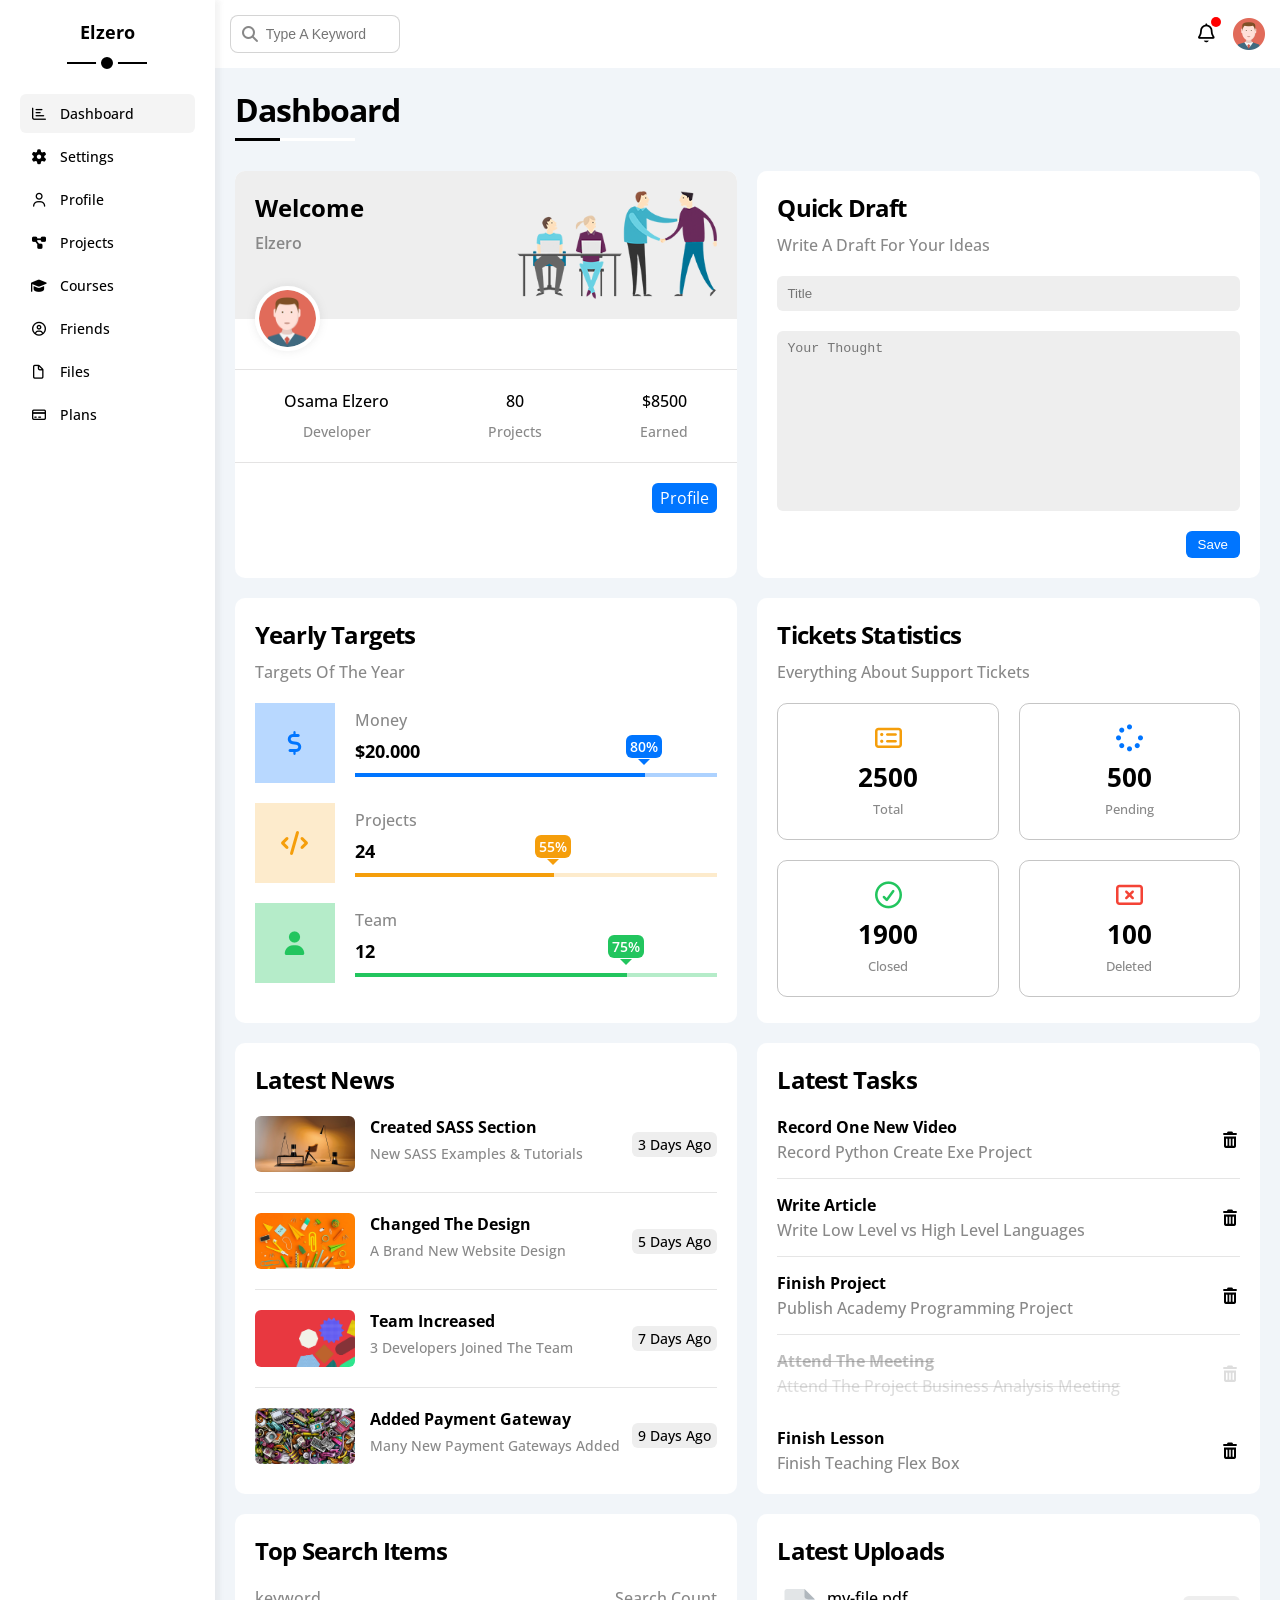
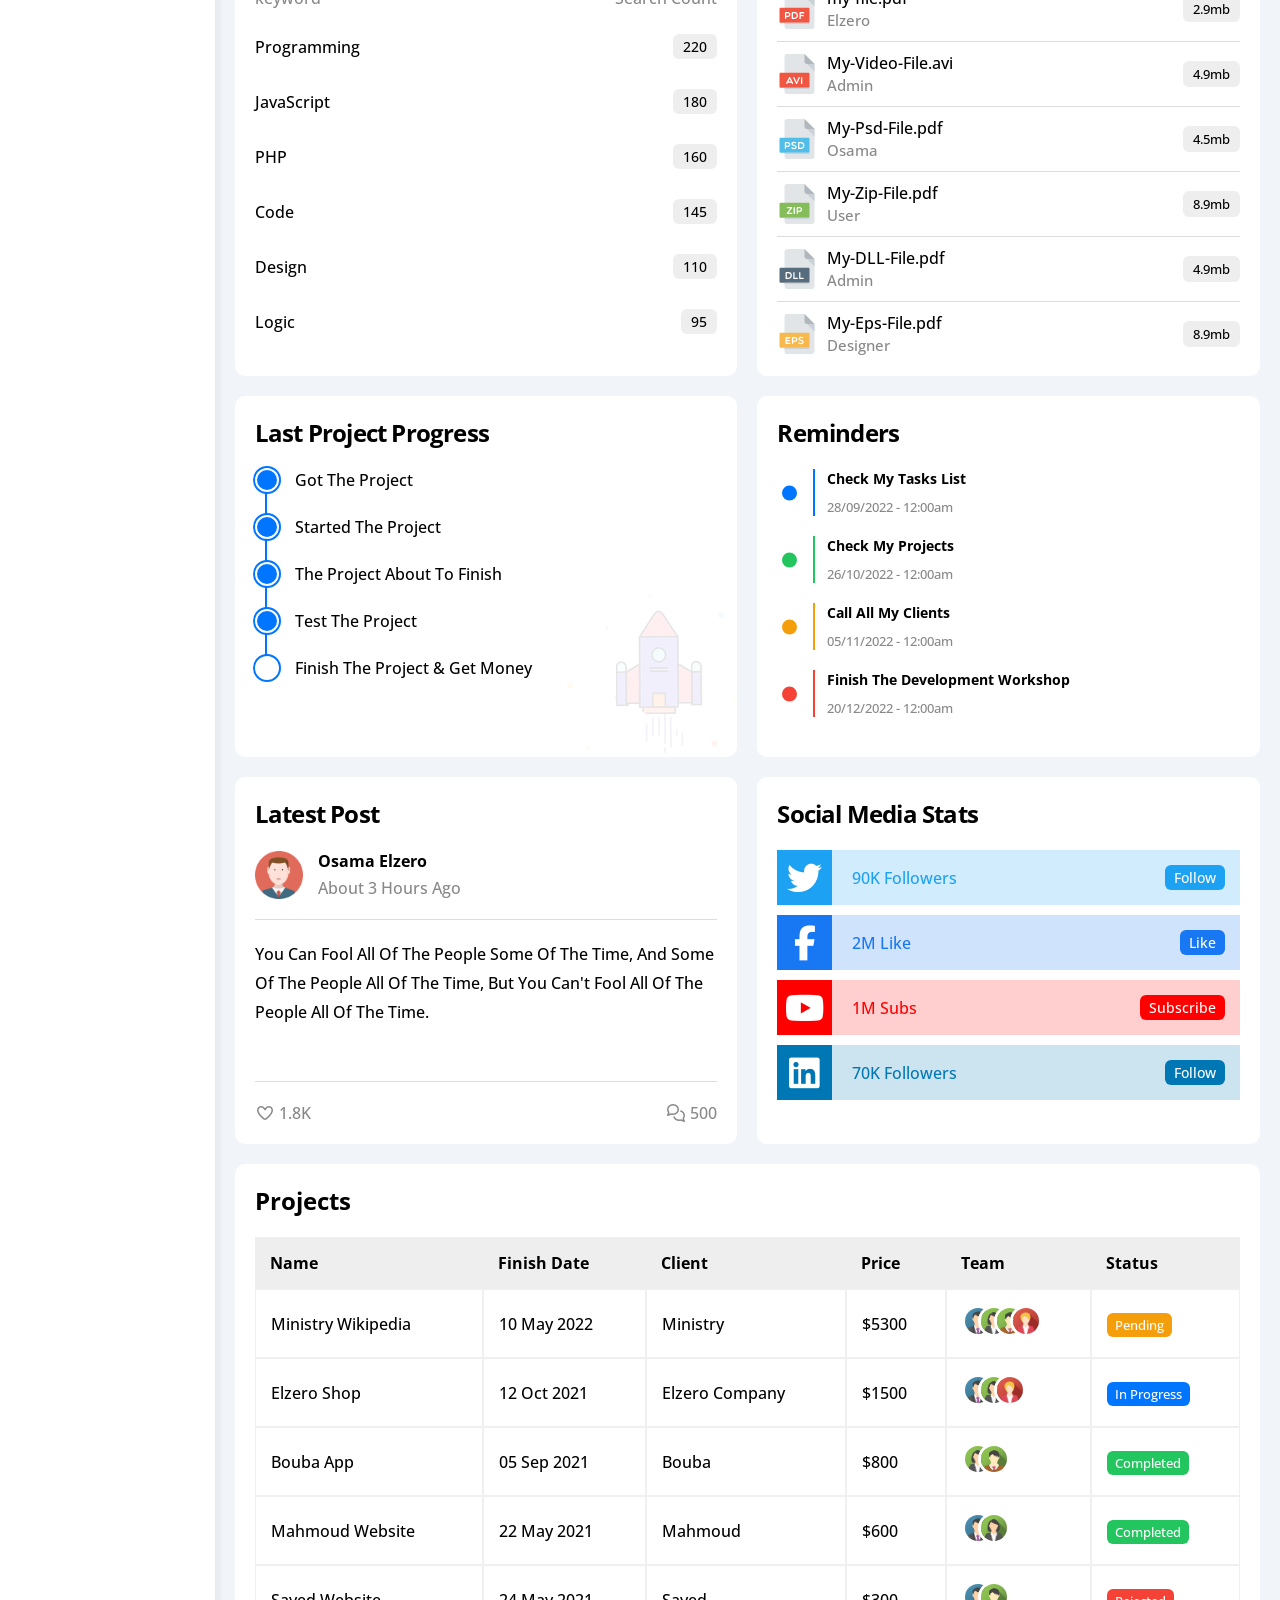
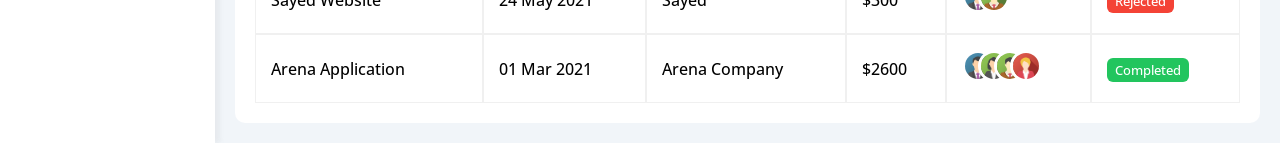
<file: index.html>
<!doctype html>
<html lang="en">
  <head>
    <meta charset="UTF-8" />
    <meta name="viewport" content="width=device-width, initial-scale=1.0" />
    <title>Dashboard</title>
    <!-- Framework -->
    <link rel="stylesheet" href="css/framework.css" />
    <!-- Main Style-->
    <link rel="stylesheet" href="css/style.css" />
    <!-- Component -->
     <link rel="stylesheet" href="css/components.css">
    <!-- Font Awesome -->
    <link rel="stylesheet" href="css/all.min.css" />
    <!-- Google Fonts -->
    <link rel="preconnect" href="https://fonts.googleapis.com" />
    <link rel="preconnect" href="https://fonts.gstatic.com" crossorigin />
    <link
      href="https://fonts.googleapis.com/css2?family=Cairo:wght@200..1000&family=Inter:ital,opsz,wght@0,14..32,100..900;1,14..32,100..900&family=Open+Sans:ital,wght@0,300..800;1,300..800&family=Plus+Jakarta+Sans:ital,wght@0,200..800;1,200..800&display=swap"
      rel="stylesheet"
    />
  </head>
  <body class="bg-body">
    <div class="main d-flex">
      <div class="sidebar bg-white p-20 p-relative">
        <div class="logo p-relative text-center">Elzero</div>
        <ul class="side-list">
          <li>
            <a href="index.html" class="active">
              <i class="fa-regular fa-chart-bar"></i> <span>Dashboard</span>
            </a>
          </li>
          <li>
            <a href="settings.html">
              <i class="fa-solid fa-gear"></i> <span>Settings</span>
            </a>
          </li>
          <li>
            <a href="profile.html">
              <i class="fa-regular fa-user"></i> <span>Profile</span>
            </a>
          </li>
          <li>
            <a href="projects.html">
              <i class="fa-solid fa-diagram-project"></i> <span>Projects</span>
            </a>
          </li>
          <li>
            <a href="courses.html">
              <i class="fa-solid fa-graduation-cap"></i> <span>Courses</span>
            </a>
          </li>
          <li>
            <a href="friends.html">
              <i class="fa-regular fa-circle-user"></i> <span>Friends</span>
            </a>
          </li>
          <li>
            <a href="files.html">
              <i class="fa-regular fa-file"></i> <span>Files</span>
            </a>
          </li>
          <li>
            <a href="plans.html">
              <i class="fa-regular fa-credit-card"></i> <span>Plans</span>
            </a>
          </li>
        </ul>
      </div>
      <div class="content w-100">
        <div class="nav bg-white p-15 d-flex j-between align-center">
          <div class="search p-relative">
            <input type="text" placeholder="Type A Keyword" />
          </div>
          <div class="profile d-flex align-center gap-15">
            <div class="notifications p-relative">
              <i class="fa-regular fa-bell"></i>
            </div>
            <img src="imgs/avatar.png" alt="profile" />
          </div>
        </div>
        <div class="page">
          <h1 class="p-relative mt-20 ml-20">Dashboard</h1>
          <div class="widgets m-20 d-grid gap-20">
            <!-- Start Welcome -->
            <div class="welcome bg-white rad-10 hidden">
              <div class="head d-flex j-between bg-alt p-relative p-20">
                <div class="info">
                  <h2>Welcome</h2>
                  <span>Elzero</span>
                </div>
                <img src="imgs/welcome.png" alt="" />
                <img src="imgs/avatar.png" alt="" class="avatar" />
              </div>
              <div class="space pt-20 pb-20">
                <div class="details">
                  <div class="boxs d-flex j-center j-arround text-center">
                    <div class="info">
                      <h3>Osama Elzero</h3>
                      <span>Developer</span>
                    </div>
                    <div class="info">
                      <h3>80</h3>
                      <span>Projects</span>
                    </div>
                    <div class="info">
                      <h3>$8500</h3>
                      <span>Earned</span>
                    </div>
                  </div>
                  <a href="#">Profile</a>
                </div>
              </div>
            </div>
            <!-- End Welcome -->
            <!-- Start Draft -->
            <div class="draft bg-white p-20 rad-10">
              <h2>Quick Draft</h2>
              <p>Write A Draft For Your Ideas</p>
              <form action="">
                <input type="text" placeholder="Title" />
                <textarea placeholder="Your Thought"></textarea>
                <input type="submit" value="Save" />
              </form>
            </div>
            <!-- End Draft -->
            <!-- Start Targets -->
            <div class="targets bg-white p-20 rad-10">
              <h2>Yearly Targets</h2>
              <p>Targets Of The Year</p>
              <div class="catigories">
                <div class="box d-flex align-center gap-20 mb-20">
                  <div class="iconty d-flex align-center j-center">
                    <i class="fa-solid fa-dollar-sign"></i>
                  </div>
                  <div class="details flex-1">
                    <span class="type">Money</span>
                    <div class="number">$20.000</div>
                    <div class="line">
                      <span
                        class="p-relative"
                        style="width: 80%"
                        data-number="80%"
                      ></span>
                    </div>
                  </div>
                </div>
                <div class="box d-flex align-center gap-20 mb-20">
                  <div class="iconty d-flex align-center j-center">
                    <i class="fa-solid fa-code"></i>
                  </div>
                  <div class="details flex-1">
                    <span class="type">Projects</span>
                    <div class="number">24</div>
                    <div class="line">
                      <span
                        class="p-relative"
                        style="width: 55%"
                        data-number="55%"
                      ></span>
                    </div>
                  </div>
                </div>
                <div class="box d-flex align-center gap-20 mb-20">
                  <div class="iconty d-flex align-center j-center">
                    <i class="fa-solid fa-user"></i>
                  </div>
                  <div class="details flex-1">
                    <span class="type">Team</span>
                    <div class="number">12</div>
                    <div class="line">
                      <span
                        class="p-relative"
                        style="width: 75%"
                        data-number="75%"
                      ></span>
                    </div>
                  </div>
                </div>
              </div>
            </div>
            <!-- End Targets -->
            <!-- Start tickets -->
            <div class="tickets bg-white rad-10 p-20">
              <h2>Tickets Statistics</h2>
              <p>Everything About Support Tickets</p>
              <div class="statistics d-grid gap-20">
                <div class="box rad-10 pt-20 pb-20 text-center">
                  <i
                    class="fa-regular fa-rectangle-list fa-2x mb-10 c-orange"
                  ></i>
                  <div class="number">2500</div>
                  <span>Total</span>
                </div>
                <div class="box rad-10 pt-20 pb-20 text-center">
                  <i class="fa-solid fa-spinner fa-2x mb-10 c-blue"></i>
                  <div class="number">500</div>
                  <span>Pending</span>
                </div>
                <div class="box rad-10 pt-20 pb-20 text-center">
                  <i class="fa-regular fa-circle-check fa-2x mb-10 c-green"></i>
                  <div class="number">1900</div>
                  <span>Closed</span>
                </div>
                <div class="box rad-10 pt-20 pb-20 text-center">
                  <i
                    class="fa-regular fa-rectangle-xmark fa-2x mb-10 c-red"
                  ></i>
                  <div class="number">100</div>
                  <span>Deleted</span>
                </div>
              </div>
            </div>
            <!-- End tickets -->
            <!-- Start News -->
            <div class="latest p-20 bg-white rad-10">
              <h2>Latest News</h2>
              <div class="news">
                <div
                  class="rectangle d-flex align-center j-between pb-20 pt-20"
                >
                  <div class="info d-flex gap-15">
                    <img src="imgs/news-01.png" alt="" class="rad-6" />
                    <div class="text">
                      <h3>Created SASS Section</h3>
                      <p>New SASS Examples & Tutorials</p>
                    </div>
                  </div>
                  <div class="days">3 Days Ago</div>
                </div>
                <div
                  class="rectangle d-flex align-center j-between pb-20 pt-20"
                >
                  <div class="info d-flex gap-15">
                    <img src="imgs/news-02.png" alt="" class="rad-6" />
                    <div class="text">
                      <h3>Changed The Design</h3>
                      <p>A Brand New Website Design</p>
                    </div>
                  </div>
                  <div class="days">5 Days Ago</div>
                </div>
                <div
                  class="rectangle d-flex align-center j-between pb-20 pt-20"
                >
                  <div class="info d-flex gap-15">
                    <img src="imgs/news-03.png" alt="" class="rad-6" />
                    <div class="text">
                      <h3>Team Increased</h3>
                      <p>3 Developers Joined The Team</p>
                    </div>
                  </div>
                  <div class="days">7 Days Ago</div>
                </div>
                <div
                  class="rectangle d-flex align-center j-between pb-20 pt-20"
                >
                  <div class="info d-flex gap-15">
                    <img src="imgs/news-04.png" alt="" class="rad-6" />
                    <div class="text">
                      <h3>Added Payment Gateway</h3>
                      <p>Many New Payment Gateways Added</p>
                    </div>
                  </div>
                  <div class="days">9 Days Ago</div>
                </div>
              </div>
            </div>
            <!-- End News -->
            <!-- Start Tasks -->
            <div class="latest p-20 bg-white rad-10">
              <h2 class="mb-20">Latest Tasks</h2>
              <div class="tasks">
                <div class="task d-flex align-center j-between">
                  <div class="info">
                    <h4>Record One New Video</h4>
                    <p>Record Python Create Exe Project</p>
                  </div>
                  <i class="fa-solid fa-trash-can"></i>
                </div>
                <div class="task d-flex align-center j-between">
                  <div class="info">
                    <h4>Write Article</h4>
                    <p>Write Low Level vs High Level Languages</p>
                  </div>
                  <i class="fa-solid fa-trash-can"></i>
                </div>
                <div class="task d-flex align-center j-between">
                  <div class="info">
                    <h4>Finish Project</h4>
                    <p>Publish Academy Programming Project</p>
                  </div>
                  <i class="fa-solid fa-trash-can"></i>
                </div>
                <div class="task d-flex align-center j-between">
                  <div class="info">
                    <h4>Attend The Meeting</h4>
                    <p>Attend The Project Business Analysis Meeting</p>
                  </div>
                  <i class="fa-solid fa-trash-can"></i>
                </div>
                <div class="task d-flex align-center j-between">
                  <div class="info">
                    <h4>Finish Lesson</h4>
                    <p>Finish Teaching Flex Box</p>
                  </div>
                  <i class="fa-solid fa-trash-can"></i>
                </div>
              </div>
            </div>
            <!-- End Tasks -->
            <!-- Start Search -->
            <div class="top-search p-20 bg-white rad-10">
              <h2 class="mb-20">Top Search Items</h2>
              <div class="description d-flex j-between align-center mb-10">
                <span class="keyword">keyword</span>
                <span class="Count">Search Count</span>
              </div>
              <ul class="search-list">
                <li class="pt-15 pb-15 d-flex align-center j-between">
                  Programming <span class="number">220</span>
                </li>
                <li class="pt-15 pb-15 d-flex align-center j-between">
                  JavaScript <span class="number">180</span>
                </li>
                <li class="pt-15 pb-15 d-flex align-center j-between">
                  PHP <span class="number">160</span>
                </li>
                <li class="pt-15 pb-15 d-flex align-center j-between">
                  Code <span class="number">145</span>
                </li>
                <li class="pt-15 pb-15 d-flex align-center j-between">
                  Design <span class="number">110</span>
                </li>
                <li class="pt-15 pb-15 d-flex align-center j-between">
                  Logic <span class="number">95</span>
                </li>
              </ul>
            </div>
            <!-- End Search -->
            <!-- Start Uploads -->
            <div class="uploads p-20 bg-white rad-10">
              <h2 class="mb-20">Latest Uploads</h2>
              <div class="body">
                <div class="box d-flex align-center j-between">
                  <div class="head">
                    <img src="imgs/pdf.svg" alt="" />
                    <div class="info">
                      <h4>my-file.pdf</h4>
                      <span class="uploader">Elzero</span>
                    </div>
                  </div>
                  <div class="space">2.9mb</div>
                </div>
                <div class="box d-flex align-center j-between">
                  <div class="head">
                    <img src="imgs/avi.svg" alt="" />
                    <div class="info">
                      <h4>My-Video-File.avi</h4>
                      <span class="uploader">Admin</span>
                    </div>
                  </div>
                  <div class="space">4.9mb</div>
                </div>
                <div class="box d-flex align-center j-between">
                  <div class="head">
                    <img src="imgs/psd.svg" alt="" />
                    <div class="info">
                      <h4>My-Psd-File.pdf</h4>
                      <span class="uploader">Osama</span>
                    </div>
                  </div>
                  <div class="space">4.5mb</div>
                </div>
                <div class="box d-flex align-center j-between">
                  <div class="head">
                    <img src="imgs/zip.svg" alt="" />
                    <div class="info">
                      <h4>My-Zip-File.pdf</h4>
                      <span class="uploader">User</span>
                    </div>
                  </div>
                  <div class="space">8.9mb</div>
                </div>
                <div class="box d-flex align-center j-between">
                  <div class="head">
                    <img src="imgs/dll.svg" alt="" />
                    <div class="info">
                      <h4>My-DLL-File.pdf</h4>
                      <span class="uploader">Admin</span>
                    </div>
                  </div>
                  <div class="space">4.9mb</div>
                </div>
                <div class="box d-flex align-center j-between">
                  <div class="head">
                    <img src="imgs/eps.svg" alt="" />
                    <div class="info">
                      <h4>My-Eps-File.pdf</h4>
                      <span class="uploader">Designer</span>
                    </div>
                  </div>
                  <div class="space">8.9mb</div>
                </div>
              </div>
            </div>
            <!-- End Uploads -->
            <!-- Start Progress -->
            <div class="progress p-20 bg-white rad-10 p-relative">
              <h2 class="mb-20">Last Project Progress</h2>
              <ul class="progress-list pl-20 p-relative">
                <li class="p-relative pl-20">Got The Project</li>
                <li class="p-relative pl-20">Started The Project</li>
                <li class="p-relative pl-20">The Project About To Finish</li>
                <li class="p-relative pl-20">Test The Project</li>
                <li class="p-relative pl-20">Finish The Project & Get Money</li>
              </ul>
              <img class="hide-mobile" src="imgs/project.png" alt="" />
            </div>
            <!-- End Progress -->
            <!-- Start Reminders -->
            <div class="reminders p-20 bg-white rad-10">
              <h2 class="mb-20">Reminders</h2>
              <ul>
                <li class="p-relative mb-20">
                  Check My Tasks List
                  <p class="time">28/09/2022 - 12:00am</p>
                </li>
                <li class="p-relative mb-20">
                  Check My Projects
                  <p class="time">26/10/2022 - 12:00am</p>
                </li>
                <li class="p-relative mb-20">
                  Call All My Clients
                  <p class="time">05/11/2022 - 12:00am</p>
                </li>
                <li class="p-relative mb-20">
                  Finish The Development Workshop
                  <p class="time">20/12/2022 - 12:00am</p>
                </li>
              </ul>
            </div>
            <!-- End Reminders -->
            <!-- Start Post -->
            <div class="latest bg-white p-20 rad-10">
              <h2 class="mb-20">Latest Post</h2>
              <div class="post">
                <div class="head d-flex align-center gap-15 pb-20 mb-20">
                  <img src="imgs/avatar.png" alt="" />
                  <div class="info">
                    <h3>Osama Elzero</h3>
                    <p>About 3 Hours Ago</p>
                  </div>
                </div>
                <p class="describe mb-20">
                  You can fool all of the people some of the time, and some of
                  the people all of the time, but you can't fool all of the
                  people all of the time.
                </p>
                <div class="foot d-flex align-center j-between">
                  <div class="left">
                    <i class="fa-regular fa-heart"></i>
                    <span>1.8K</span>
                  </div>
                  <div class="right">
                    <i class="fa-regular fa-comments"></i>
                    <span>500</span>
                  </div>
                </div>
              </div>
            </div>
            <!-- End Post -->
            <!-- Start Social -->
            <div class="social p-20 bg-white rad-10">
              <h2 class="mb-20">Social Media Stats</h2>
              <div class="media">
                <div class="box mb-10 pr-15 d-flex align-center">
                  <div class="icon">
                    <i class="fa-brands fa-twitter"></i>
                  </div>
                  <div class="text">90K Followers</div>
                  <a href="#">Follow</a>
                </div>
                <div class="box mb-10 pr-15 d-flex align-center">
                  <div class="icon">
                    <i class="fa-brands fa-facebook-f"></i>
                  </div>
                  <div class="text">2M Like</div>
                  <a href="#">Like</a>
                </div>
                <div class="box mb-10 pr-15 d-flex align-center">
                  <div class="icon">
                    <i class="fa-brands fa-youtube"></i>
                  </div>
                  <div class="text">1M Subs</div>
                  <a href="#">Subscribe</a>
                </div>
                <div class="box mb-10 pr-15 d-flex align-center">
                  <div class="icon">
                    <i class="fa-brands fa-linkedin"></i>
                  </div>
                  <div class="text">70K Followers</div>
                  <a href="#">Follow</a>
                </div>
              </div>
            </div>
            <!-- End Social -->
          </div>
          <div class="projects m-20 p-20 bg-white rad-10 mt-20">
            <h2 class="mb-20">Projects</h2>
            <div class="holder overflow-x-auto">
              <table class=" text-justify">
                <thead>
                  <tr>
                    <th>Name</th>
                    <th>Finish Date</th>
                    <th>Client</th>
                    <th>Price</th>
                    <th>Team</th>
                    <th>Status</th>
                  </tr>
                </thead>
                <tbody>
                  <tr>
                    <td>Ministry Wikipedia</td>
                    <td>10 May 2022</td>
                    <td>Ministry</td>
                    <td>$5300</td>
                    <td>
                      <div class="imgs">
                        <img src="imgs/team-01.png" alt="" />
                        <img src="imgs/team-02.png" alt="" />
                        <img src="imgs/team-03.png" alt="" />
                        <img src="imgs/team-05.png" alt="" />
                      </div>
                    </td>
                    <td>
                      <span class="state">Pending</span>
                    </td>
                  </tr>
                  <tr>
                    <td>Elzero Shop</td>
                    <td>12 Oct 2021</td>
                    <td>Elzero Company</td>
                    <td>$1500</td>
                    <td>
                      <div class="imgs">
                        <img src="imgs/team-01.png" alt="" />
                        <img src="imgs/team-02.png" alt="" />
                        <img src="imgs/team-05.png" alt="" />
                      </div>
                    </td>
                    <td>
                      <span class="state">In Progress</span>
                    </td>
                  </tr>
                  <tr>
                    <td>Bouba App</td>
                    <td>05 Sep 2021</td>
                    <td>Bouba</td>
                    <td>$800</td>
                    <td>
                      <div class="imgs">
                        <img src="imgs/team-02.png" alt="" />
                        <img src="imgs/team-03.png" alt="" />
                      </div>
                    </td>
                    <td>
                      <span class="state">Completed</span>
                    </td>
                  </tr>
                  <tr>
                    <td>Mahmoud Website</td>
                    <td>22 May 2021</td>
                    <td>Mahmoud</td>
                    <td>$600</td>
                    <td>
                      <div class="imgs">
                        <img src="imgs/team-01.png" alt="" />
                        <img src="imgs/team-02.png" alt="" />
                      </div>
                    </td>
                    <td>
                      <span class="state">Completed</span>
                    </td>
                  </tr>
                  <tr>
                    <td>Sayed Website</td>
                    <td>24 May 2021</td>
                    <td>Sayed</td>
                    <td>$300</td>
                    <td>
                      <div class="imgs">
                        <img src="imgs/team-01.png" alt="" />
                        <img src="imgs/team-03.png" alt="" />
                      </div>
                    </td>
                    <td>
                      <span class="state">Rejected</span>
                    </td>
                  </tr>
                  <tr>
                    <td>Arena Application</td>
                    <td>01 Mar 2021</td>
                    <td>Arena Company</td>
                    <td>$2600</td>
                    <td>
                      <div class="imgs">
                        <img src="imgs/team-01.png" alt="" />
                        <img src="imgs/team-02.png" alt="" />
                        <img src="imgs/team-03.png" alt="" />
                        <img src="imgs/team-05.png" alt="" />
                      </div>
                    </td>
                    <td>
                      <span class="state">Completed</span>
                    </td>
                  </tr>
                </tbody>
              </table>
            </div>
          </div>
        </div>
      </div>
    </div>
  </body>
</html>
</file>
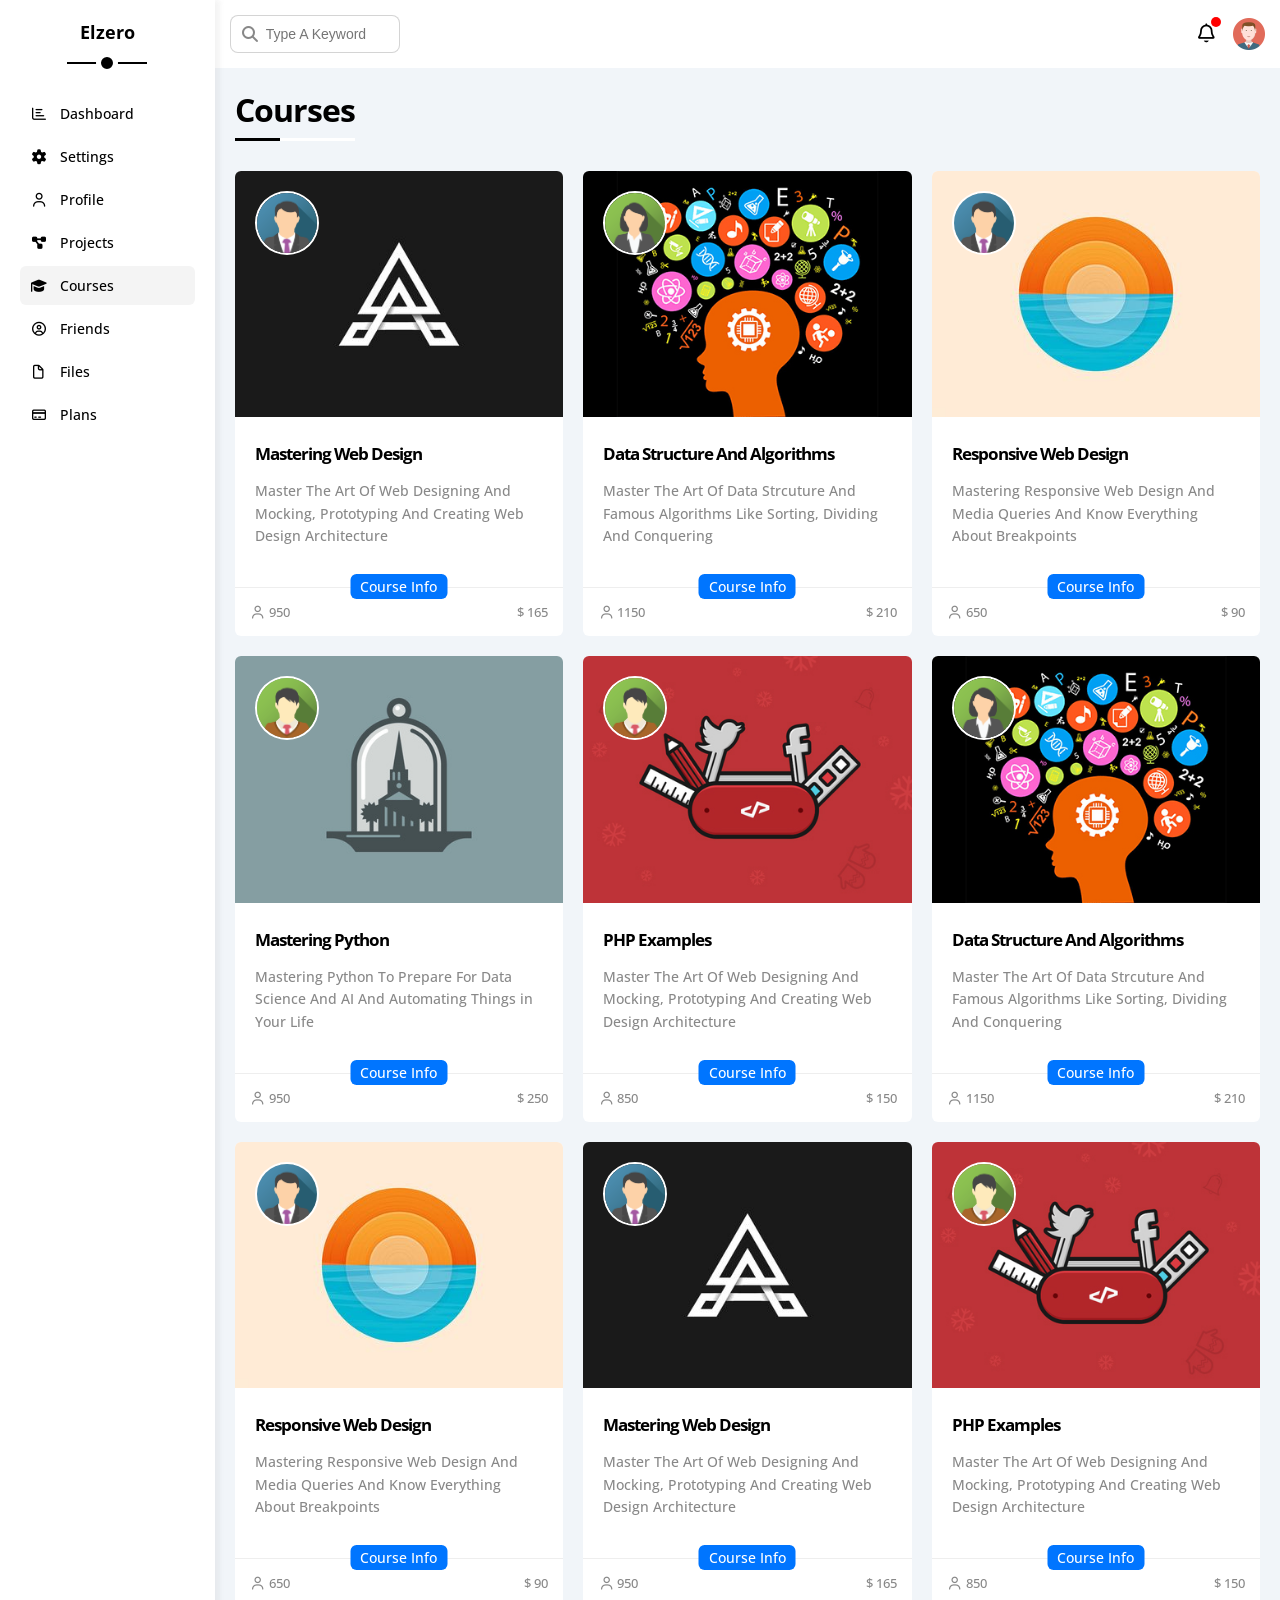
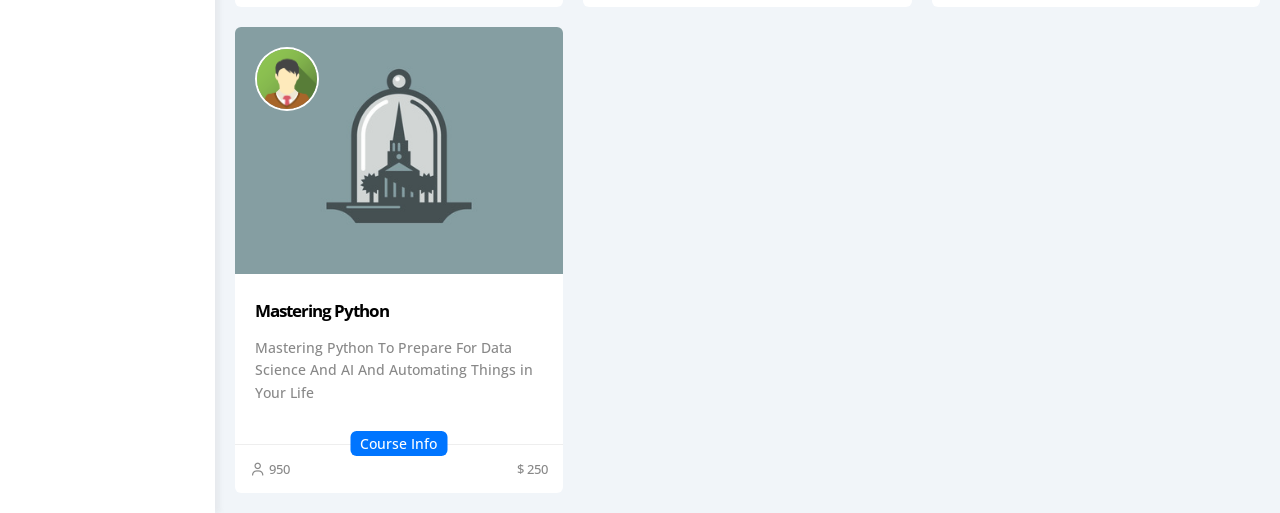
<file: courses.html>
<!doctype html>
<html lang="en">
  <head>
    <meta charset="UTF-8" />
    <meta name="viewport" content="width=device-width, initial-scale=1.0" />
    <title>Courses</title>
    <!-- Framework -->
    <link rel="stylesheet" href="css/framework.css" />
    <!-- Main Style-->
    <link rel="stylesheet" href="css/courses.css" />
    <!-- Component -->
    <link rel="stylesheet" href="css/components.css" />
    <!-- Font Awesome -->
    <link rel="stylesheet" href="css/all.min.css" />
    <!-- Google Fonts -->
    <link rel="preconnect" href="https://fonts.googleapis.com" />
    <link rel="preconnect" href="https://fonts.gstatic.com" crossorigin />
    <link
      href="https://fonts.googleapis.com/css2?family=Cairo:wght@200..1000&family=Inter:ital,opsz,wght@0,14..32,100..900;1,14..32,100..900&family=Open+Sans:ital,wght@0,300..800;1,300..800&family=Plus+Jakarta+Sans:ital,wght@0,200..800;1,200..800&display=swap"
      rel="stylesheet"
    />
  </head>
  <body class="bg-body">
    <div class="main d-flex">
      <div class="sidebar bg-white p-20 p-relative">
        <div class="logo p-relative text-center">Elzero</div>
        <ul class="side-list">
          <li>
            <a href="index.html">
              <i class="fa-regular fa-chart-bar"></i> <span>Dashboard</span>
            </a>
          </li>
          <li>
            <a href="settings.html">
              <i class="fa-solid fa-gear"></i> <span>Settings</span>
            </a>
          </li>
          <li>
            <a href="profile.html">
              <i class="fa-regular fa-user"></i> <span>Profile</span>
            </a>
          </li>
          <li>
            <a href="projects.html">
              <i class="fa-solid fa-diagram-project"></i> <span>Projects</span>
            </a>
          </li>
          <li>
            <a href="courses.html" class="active">
              <i class="fa-solid fa-graduation-cap"></i> <span>Courses</span>
            </a>
          </li>
          <li>
            <a href="friends.html">
              <i class="fa-regular fa-circle-user"></i> <span>Friends</span>
            </a>
          </li>
          <li>
            <a href="files.html">
              <i class="fa-regular fa-file"></i> <span>Files</span>
            </a>
          </li>
          <li>
            <a href="plans.html">
              <i class="fa-regular fa-credit-card"></i> <span>Plans</span>
            </a>
          </li>
        </ul>
      </div>
      <div class="content w-100">
        <div class="nav bg-white p-15 d-flex j-between align-center">
          <div class="search p-relative">
            <input type="text" placeholder="Type A Keyword" />
          </div>
          <div class="profile d-flex align-center gap-15">
            <div class="notifications p-relative">
              <i class="fa-regular fa-bell"></i>
            </div>
            <img src="imgs/avatar.png" alt="profile" />
          </div>
        </div>
        <div class="page">
          <h1 class="p-relative mt-20 ml-20">Courses</h1>
          <div class="widgets m-20 d-grid">
            <div class="card rad-6 bg-white">
              <div class="image p-relative">
                <img src="imgs/course-01.jpg" alt="" />
                <img src="imgs/team-01.png" alt="" class="person" />
              </div>
              <div class="details p-20">
                <h4>Mastering Web Design</h4>
                <p>
                  Master The Art Of Web Designing And Mocking, Prototyping And
                  Creating Web Design Architecture
                </p>
              </div>
              <div class="foot p-15 p-relative d-flex j-between align-center">
                <div class="info">Course Info</div>
                <span class="members"
                  ><i class="fa-regular fa-user"></i> 950</span
                >
                <span class="price">$ 165</span>
              </div>
            </div>
            <div class="card rad-6 bg-white">
              <div class="image p-relative">
                <img src="imgs/course-02.jpg" alt="" />
                <img src="imgs/team-02.png" alt="" class="person" />
              </div>
              <div class="details p-20">
                <h4>Data Structure And Algorithms</h4>
                <p>
                  Master The Art Of Data Strcuture And Famous Algorithms Like
                  Sorting, Dividing And Conquering
                </p>
              </div>
              <div class="foot p-15 p-relative d-flex j-between align-center">
                <div class="info">Course Info</div>
                <span class="members"
                  ><i class="fa-regular fa-user"></i> 1150</span
                >
                <span class="price">$ 210</span>
              </div>
            </div>
            <div class="card rad-6 bg-white">
              <div class="image p-relative">
                <img src="imgs/course-03.jpg" alt="" />
                <img src="imgs/team-01.png" alt="" class="person" />
              </div>
              <div class="details p-20">
                <h4>Responsive Web Design</h4>
                <p>
                  Mastering Responsive Web Design And Media Queries And Know
                  Everything About Breakpoints
                </p>
              </div>
              <div class="foot p-15 p-relative d-flex j-between align-center">
                <div class="info">Course Info</div>
                <span class="members"
                  ><i class="fa-regular fa-user"></i> 650</span
                >
                <span class="price">$ 90</span>
              </div>
            </div>
            <div class="card rad-6 bg-white">
              <div class="image p-relative">
                <img src="imgs/course-04.jpg" alt="" />
                <img src="imgs/team-03.png" alt="" class="person" />
              </div>
              <div class="details p-20">
                <h4>Mastering Python</h4>
                <p>
                  Mastering Python To Prepare For Data Science And AI And
                  Automating Things in Your Life
                </p>
              </div>
              <div class="foot p-15 p-relative d-flex j-between align-center">
                <div class="info">Course Info</div>
                <span class="members"
                  ><i class="fa-regular fa-user"></i> 950</span
                >
                <span class="price">$ 250</span>
              </div>
            </div>
            <div class="card rad-6 bg-white">
              <div class="image p-relative">
                <img src="imgs/course-05.jpg" alt="" />
                <img src="imgs/team-03.png" alt="" class="person" />
              </div>
              <div class="details p-20">
                <h4>PHP Examples</h4>
                <p>
                  Master The Art Of Web Designing And Mocking, Prototyping And
                  Creating Web Design Architecture
                </p>
              </div>
              <div class="foot p-15 p-relative d-flex j-between align-center">
                <div class="info">Course Info</div>
                <span class="members"
                  ><i class="fa-regular fa-user"></i> 850</span
                >
                <span class="price">$ 150</span>
              </div>
            </div>
            <div class="card rad-6 bg-white">
              <div class="image p-relative">
                <img src="imgs/course-02.jpg" alt="" />
                <img src="imgs/team-02.png" alt="" class="person" />
              </div>
              <div class="details p-20">
                <h4>Data Structure And Algorithms</h4>
                <p>
                  Master The Art Of Data Strcuture And Famous Algorithms Like
                  Sorting, Dividing And Conquering
                </p>
              </div>
              <div class="foot p-15 p-relative d-flex j-between align-center">
                <div class="info">Course Info</div>
                <span class="members"
                  ><i class="fa-regular fa-user"></i> 1150</span
                >
                <span class="price">$ 210</span>
              </div>
            </div>
            <div class="card rad-6 bg-white">
              <div class="image p-relative">
                <img src="imgs/course-03.jpg" alt="" />
                <img src="imgs/team-01.png" alt="" class="person" />
              </div>
              <div class="details p-20">
                <h4>Responsive Web Design</h4>
                <p>
                  Mastering Responsive Web Design And Media Queries And Know
                  Everything About Breakpoints
                </p>
              </div>
              <div class="foot p-15 p-relative d-flex j-between align-center">
                <div class="info">Course Info</div>
                <span class="members"
                  ><i class="fa-regular fa-user"></i> 650</span
                >
                <span class="price">$ 90</span>
              </div>
            </div>
            <div class="card rad-6 bg-white">
              <div class="image p-relative">
                <img src="imgs/course-01.jpg" alt="" />
                <img src="imgs/team-01.png" alt="" class="person" />
              </div>
              <div class="details p-20">
                <h4>Mastering Web Design</h4>
                <p>
                  Master The Art Of Web Designing And Mocking, Prototyping And
                  Creating Web Design Architecture
                </p>
              </div>
              <div class="foot p-15 p-relative d-flex j-between align-center">
                <div class="info">Course Info</div>
                <span class="members"
                  ><i class="fa-regular fa-user"></i> 950</span
                >
                <span class="price">$ 165</span>
              </div>
            </div>
            <div class="card rad-6 bg-white">
              <div class="image p-relative">
                <img src="imgs/course-05.jpg" alt="" />
                <img src="imgs/team-03.png" alt="" class="person" />
              </div>
              <div class="details p-20">
                <h4>PHP Examples</h4>
                <p>
                  Master The Art Of Web Designing And Mocking, Prototyping And
                  Creating Web Design Architecture
                </p>
              </div>
              <div class="foot p-15 p-relative d-flex j-between align-center">
                <div class="info">Course Info</div>
                <span class="members"
                  ><i class="fa-regular fa-user"></i> 850</span
                >
                <span class="price">$ 150</span>
              </div>
            </div>
            <div class="card rad-6 bg-white">
              <div class="image p-relative">
                <img src="imgs/course-04.jpg" alt="" />
                <img src="imgs/team-03.png" alt="" class="person" />
              </div>
              <div class="details p-20">
                <h4>Mastering Python</h4>
                <p>
                  Mastering Python To Prepare For Data Science And AI And
                  Automating Things in Your Life
                </p>
              </div>
              <div class="foot p-15 p-relative d-flex j-between align-center">
                <div class="info">Course Info</div>
                <span class="members"
                  ><i class="fa-regular fa-user"></i> 950</span
                >
                <span class="price">$ 250</span>
              </div>
            </div>
          </div>
        </div>
      </div>
    </div>
  </body>
</html>
</file>
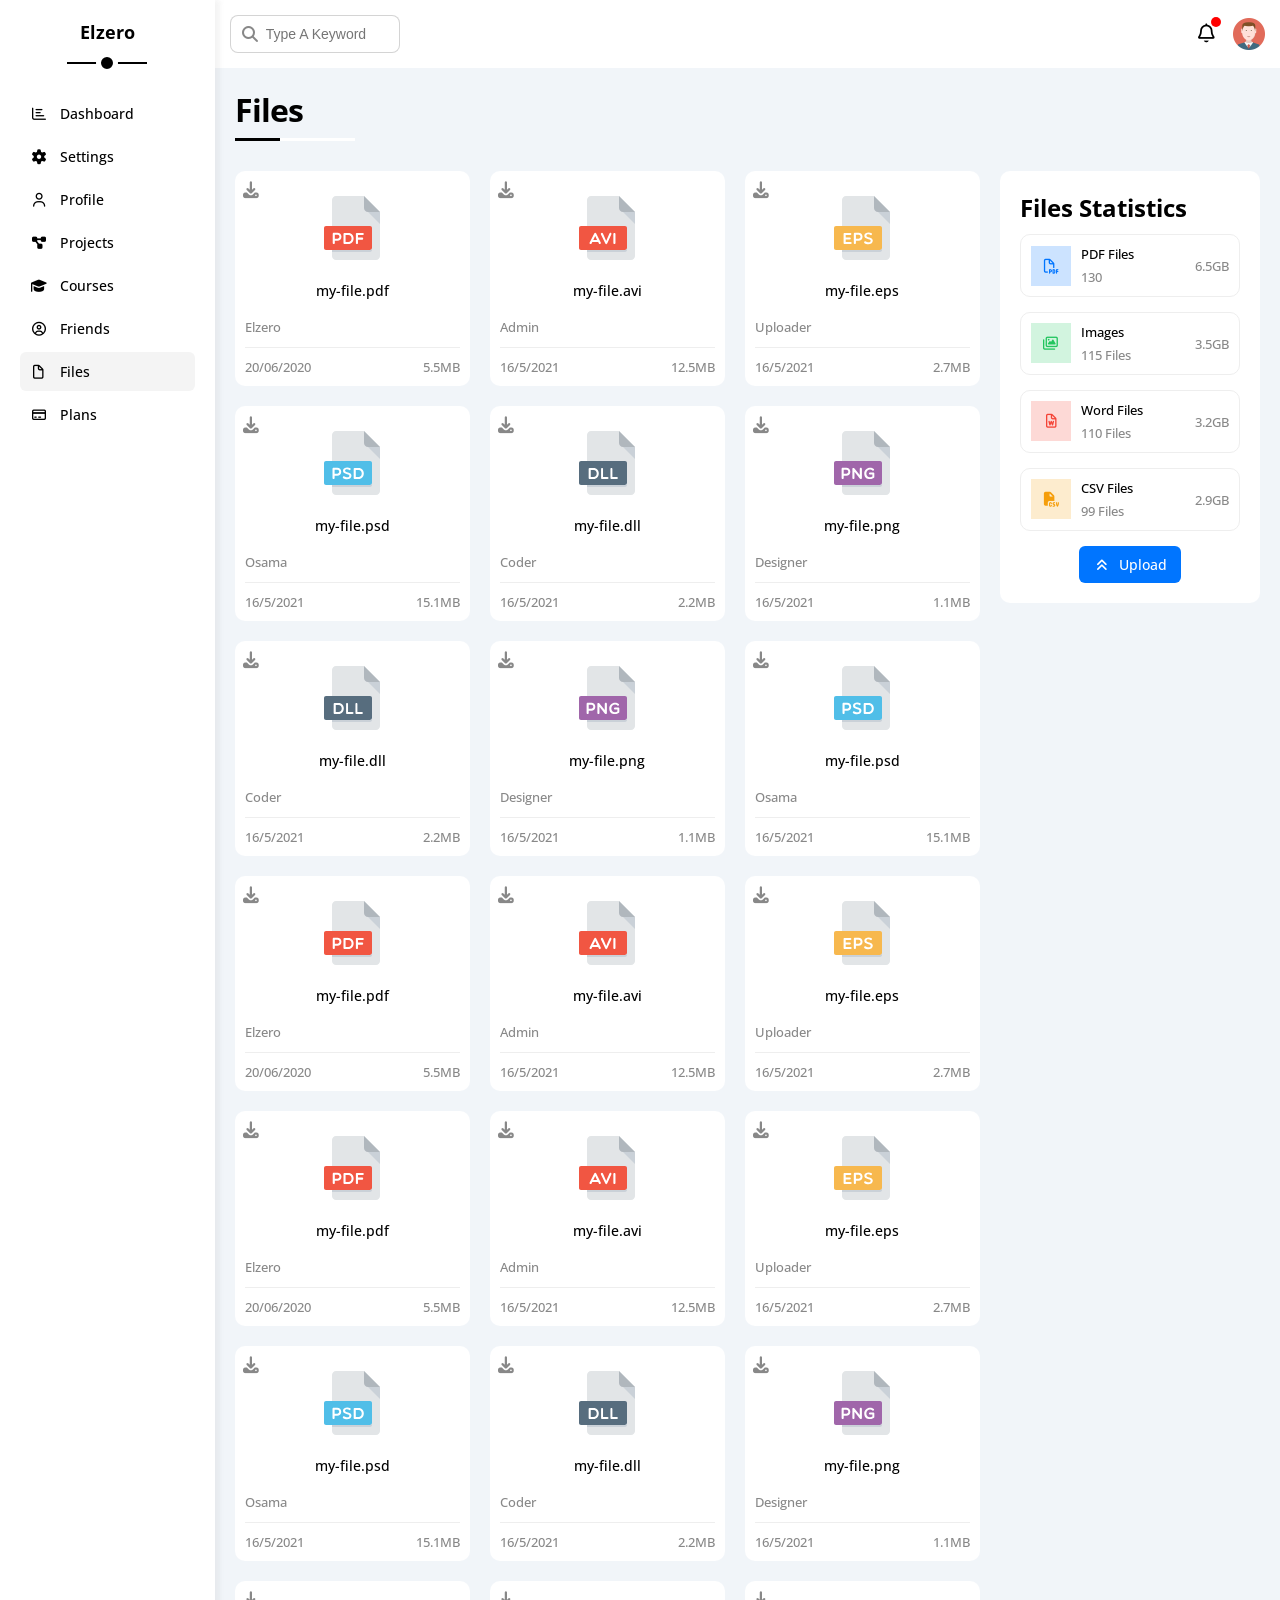
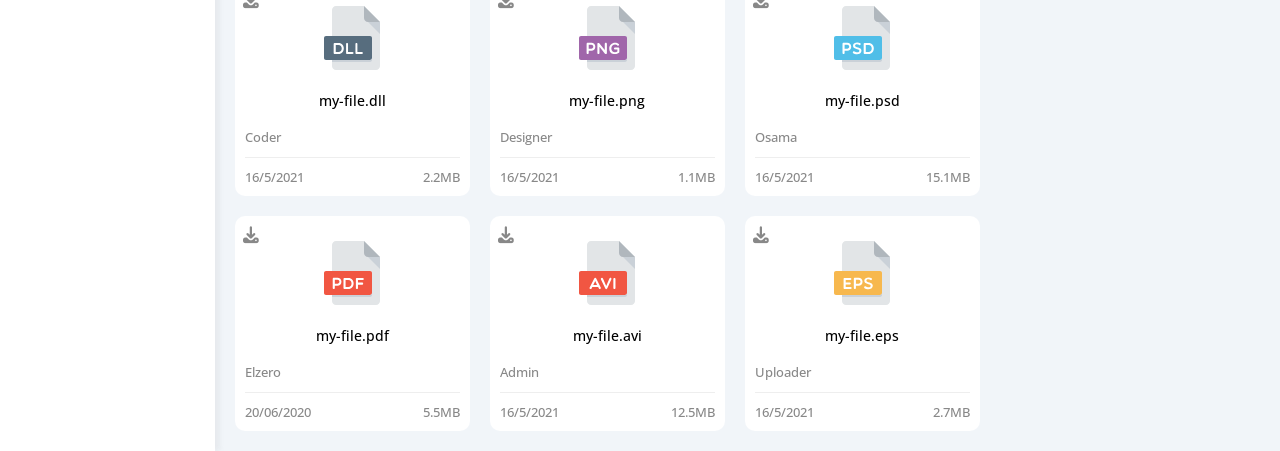
<file: files.html>
<!doctype html>
<html lang="en">
  <head>
    <meta charset="UTF-8" />
    <meta name="viewport" content="width=device-width, initial-scale=1.0" />
    <title>Files</title>
    <!-- Framework -->
    <link rel="stylesheet" href="css/framework.css" />
    <!-- Main Style-->
    <link rel="stylesheet" href="css/files.css" />
    <!-- Component -->
    <link rel="stylesheet" href="css/components.css" />
    <!-- Font Awesome -->
    <link rel="stylesheet" href="css/all.min.css" />
    <!-- Google Fonts -->
    <link rel="preconnect" href="https://fonts.googleapis.com" />
    <link rel="preconnect" href="https://fonts.gstatic.com" crossorigin />
    <link
      href="https://fonts.googleapis.com/css2?family=Cairo:wght@200..1000&family=Inter:ital,opsz,wght@0,14..32,100..900;1,14..32,100..900&family=Open+Sans:ital,wght@0,300..800;1,300..800&family=Plus+Jakarta+Sans:ital,wght@0,200..800;1,200..800&display=swap"
      rel="stylesheet"
    />
  </head>
  <body class="bg-body">
    <div class="main d-flex">
      <div class="sidebar bg-white p-20 p-relative">
        <div class="logo p-relative text-center">Elzero</div>
        <ul class="side-list">
          <li>
            <a href="index.html">
              <i class="fa-regular fa-chart-bar"></i> <span>Dashboard</span>
            </a>
          </li>
          <li>
            <a href="settings.html">
              <i class="fa-solid fa-gear"></i> <span>Settings</span>
            </a>
          </li>
          <li>
            <a href="profile.html">
              <i class="fa-regular fa-user"></i> <span>Profile</span>
            </a>
          </li>
          <li>
            <a href="projects.html">
              <i class="fa-solid fa-diagram-project"></i> <span>Projects</span>
            </a>
          </li>
          <li>
            <a href="courses.html">
              <i class="fa-solid fa-graduation-cap"></i> <span>Courses</span>
            </a>
          </li>
          <li>
            <a href="friends.html">
              <i class="fa-regular fa-circle-user"></i> <span>Friends</span>
            </a>
          </li>
          <li>
            <a href="files.html" class="active">
              <i class="fa-regular fa-file"></i> <span>Files</span>
            </a>
          </li>
          <li>
            <a href="plans.html">
              <i class="fa-regular fa-credit-card"></i> <span>Plans</span>
            </a>
          </li>
        </ul>
      </div>
      <div class="content w-100">
        <div class="nav bg-white p-15 d-flex j-between align-center">
          <div class="search p-relative">
            <input type="text" placeholder="Type A Keyword" />
          </div>
          <div class="profile d-flex align-center gap-15">
            <div class="notifications p-relative">
              <i class="fa-regular fa-bell"></i>
            </div>
            <img src="imgs/avatar.png" alt="profile" />
          </div>
        </div>
        <div class="page">
          <h1 class="p-relative mt-20 ml-20">Files</h1>
          <div class="widegts m-20 d-flex align-start gap-20">
            <div class="files d-grid gap-20">
              <div class="card p-10 bg-white rad-10 p-relative">
                <i class="fa-solid fa-download"></i>
                <div class="body text-center">
                  <img src="imgs/pdf.svg" alt="" />
                  <h6>my-file.pdf</h6>
                </div>
                <span class="name">Elzero</span>
                <div class="foot d-flex align-center j-between">
                  <span class="date">20/06/2020</span>
                  <span class="space">5.5MB</span>
                </div>
              </div>
              <div class="card p-10 bg-white rad-10 p-relative">
                <i class="fa-solid fa-download"></i>
                <div class="body text-center">
                  <img src="imgs/avi.svg" alt="" />
                  <h6>my-file.avi</h6>
                </div>
                <span class="name">Admin</span>
                <div class="foot d-flex align-center j-between">
                  <span class="date">16/5/2021</span>
                  <span class="space">12.5MB</span>
                </div>
              </div>
              <div class="card p-10 bg-white rad-10 p-relative">
                <i class="fa-solid fa-download"></i>
                <div class="body text-center">
                  <img src="imgs/eps.svg" alt="" />
                  <h6>my-file.eps</h6>
                </div>
                <span class="name">Uploader</span>
                <div class="foot d-flex align-center j-between">
                  <span class="date">16/5/2021</span>
                  <span class="space">2.7MB</span>
                </div>
              </div>
              <div class="card p-10 bg-white rad-10 p-relative">
                <i class="fa-solid fa-download"></i>
                <div class="body text-center">
                  <img src="imgs/psd.svg" alt="" />
                  <h6>my-file.psd</h6>
                </div>
                <span class="name">Osama</span>
                <div class="foot d-flex align-center j-between">
                  <span class="date">16/5/2021</span>
                  <span class="space">15.1MB</span>
                </div>
              </div>
              <div class="card p-10 bg-white rad-10 p-relative">
                <i class="fa-solid fa-download"></i>
                <div class="body text-center">
                  <img src="imgs/dll.svg" alt="" />
                  <h6>my-file.dll</h6>
                </div>
                <span class="name">Coder</span>
                <div class="foot d-flex align-center j-between">
                  <span class="date">16/5/2021</span>
                  <span class="space">2.2MB</span>
                </div>
              </div>
              <div class="card p-10 bg-white rad-10 p-relative">
                <i class="fa-solid fa-download"></i>
                <div class="body text-center">
                  <img src="imgs/png.svg" alt="" />
                  <h6>my-file.png</h6>
                </div>
                <span class="name">Designer</span>
                <div class="foot d-flex align-center j-between">
                  <span class="date">16/5/2021</span>
                  <span class="space">1.1MB</span>
                </div>
              </div>
              <div class="card p-10 bg-white rad-10 p-relative">
                <i class="fa-solid fa-download"></i>
                <div class="body text-center">
                  <img src="imgs/dll.svg" alt="" />
                  <h6>my-file.dll</h6>
                </div>
                <span class="name">Coder</span>
                <div class="foot d-flex align-center j-between">
                  <span class="date">16/5/2021</span>
                  <span class="space">2.2MB</span>
                </div>
              </div>
              <div class="card p-10 bg-white rad-10 p-relative">
                <i class="fa-solid fa-download"></i>
                <div class="body text-center">
                  <img src="imgs/png.svg" alt="" />
                  <h6>my-file.png</h6>
                </div>
                <span class="name">Designer</span>
                <div class="foot d-flex align-center j-between">
                  <span class="date">16/5/2021</span>
                  <span class="space">1.1MB</span>
                </div>
              </div>
              <div class="card p-10 bg-white rad-10 p-relative">
                <i class="fa-solid fa-download"></i>
                <div class="body text-center">
                  <img src="imgs/psd.svg" alt="" />
                  <h6>my-file.psd</h6>
                </div>
                <span class="name">Osama</span>
                <div class="foot d-flex align-center j-between">
                  <span class="date">16/5/2021</span>
                  <span class="space">15.1MB</span>
                </div>
              </div>
              <div class="card p-10 bg-white rad-10 p-relative">
                <i class="fa-solid fa-download"></i>
                <div class="body text-center">
                  <img src="imgs/pdf.svg" alt="" />
                  <h6>my-file.pdf</h6>
                </div>
                <span class="name">Elzero</span>
                <div class="foot d-flex align-center j-between">
                  <span class="date">20/06/2020</span>
                  <span class="space">5.5MB</span>
                </div>
              </div>
              <div class="card p-10 bg-white rad-10 p-relative">
                <i class="fa-solid fa-download"></i>
                <div class="body text-center">
                  <img src="imgs/avi.svg" alt="" />
                  <h6>my-file.avi</h6>
                </div>
                <span class="name">Admin</span>
                <div class="foot d-flex align-center j-between">
                  <span class="date">16/5/2021</span>
                  <span class="space">12.5MB</span>
                </div>
              </div>
              <div class="card p-10 bg-white rad-10 p-relative">
                <i class="fa-solid fa-download"></i>
                <div class="body text-center">
                  <img src="imgs/eps.svg" alt="" />
                  <h6>my-file.eps</h6>
                </div>
                <span class="name">Uploader</span>
                <div class="foot d-flex align-center j-between">
                  <span class="date">16/5/2021</span>
                  <span class="space">2.7MB</span>
                </div>
              </div>
              <div class="card p-10 bg-white rad-10 p-relative">
                <i class="fa-solid fa-download"></i>
                <div class="body text-center">
                  <img src="imgs/pdf.svg" alt="" />
                  <h6>my-file.pdf</h6>
                </div>
                <span class="name">Elzero</span>
                <div class="foot d-flex align-center j-between">
                  <span class="date">20/06/2020</span>
                  <span class="space">5.5MB</span>
                </div>
              </div>
              <div class="card p-10 bg-white rad-10 p-relative">
                <i class="fa-solid fa-download"></i>
                <div class="body text-center">
                  <img src="imgs/avi.svg" alt="" />
                  <h6>my-file.avi</h6>
                </div>
                <span class="name">Admin</span>
                <div class="foot d-flex align-center j-between">
                  <span class="date">16/5/2021</span>
                  <span class="space">12.5MB</span>
                </div>
              </div>
              <div class="card p-10 bg-white rad-10 p-relative">
                <i class="fa-solid fa-download"></i>
                <div class="body text-center">
                  <img src="imgs/eps.svg" alt="" />
                  <h6>my-file.eps</h6>
                </div>
                <span class="name">Uploader</span>
                <div class="foot d-flex align-center j-between">
                  <span class="date">16/5/2021</span>
                  <span class="space">2.7MB</span>
                </div>
              </div>
              <div class="card p-10 bg-white rad-10 p-relative">
                <i class="fa-solid fa-download"></i>
                <div class="body text-center">
                  <img src="imgs/psd.svg" alt="" />
                  <h6>my-file.psd</h6>
                </div>
                <span class="name">Osama</span>
                <div class="foot d-flex align-center j-between">
                  <span class="date">16/5/2021</span>
                  <span class="space">15.1MB</span>
                </div>
              </div>
              <div class="card p-10 bg-white rad-10 p-relative">
                <i class="fa-solid fa-download"></i>
                <div class="body text-center">
                  <img src="imgs/dll.svg" alt="" />
                  <h6>my-file.dll</h6>
                </div>
                <span class="name">Coder</span>
                <div class="foot d-flex align-center j-between">
                  <span class="date">16/5/2021</span>
                  <span class="space">2.2MB</span>
                </div>
              </div>
              <div class="card p-10 bg-white rad-10 p-relative">
                <i class="fa-solid fa-download"></i>
                <div class="body text-center">
                  <img src="imgs/png.svg" alt="" />
                  <h6>my-file.png</h6>
                </div>
                <span class="name">Designer</span>
                <div class="foot d-flex align-center j-between">
                  <span class="date">16/5/2021</span>
                  <span class="space">1.1MB</span>
                </div>
              </div>
              <div class="card p-10 bg-white rad-10 p-relative">
                <i class="fa-solid fa-download"></i>
                <div class="body text-center">
                  <img src="imgs/dll.svg" alt="" />
                  <h6>my-file.dll</h6>
                </div>
                <span class="name">Coder</span>
                <div class="foot d-flex align-center j-between">
                  <span class="date">16/5/2021</span>
                  <span class="space">2.2MB</span>
                </div>
              </div>
              <div class="card p-10 bg-white rad-10 p-relative">
                <i class="fa-solid fa-download"></i>
                <div class="body text-center">
                  <img src="imgs/png.svg" alt="" />
                  <h6>my-file.png</h6>
                </div>
                <span class="name">Designer</span>
                <div class="foot d-flex align-center j-between">
                  <span class="date">16/5/2021</span>
                  <span class="space">1.1MB</span>
                </div>
              </div>
              <div class="card p-10 bg-white rad-10 p-relative">
                <i class="fa-solid fa-download"></i>
                <div class="body text-center">
                  <img src="imgs/psd.svg" alt="" />
                  <h6>my-file.psd</h6>
                </div>
                <span class="name">Osama</span>
                <div class="foot d-flex align-center j-between">
                  <span class="date">16/5/2021</span>
                  <span class="space">15.1MB</span>
                </div>
              </div>
              <div class="card p-10 bg-white rad-10 p-relative">
                <i class="fa-solid fa-download"></i>
                <div class="body text-center">
                  <img src="imgs/pdf.svg" alt="" />
                  <h6>my-file.pdf</h6>
                </div>
                <span class="name">Elzero</span>
                <div class="foot d-flex align-center j-between">
                  <span class="date">20/06/2020</span>
                  <span class="space">5.5MB</span>
                </div>
              </div>
              <div class="card p-10 bg-white rad-10 p-relative">
                <i class="fa-solid fa-download"></i>
                <div class="body text-center">
                  <img src="imgs/avi.svg" alt="" />
                  <h6>my-file.avi</h6>
                </div>
                <span class="name">Admin</span>
                <div class="foot d-flex align-center j-between">
                  <span class="date">16/5/2021</span>
                  <span class="space">12.5MB</span>
                </div>
              </div>
              <div class="card p-10 bg-white rad-10 p-relative">
                <i class="fa-solid fa-download"></i>
                <div class="body text-center">
                  <img src="imgs/eps.svg" alt="" />
                  <h6>my-file.eps</h6>
                </div>
                <span class="name">Uploader</span>
                <div class="foot d-flex align-center j-between">
                  <span class="date">16/5/2021</span>
                  <span class="space">2.7MB</span>
                </div>
              </div>
            </div>
            <div class="statistics p-20 bg-white rad-10">
              <h2 class="mb-10">Files Statistics</h2>
              <div class="box p-10 rad-10 d-flex align-center j-between">
                <div class="info d-flex align-center gap-10">
                  <i class="fa-regular fa-file-pdf"></i>
                  <div class="details">
                    <div class="title">PDF Files</div>
                    <p>130</p>
                  </div>
                </div>
                <span class="giga"> 6.5GB</span>
              </div>
              <div class="box p-10 rad-10 d-flex align-center j-between">
                <div class="info d-flex aign-center gap-10">
                  <i
                    class="fa-regular fa-images fa-lg green center-flex c-green icon"
                  ></i>
                  <div class="details">
                    <div class="title">Images</div>
                    <p>115 Files</p>
                  </div>
                </div>
                <span class="giga">3.5GB</span>
              </div>
              <div class="box p-10 rad-10 d-flex align-center j-between">
                <div class="info d-flex aign-center gap-10">
                  <i
                    class="fa-regular fa-file-word fa-lg red center-flex c-red icon"
                  ></i>
                  <div class="details">
                    <div class="title">Word Files</div>
                    <p>110 Files</p>
                  </div>
                </div>
                <span class="giga">3.2GB</span>
              </div>
              <div class="box p-10 rad-10 d-flex align-center j-between">
                <div class="info d-flex aign-center gap-10">
                  <i
                    class="fa-solid fa-file-csv fa-lg orange center-flex c-orange icon"
                  ></i>
                  <div class="details">
                    <div class="title">CSV Files</div>
                    <p>99 Files</p>
                  </div>
                </div>
                <span class="giga">2.9GB</span>
              </div>
              <a href="#"><i class="fa-solid fa-angles-up"></i> Upload</a>
            </div>
          </div>
        </div>
      </div>
    </div>
  </body>
</html>
</file>
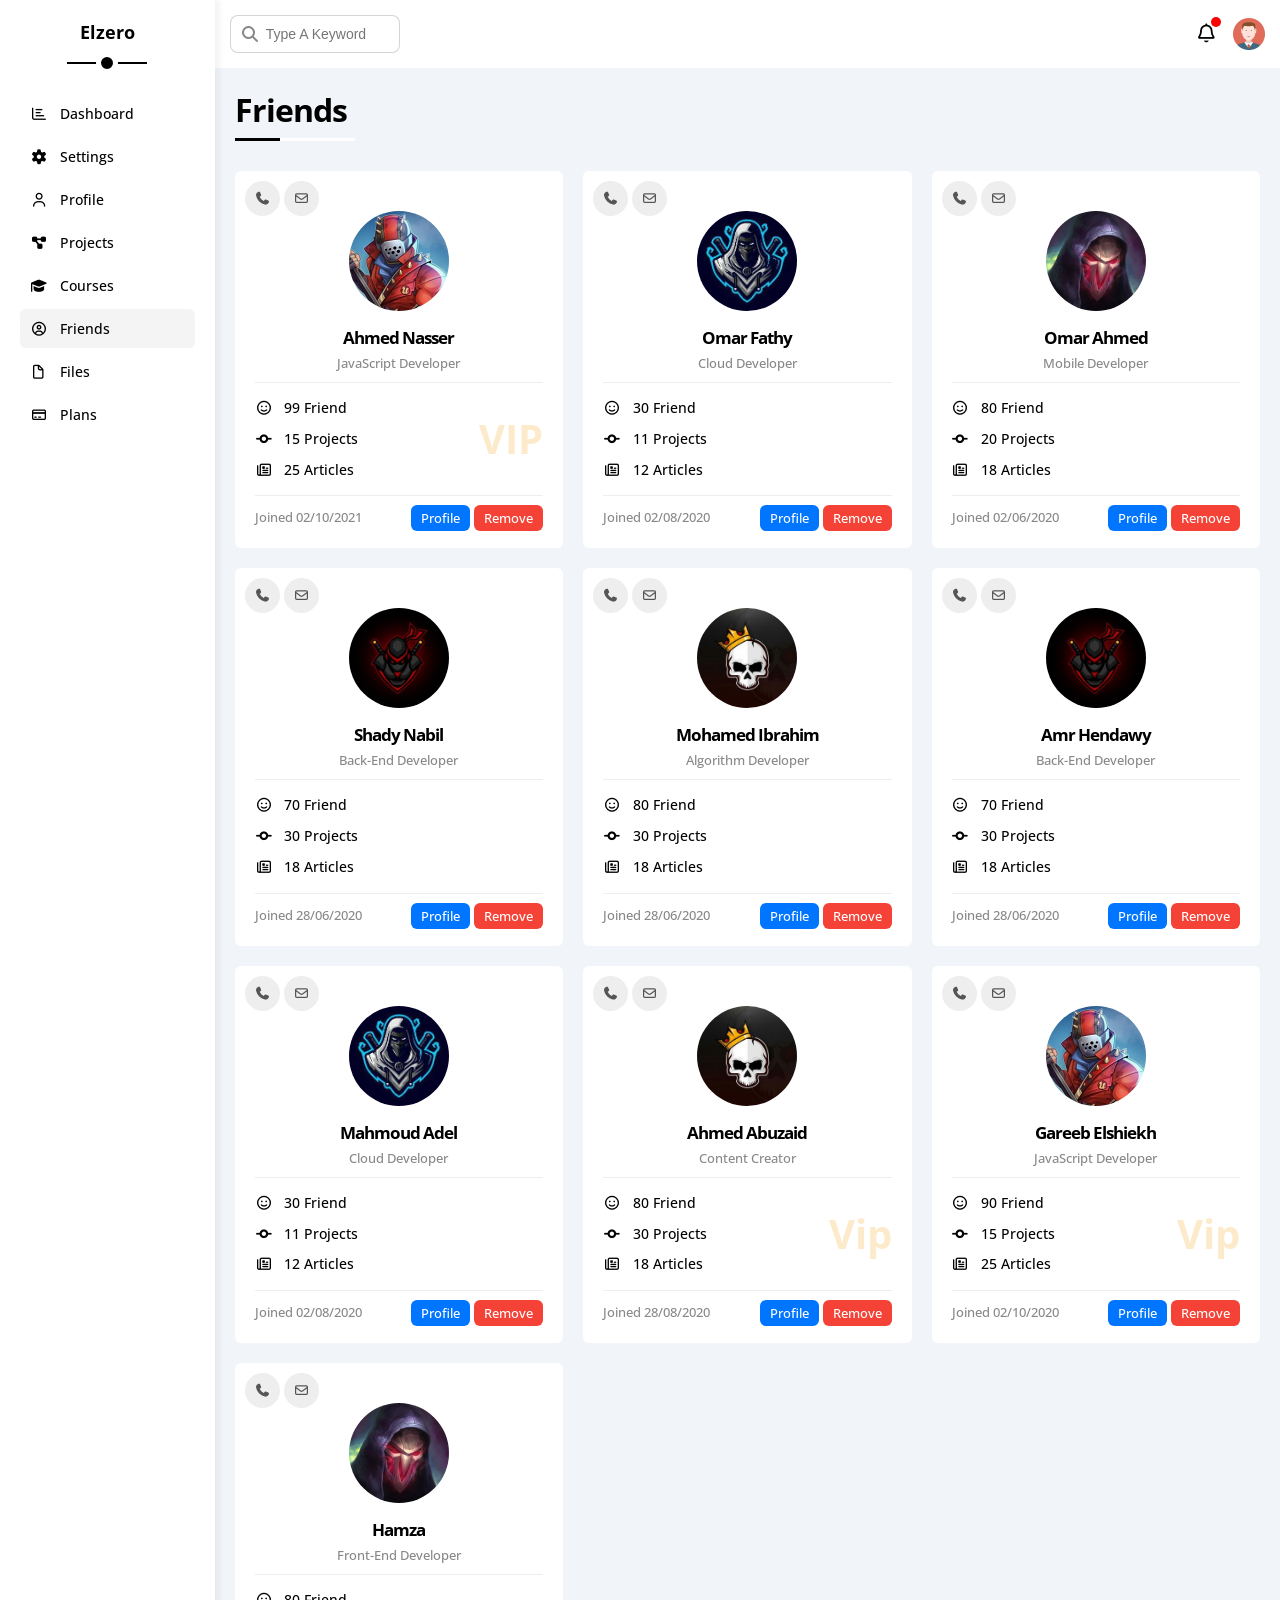
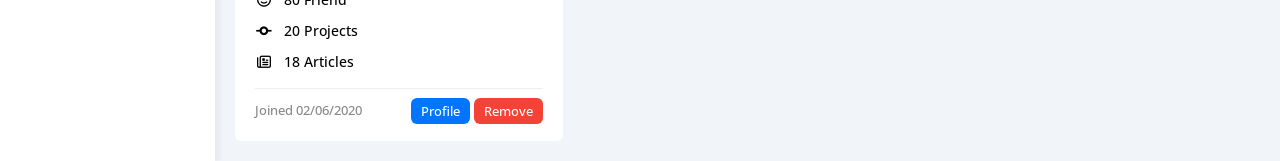
<file: friends.html>
<!doctype html>
<html lang="en">
  <head>
    <meta charset="UTF-8" />
    <meta name="viewport" content="width=device-width, initial-scale=1.0" />
    <title>Friends</title>
    <!-- Framework -->
    <link rel="stylesheet" href="css/framework.css" />
    <!-- Main Style-->
    <link rel="stylesheet" href="css/friends.css" />
    <!-- Component -->
    <link rel="stylesheet" href="css/components.css" />
    <!-- Font Awesome -->
    <link rel="stylesheet" href="css/all.min.css" />
    <!-- Google Fonts -->
    <link rel="preconnect" href="https://fonts.googleapis.com" />
    <link rel="preconnect" href="https://fonts.gstatic.com" crossorigin />
    <link
      href="https://fonts.googleapis.com/css2?family=Cairo:wght@200..1000&family=Inter:ital,opsz,wght@0,14..32,100..900;1,14..32,100..900&family=Open+Sans:ital,wght@0,300..800;1,300..800&family=Plus+Jakarta+Sans:ital,wght@0,200..800;1,200..800&display=swap"
      rel="stylesheet"
    />
  </head>
  <body class="bg-body">
    <div class="main d-flex">
      <div class="sidebar bg-white p-20 p-relative">
        <div class="logo p-relative text-center">Elzero</div>
        <ul class="side-list">
          <li>
            <a href="index.html">
              <i class="fa-regular fa-chart-bar"></i> <span>Dashboard</span>
            </a>
          </li>
          <li>
            <a href="settings.html">
              <i class="fa-solid fa-gear"></i> <span>Settings</span>
            </a>
          </li>
          <li>
            <a href="profile.html">
              <i class="fa-regular fa-user"></i> <span>Profile</span>
            </a>
          </li>
          <li>
            <a href="projects.html">
              <i class="fa-solid fa-diagram-project"></i> <span>Projects</span>
            </a>
          </li>
          <li>
            <a href="courses.html">
              <i class="fa-solid fa-graduation-cap"></i> <span>Courses</span>
            </a>
          </li>
          <li>
            <a href="friends.html" class="active">
              <i class="fa-regular fa-circle-user"></i> <span>Friends</span>
            </a>
          </li>
          <li>
            <a href="files.html">
              <i class="fa-regular fa-file"></i> <span>Files</span>
            </a>
          </li>
          <li>
            <a href="plans.html">
              <i class="fa-regular fa-credit-card"></i> <span>Plans</span>
            </a>
          </li>
        </ul>
      </div>
      <div class="content w-100">
        <div class="nav bg-white p-15 d-flex j-between align-center">
          <div class="search p-relative">
            <input type="text" placeholder="Type A Keyword" />
          </div>
          <div class="profile d-flex align-center gap-15">
            <div class="notifications p-relative">
              <i class="fa-regular fa-bell"></i>
            </div>
            <img src="imgs/avatar.png" alt="profile" />
          </div>
        </div>
        <div class="page">
          <h1 class="p-relative mt-20 ml-20">Friends</h1>
          <div class="widgets m-20 d-grid">
            <div class="box rad-6 p-20 bg-white p-relative">
              <div class="icons">
                <i class="fa-solid fa-phone"></i>
                <i class="fa-regular fa-envelope"></i>
              </div>
              <div class="head pt-20 pb-10 text-center">
                <img src="imgs/friend-01.jpg" alt="" />
                <h3>Ahmed Nasser</h3>
                <p>JavaScript Developer</p>
              </div>
              <ul class="core pt-10 pb-10">
                <li>
                  <i class="fa-regular fa-face-smile fa-fw"></i> 99 Friend
                </li>
                <li>
                  <i class="fa-solid fa-code-commit fa-fw"></i> 15 Projects
                </li>
                <li>
                  <i class="fa-regular fa-newspaper fa-fw"></i> 25 Articles
                </li>
              </ul>
              <div class="foot pt-10 pb-20 d-flex j-between align-center">
                <span class="join">Joined 02/10/2021</span>
                <div class="btns">
                  <a href="profile.html">Profile</a>
                  <a href="#">Remove</a>
                </div>
              </div>
            </div>
            <div class="box rad-6 p-20 bg-white p-relative">
              <div class="icons">
                <i class="fa-solid fa-phone"></i>
                <i class="fa-regular fa-envelope"></i>
              </div>
              <div class="head pt-20 pb-10 text-center">
                <img src="imgs/friend-02.jpg" alt="" />
                <h3>Omar Fathy</h3>
                <p>Cloud Developer</p>
              </div>
              <ul class="core pt-10 pb-10">
                <li>
                  <i class="fa-regular fa-face-smile fa-fw"></i> 30 Friend
                </li>
                <li>
                  <i class="fa-solid fa-code-commit fa-fw"></i> 11 Projects
                </li>
                <li>
                  <i class="fa-regular fa-newspaper fa-fw"></i> 12 Articles
                </li>
              </ul>
              <div class="foot pt-10 pb-20 d-flex j-between align-center">
                <span class="join">Joined 02/08/2020</span>
                <div class="btns">
                  <a href="profile.html">Profile</a>
                  <a href="#">Remove</a>
                </div>
              </div>
            </div>
            <div class="box rad-6 p-20 bg-white p-relative">
              <div class="icons">
                <i class="fa-solid fa-phone"></i>
                <i class="fa-regular fa-envelope"></i>
              </div>
              <div class="head pt-20 pb-10 text-center">
                <img src="imgs/friend-03.jpg" alt="" />
                <h3>Omar Ahmed</h3>
                <p>Mobile Developer</p>
              </div>
              <ul class="core pt-10 pb-10">
                <li>
                  <i class="fa-regular fa-face-smile fa-fw"></i> 80 Friend
                </li>
                <li>
                  <i class="fa-solid fa-code-commit fa-fw"></i> 20 Projects
                </li>
                <li>
                  <i class="fa-regular fa-newspaper fa-fw"></i> 18 Articles
                </li>
              </ul>
              <div class="foot pt-10 pb-20 d-flex j-between align-center">
                <span class="join">Joined 02/06/2020</span>
                <div class="btns">
                  <a href="profile.html">Profile</a>
                  <a href="#">Remove</a>
                </div>
              </div>
            </div>
            <div class="box rad-6 p-20 bg-white p-relative">
              <div class="icons">
                <i class="fa-solid fa-phone"></i>
                <i class="fa-regular fa-envelope"></i>
              </div>
              <div class="head pt-20 pb-10 text-center">
                <img src="imgs/friend-04.jpg" alt="" />
                <h3>Shady Nabil</h3>
                <p>Back-End Developer</p>
              </div>
              <ul class="core pt-10 pb-10">
                <li>
                  <i class="fa-regular fa-face-smile fa-fw"></i> 70 Friend
                </li>
                <li>
                  <i class="fa-solid fa-code-commit fa-fw"></i> 30 Projects
                </li>
                <li>
                  <i class="fa-regular fa-newspaper fa-fw"></i> 18 Articles
                </li>
              </ul>
              <div class="foot pt-10 pb-20 d-flex j-between align-center">
                <span class="join">Joined 28/06/2020</span>
                <div class="btns">
                  <a href="profile.html">Profile</a>
                  <a href="#">Remove</a>
                </div>
              </div>
            </div>
            <div class="box rad-6 p-20 bg-white p-relative">
              <div class="icons">
                <i class="fa-solid fa-phone"></i>
                <i class="fa-regular fa-envelope"></i>
              </div>
              <div class="head pt-20 pb-10 text-center">
                <img src="imgs/friend-05.jpg" alt="" />
                <h3>Mohamed Ibrahim</h3>
                <p>Algorithm Developer</p>
              </div>
              <ul class="core pt-10 pb-10">
                <li>
                  <i class="fa-regular fa-face-smile fa-fw"></i> 80 Friend
                </li>
                <li>
                  <i class="fa-solid fa-code-commit fa-fw"></i> 30 Projects
                </li>
                <li>
                  <i class="fa-regular fa-newspaper fa-fw"></i> 18 Articles
                </li>
              </ul>
              <div class="foot pt-10 pb-20 d-flex j-between align-center">
                <span class="join">Joined 28/06/2020</span>
                <div class="btns">
                  <a href="profile.html">Profile</a>
                  <a href="#">Remove</a>
                </div>
              </div>
            </div>
            <div class="box rad-6 p-20 bg-white p-relative">
              <div class="icons">
                <i class="fa-solid fa-phone"></i>
                <i class="fa-regular fa-envelope"></i>
              </div>
              <div class="head pt-20 pb-10 text-center">
                <img src="imgs/friend-04.jpg" alt="" />
                <h3>Amr Hendawy</h3>
                <p>Back-End Developer</p>
              </div>
              <ul class="core pt-10 pb-10">
                <li>
                  <i class="fa-regular fa-face-smile fa-fw"></i> 70 Friend
                </li>
                <li>
                  <i class="fa-solid fa-code-commit fa-fw"></i> 30 Projects
                </li>
                <li>
                  <i class="fa-regular fa-newspaper fa-fw"></i> 18 Articles
                </li>
              </ul>
              <div class="foot pt-10 pb-10 d-flex j-between align-center">
                <span class="join">Joined 28/06/2020</span>
                <div class="btns">
                  <a href="profile.html">Profile</a>
                  <a href="#">Remove</a>
                </div>
              </div>
            </div>
            <div class="box rad-6 p-20 bg-white p-relative">
              <div class="icons">
                <i class="fa-solid fa-phone"></i>
                <i class="fa-regular fa-envelope"></i>
              </div>
              <div class="head pt-20 pb-10 text-center">
                <img src="imgs/friend-02.jpg" alt="" />
                <h3>Mahmoud Adel</h3>
                <p>Cloud Developer</p>
              </div>
              <ul class="core pt-10 pb-10">
                <li>
                  <i class="fa-regular fa-face-smile fa-fw"></i> 30 Friend
                </li>
                <li>
                  <i class="fa-solid fa-code-commit fa-fw"></i> 11 Projects
                </li>
                <li>
                  <i class="fa-regular fa-newspaper fa-fw"></i> 12 Articles
                </li>
              </ul>
              <div class="foot pt-10 pb-20 d-flex j-between align-center">
                <span class="join">Joined 02/08/2020</span>
                <div class="btns">
                  <a href="profile.html">Profile</a>
                  <a href="#">Remove</a>
                </div>
              </div>
            </div>
            <div class="box rad-6 p-20 bg-white p-relative">
              <div class="icons">
                <i class="fa-solid fa-phone"></i>
                <i class="fa-regular fa-envelope"></i>
              </div>
              <div class="head pt-20 pb-10 text-center">
                <img src="imgs/friend-05.jpg" alt="" />
                <h3>Ahmed Abuzaid</h3>
                <p>Content Creator</p>
              </div>
              <ul class="core pt-10 pb-10">
                <li>
                  <i class="fa-regular fa-face-smile fa-fw"></i> 80 Friend
                </li>
                <li>
                  <i class="fa-solid fa-code-commit fa-fw"></i> 30 Projects
                </li>
                <li>
                  <i class="fa-regular fa-newspaper fa-fw"></i> 18 Articles
                </li>
              </ul>
              <div class="foot pt-10 pb-20 d-flex j-between align-center">
                <span class="join">Joined 28/08/2020</span>
                <div class="btns">
                  <a href="profile.html">Profile</a>
                  <a href="#">Remove</a>
                </div>
              </div>
            </div>
            <div class="box rad-6 p-20 bg-white p-relative">
              <div class="icons">
                <i class="fa-solid fa-phone"></i>
                <i class="fa-regular fa-envelope"></i>
              </div>
              <div class="head pt-20 pb-10 text-center">
                <img src="imgs/friend-01.jpg" alt="" />
                <h3>Gareeb Elshiekh</h3>
                <p>JavaScript Developer</p>
              </div>
              <ul class="core pt-10 pb-10">
                <li>
                  <i class="fa-regular fa-face-smile fa-fw"></i> 90 Friend
                </li>
                <li>
                  <i class="fa-solid fa-code-commit fa-fw"></i> 15 Projects
                </li>
                <li>
                  <i class="fa-regular fa-newspaper fa-fw"></i> 25 Articles
                </li>
              </ul>
              <div class="foot pt-10 pb-20 d-flex j-between align-center">
                <span class="join">Joined 02/10/2020</span>
                <div class="btns">
                  <a href="profile.html">Profile</a>
                  <a href="#">Remove</a>
                </div>
              </div>
            </div>
            <div class="box rad-6 p-20 bg-white p-relative">
              <div class="icons">
                <i class="fa-solid fa-phone"></i>
                <i class="fa-regular fa-envelope"></i>
              </div>
              <div class="head pt-20 pb-10 text-center">
                <img src="imgs/friend-03.jpg" alt="" />
                <h3>Hamza</h3>
                <p>Front-End Developer</p>
              </div>
              <ul class="core pt-10 pb-10">
                <li>
                  <i class="fa-regular fa-face-smile fa-fw"></i> 80 Friend
                </li>
                <li>
                  <i class="fa-solid fa-code-commit fa-fw"></i> 20 Projects
                </li>
                <li>
                  <i class="fa-regular fa-newspaper fa-fw"></i> 18 Articles
                </li>
              </ul>
              <div class="foot pt-10 pb-20 d-flex j-between align-center">
                <span class="join">Joined 02/06/2020</span>
                <div class="btns">
                  <a href="profile.html">Profile</a>
                  <a href="#">Remove</a>
                </div>
              </div>
            </div>
          </div>
        </div>
      </div>
    </div>
  </body>
</html>
</file>
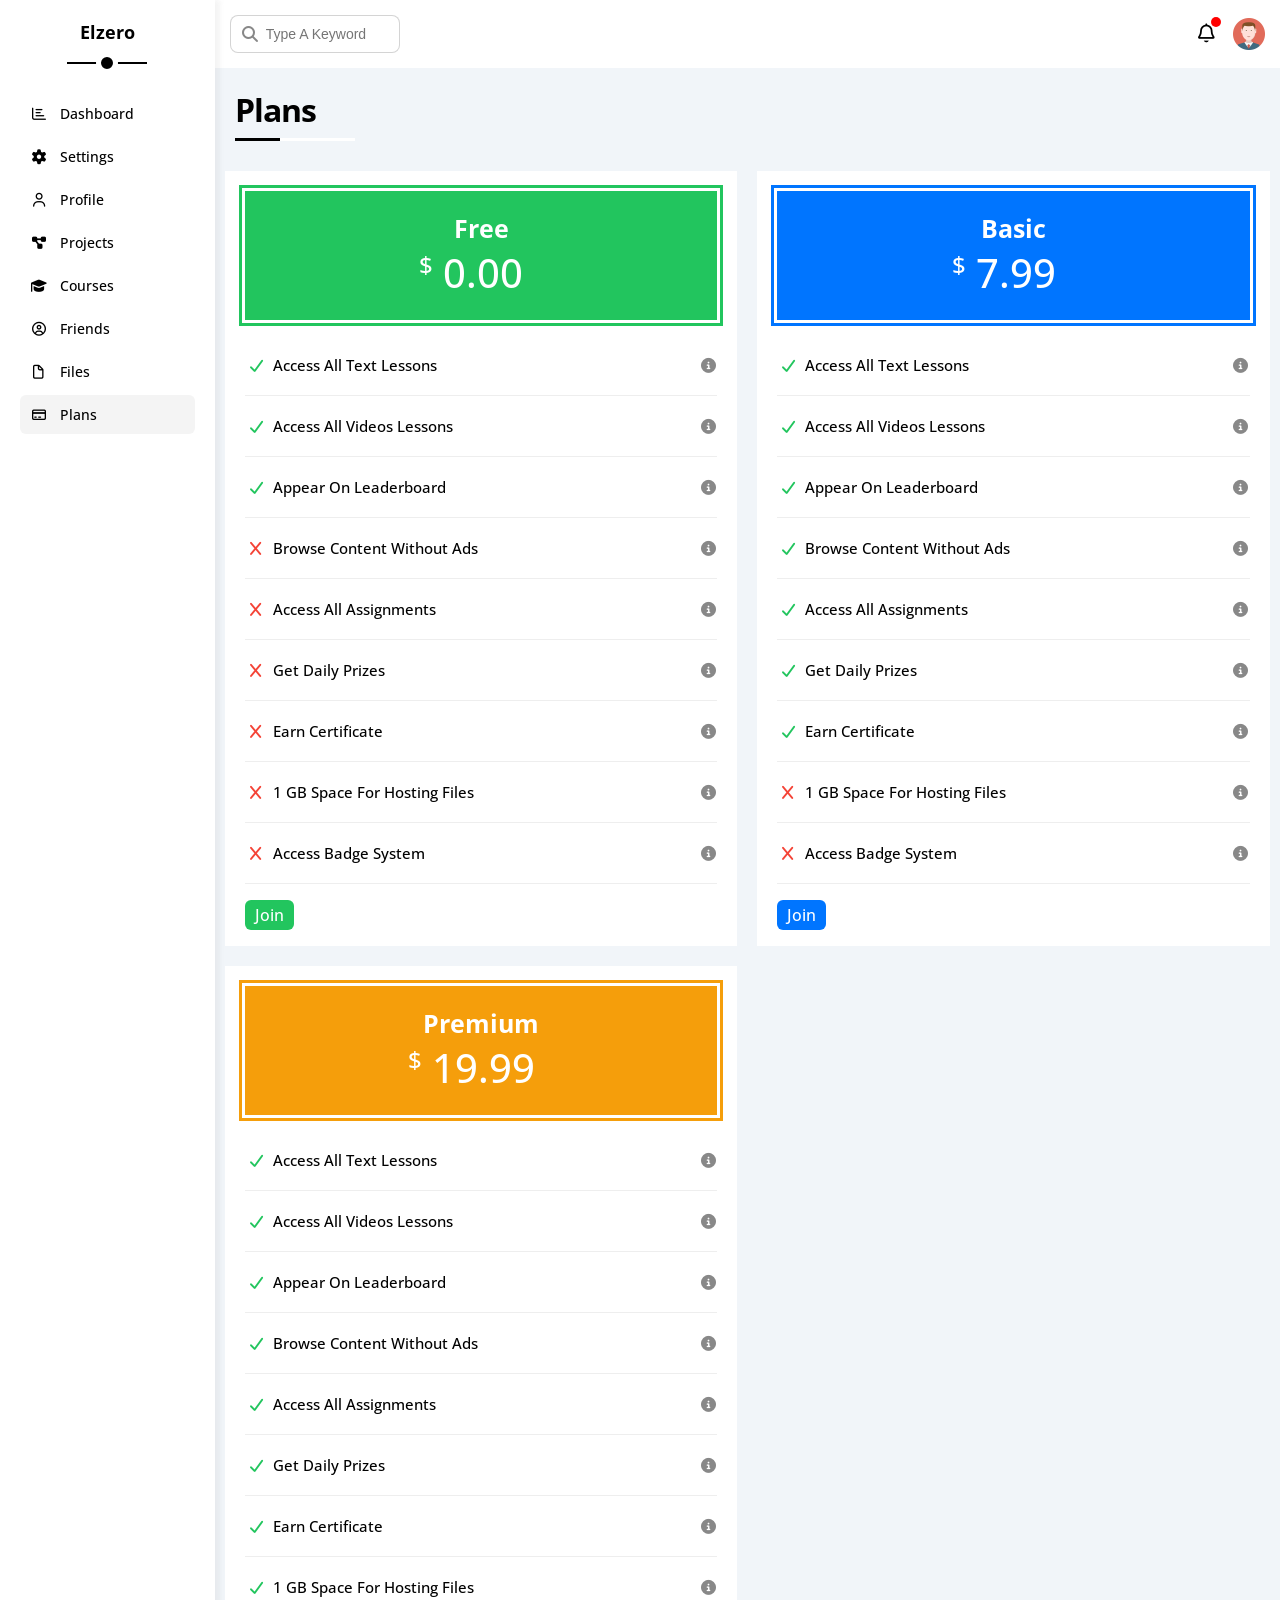
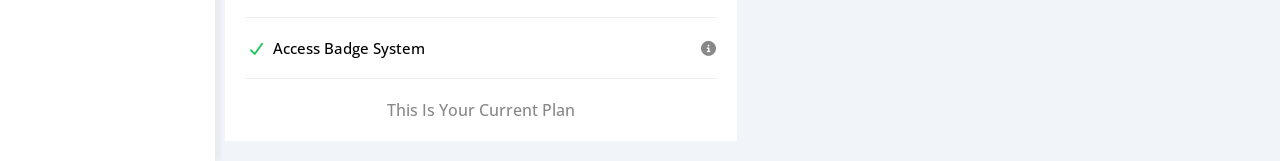
<file: plans.html>
<!doctype html>
<html lang="en">
  <head>
    <meta charset="UTF-8" />
    <meta name="viewport" content="width=device-width, initial-scale=1.0" />
    <title>Plans</title>
    <!-- Framework -->
    <link rel="stylesheet" href="css/framework.css" />
    <!-- Main Style-->
    <link rel="stylesheet" href="css/plans.css" />
    <!-- Component -->
    <link rel="stylesheet" href="css/components.css" />
    <!-- Font Awesome -->
    <link rel="stylesheet" href="css/all.min.css" />
    <!-- Google Fonts -->
    <link rel="preconnect" href="https://fonts.googleapis.com" />
    <link rel="preconnect" href="https://fonts.gstatic.com" crossorigin />
    <link
      href="https://fonts.googleapis.com/css2?family=Cairo:wght@200..1000&family=Inter:ital,opsz,wght@0,14..32,100..900;1,14..32,100..900&family=Open+Sans:ital,wght@0,300..800;1,300..800&family=Plus+Jakarta+Sans:ital,wght@0,200..800;1,200..800&display=swap"
      rel="stylesheet"
    />
  </head>
  <body class="bg-body">
    <div class="main d-flex">
      <div class="sidebar bg-white p-20 p-relative">
        <div class="logo p-relative text-center">Elzero</div>
        <ul class="side-list">
          <li>
            <a href="index.html">
              <i class="fa-regular fa-chart-bar"></i> <span>Dashboard</span>
            </a>
          </li>
          <li>
            <a href="settings.html">
              <i class="fa-solid fa-gear"></i> <span>Settings</span>
            </a>
          </li>
          <li>
            <a href="profile.html">
              <i class="fa-regular fa-user"></i> <span>Profile</span>
            </a>
          </li>
          <li>
            <a href="projects.html">
              <i class="fa-solid fa-diagram-project"></i> <span>Projects</span>
            </a>
          </li>
          <li>
            <a href="courses.html">
              <i class="fa-solid fa-graduation-cap"></i> <span>Courses</span>
            </a>
          </li>
          <li>
            <a href="friends.html">
              <i class="fa-regular fa-circle-user"></i> <span>Friends</span>
            </a>
          </li>
          <li>
            <a href="files.html">
              <i class="fa-regular fa-file"></i> <span>Files</span>
            </a>
          </li>
          <li>
            <a href="plans.html" class="active">
              <i class="fa-regular fa-credit-card"></i> <span>Plans</span>
            </a>
          </li>
        </ul>
      </div>
      <div class="content w-100">
        <div class="nav bg-white p-15 d-flex j-between align-center">
          <div class="search p-relative">
            <input type="text" placeholder="Type A Keyword" />
          </div>
          <div class="profile d-flex align-center gap-15">
            <div class="notifications p-relative">
              <i class="fa-regular fa-bell"></i>
            </div>
            <img src="imgs/avatar.png" alt="profile" />
          </div>
        </div>
        <div class="page">
          <h1 class="p-relative mt-20 ml-20">Plans</h1>
          <div class="ads d-grid gap-20 m-20 ">
            <div class="banner p-20 bg-white">
              <div class="rectangle text-center pt-20 pb-20">
                <h3>Free</h3>
                <div class="price"><sup>$</sup> 0.00</div>
              </div>
              <ul>
                <li class="p-relative pb-20 mb-20">
                  Access All Text Lessons
                  <i class="fa-solid fa-circle-info"></i>
                </li>
                <li class="p-relative pb-20 mb-20">
                  Access All Videos Lessons
                  <i class="fa-solid fa-circle-info"></i>
                </li>
                <li class="p-relative pb-20 mb-20">
                  Appear On Leaderboard <i class="fa-solid fa-circle-info"></i>
                </li>
                <li class="p-relative pb-20 mb-20">
                  Browse Content Without Ads
                  <i class="fa-solid fa-circle-info"></i>
                </li>
                <li class="p-relative pb-20 mb-20">
                  Access All Assignments <i class="fa-solid fa-circle-info"></i>
                </li>
                <li class="p-relative pb-20 mb-20">
                  Get Daily Prizes
                  <i class="fa-solid fa-circle-info"></i>
                </li>
                <li class="p-relative pb-20 mb-20">
                  Earn Certificate
                  <i class="fa-solid fa-circle-info"></i>
                </li>
                <li class="p-relative pb-20 mb-20">
                  1 GB Space For Hosting Files
                  <i class="fa-solid fa-circle-info"></i>
                </li>
                <li class="p-relative pb-20 mb-20">
                  Access Badge System
                  <i class="fa-solid fa-circle-info"></i>
                </li>
              </ul>
              <a href="#">Join</a>
            </div>
            <div class="banner p-20 bg-white">
              <div class="rectangle text-center pt-20 pb-20">
                <h3>Basic</h3>
                <div class="price"><sup>$</sup> 7.99</div>
              </div>
              <ul>
                <li class="p-relative pb-20 mb-20">
                  Access All Text Lessons
                  <i class="fa-solid fa-circle-info"></i>
                </li>
                <li class="p-relative pb-20 mb-20">
                  Access All Videos Lessons
                  <i class="fa-solid fa-circle-info"></i>
                </li>
                <li class="p-relative pb-20 mb-20">
                  Appear On Leaderboard <i class="fa-solid fa-circle-info"></i>
                </li>
                <li class="p-relative pb-20 mb-20">
                  Browse Content Without Ads
                  <i class="fa-solid fa-circle-info"></i>
                </li>
                <li class="p-relative pb-20 mb-20">
                  Access All Assignments <i class="fa-solid fa-circle-info"></i>
                </li>
                <li class="p-relative pb-20 mb-20">
                  Get Daily Prizes
                  <i class="fa-solid fa-circle-info"></i>
                </li>
                <li class="p-relative pb-20 mb-20">
                  Earn Certificate
                  <i class="fa-solid fa-circle-info"></i>
                </li>
                <li class="p-relative pb-20 mb-20">
                  1 GB Space For Hosting Files
                  <i class="fa-solid fa-circle-info"></i>
                </li>
                <li class="p-relative pb-20 mb-20">
                  Access Badge System
                  <i class="fa-solid fa-circle-info"></i>
                </li>
              </ul>
              <a href="#">Join</a>
            </div>
            <div class="banner p-20 bg-white">
              <div class="rectangle text-center pt-20 pb-20">
                <h3>Premium</h3>
                <div class="price"><sup>$</sup> 19.99</div>
              </div>
              <ul>
                <li class="p-relative pb-20 mb-20">
                  Access All Text Lessons
                  <i class="fa-solid fa-circle-info"></i>
                </li>
                <li class="p-relative pb-20 mb-20">
                  Access All Videos Lessons
                  <i class="fa-solid fa-circle-info"></i>
                </li>
                <li class="p-relative pb-20 mb-20">
                  Appear On Leaderboard <i class="fa-solid fa-circle-info"></i>
                </li>
                <li class="p-relative pb-20 mb-20">
                  Browse Content Without Ads
                  <i class="fa-solid fa-circle-info"></i>
                </li>
                <li class="p-relative pb-20 mb-20">
                  Access All Assignments <i class="fa-solid fa-circle-info"></i>
                </li>
                <li class="p-relative pb-20 mb-20">
                  Get Daily Prizes
                  <i class="fa-solid fa-circle-info"></i>
                </li>
                <li class="p-relative pb-20 mb-20">
                  Earn Certificate
                  <i class="fa-solid fa-circle-info"></i>
                </li>
                <li class="p-relative pb-20 mb-20">
                  1 GB Space For Hosting Files
                  <i class="fa-solid fa-circle-info"></i>
                </li>
                <li class="p-relative pb-20 mb-20">
                  Access Badge System
                  <i class="fa-solid fa-circle-info"></i>
                </li>
              </ul>
              <span class="badge">This Is Your Current Plan</span>
            </div>
          </div>
        </div>
      </div>
    </div>
  </body>
</html>
</file>
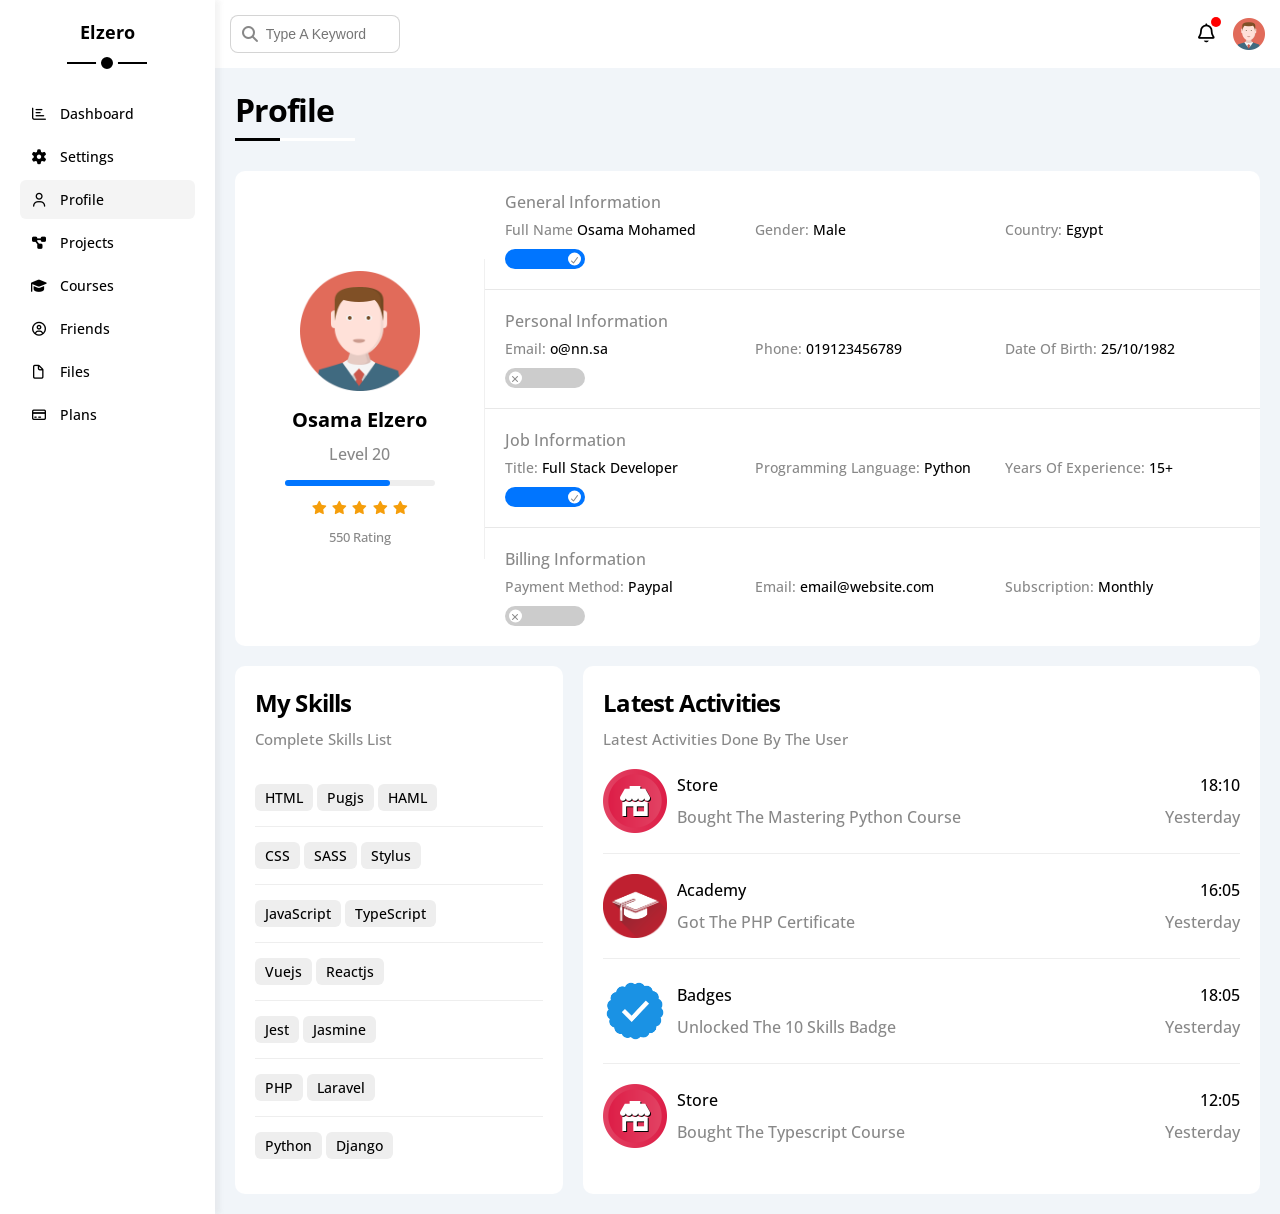
<file: profile.html>
<!doctype html>
<html lang="en">
  <head>
    <meta charset="UTF-8" />
    <meta name="viewport" content="width=device-width, initial-scale=1.0" />
    <title>Profile</title>
    <!-- Framework -->
    <link rel="stylesheet" href="css/framework.css" />
    <!-- Main Style-->
    <link rel="stylesheet" href="css/profile.css" />
    <!-- Component -->
    <link rel="stylesheet" href="css/components.css" />
    <!-- Font Awesome -->
    <link rel="stylesheet" href="css/all.min.css" />
    <!-- Google Fonts -->
    <link rel="preconnect" href="https://fonts.googleapis.com" />
    <link rel="preconnect" href="https://fonts.gstatic.com" crossorigin />
    <link
      href="https://fonts.googleapis.com/css2?family=Cairo:wght@200..1000&family=Inter:ital,opsz,wght@0,14..32,100..900;1,14..32,100..900&family=Open+Sans:ital,wght@0,300..800;1,300..800&family=Plus+Jakarta+Sans:ital,wght@0,200..800;1,200..800&display=swap"
      rel="stylesheet"
    />
  </head>
  <body class="bg-body">
    <div class="main d-flex">
      <div class="sidebar bg-white p-20 p-relative">
        <div class="logo p-relative text-center">Elzero</div>
        <ul class="side-list">
          <li>
            <a href="index.html">
              <i class="fa-regular fa-chart-bar"></i> <span>Dashboard</span>
            </a>
          </li>
          <li>
            <a href="settings.html">
              <i class="fa-solid fa-gear"></i> <span>Settings</span>
            </a>
          </li>
          <li>
            <a href="profile.html" class="active">
              <i class="fa-regular fa-user"></i> <span>Profile</span>
            </a>
          </li>
          <li>
            <a href="projects.html">
              <i class="fa-solid fa-diagram-project"></i> <span>Projects</span>
            </a>
          </li>
          <li>
            <a href="courses.html">
              <i class="fa-solid fa-graduation-cap"></i> <span>Courses</span>
            </a>
          </li>
          <li>
            <a href="friends.html">
              <i class="fa-regular fa-circle-user"></i> <span>Friends</span>
            </a>
          </li>
          <li>
            <a href="files.html">
              <i class="fa-regular fa-file"></i> <span>Files</span>
            </a>
          </li>
          <li>
            <a href="plans.html">
              <i class="fa-regular fa-credit-card"></i> <span>Plans</span>
            </a>
          </li>
        </ul>
      </div>
      <div class="content w-100">
        <div class="nav bg-white p-15 d-flex j-between align-center">
          <div class="search p-relative">
            <input type="text" placeholder="Type A Keyword" />
          </div>
          <div class="profile d-flex align-center gap-15">
            <div class="notifications p-relative">
              <i class="fa-regular fa-bell"></i>
            </div>
            <img src="imgs/avatar.png" alt="profile" />
          </div>
        </div>
        <div class="page">
          <h1 class="p-relative mt-20 ml-20">Profile</h1>
          <div class="widgets m-20">
            <!-- Start Big -->
            <div class="big bg-white rad-10 d-flex dir-mobile">
              <div class="identify d-flex j-center align-center p-relative">
                <div class="content">
                  <img src="imgs/avatar.png" alt="" />
                  <h2>Osama Elzero</h2>
                  <span class="level">Level 20</span>
                  <div class="line p-relative"></div>
                  <div class="icons">
                    <i class="fa-solid fa-star"></i>
                    <i class="fa-solid fa-star"></i>
                    <i class="fa-solid fa-star"></i>
                    <i class="fa-solid fa-star"></i>
                    <i class="fa-solid fa-star"></i>
                  </div>
                  <div class="rate">550 Rating</div>
                </div>
              </div>
              <div class="body flex-1">
                <div
                  class="box pt-20 pb-20 pl-20 d-flex align-end flex-wrap j-center-mobile"
                >
                  <div class="info">
                    <h3>General Information</h3>
                    <p>Full Name <span>Osama Mohamed</span></p>
                  </div>
                  <div class="gender">Gender: <span>Male</span></div>
                  <div class="country">Country: <span>Egypt</span></div>
                  <label>
                    <input type="checkbox" checked />
                    <div class="toogle p-relative"></div>
                  </label>
                </div>
                <div
                  class="box pt-20 pb-20 pl-20 d-flex align-end flex-wrap j-center-mobile"
                >
                  <div class="info">
                    <h3>Personal Information</h3>
                    <p>Email: <span>o@nn.sa</span></p>
                  </div>
                  <div class="gender">Phone: <span>019123456789</span></div>
                  <div class="country">
                    Date Of Birth: <span>25/10/1982</span>
                  </div>
                  <label>
                    <input type="checkbox" />
                    <div class="toogle p-relative"></div>
                  </label>
                </div>
                <div
                  class="box pt-20 pb-20 pl-20 d-flex align-end flex-wrap j-center-mobile"
                >
                  <div class="info">
                    <h3>Job Information</h3>
                    <p>Title: <span>Full Stack Developer</span></p>
                  </div>
                  <div class="gender">
                    Programming Language: <span>Python</span>
                  </div>
                  <div class="country">
                    Years Of Experience: <span>15+</span>
                  </div>
                  <label>
                    <input type="checkbox" checked />
                    <div class="toogle p-relative"></div>
                  </label>
                </div>
                <div
                  class="box pt-20 pb-20 pl-20 d-flex align-end flex-wrap j-center-mobile"
                >
                  <div class="info">
                    <h3>Billing Information</h3>
                    <p>Payment Method: <span>Paypal</span></p>
                  </div>
                  <div class="gender">
                    Email: <span>email@website.com</span>
                  </div>
                  <div class="country">Subscription: <span>Monthly</span></div>
                  <label>
                    <input type="checkbox" />
                    <div class="toogle p-relative"></div>
                  </label>
                </div>
              </div>
            </div>
            <!-- End Big -->
            <!-- Start Skills -->
            <div class="skills bg-white rad-10 p-20">
              <h2 class="mb-10">My Skills</h2>
              <p class="mb-20">Complete Skills List</p>
              <ul>
                <li class="pt-15 pb-10">
                  <span>HTML</span> <span>Pugjs</span> <span>HAML</span>
                </li>
                <li class="pt-15 pb-10">
                  <span>CSS</span> <span>SASS</span> <span>Stylus</span>
                </li>
                <li class="pt-15 pb-10">
                  <span>JavaScript</span> <span>TypeScript</span>
                </li>
                <li class="pt-15 pb-10">
                  <span>Vuejs</span> <span>Reactjs</span>
                </li>
                <li class="pt-15 pb-10">
                  <span>Jest</span> <span>Jasmine</span>
                </li>
                <li class="pt-15 pb-10">
                  <span>PHP</span> <span>Laravel</span>
                </li>
                <li class="pt-15 pb-10">
                  <span>Python</span> <span>Django</span>
                </li>
              </ul>
            </div>
            <!-- End Skills -->
            <!-- Start Activities -->
            <div class="last-activities bg-white rad-10 p-20">
              <h2 class="mb-10">Latest Activities</h2>
              <p class="mb-20">Latest Activities Done By The User</p>
              <div class="activities">
                <div
                  class="rectangle pb-20 mb-20 d-flex align-center j-between "
                >
                  <div class="info d-flex align-center">
                    <img src="imgs/activity-01.png" alt="" />
                    <div class="text">
                      <h3>Store</h3>
                      <p>Bought The Mastering Python Course</p>
                    </div>
                  </div>
                  <div class="tail">
                    <div class="time">18:10</div>
                    <span class="day">Yesterday</span>
                  </div>
                </div>
                <div
                  class="rectangle pb-20 mb-20 d-flex align-center j-between"
                >
                  <div class="info d-flex align-center">
                    <img src="imgs/activity-02.png" alt="" />
                    <div class="text">
                      <h3>Academy</h3>
                      <p>Got The PHP Certificate</p>
                    </div>
                  </div>
                  <div class="tail">
                    <div class="time">16:05</div>
                    <span class="day">Yesterday</span>
                  </div>
                </div>
                <div
                  class="rectangle pb-20 mb-20 d-flex align-center j-between"
                >
                  <div class="info d-flex align-center">
                    <img src="imgs/activity-03.png" alt="" />
                    <div class="text">
                      <h3>Badges</h3>
                      <p>Unlocked The 10 Skills Badge</p>
                    </div>
                  </div>
                  <div class="tail">
                    <div class="time">18:05</div>
                    <span class="day">Yesterday</span>
                  </div>
                </div>
                <div class="rectangle d-flex align-center j-between">
                  <div class="info d-flex align-center">
                    <img src="imgs/activity-01.png" alt="" />
                    <div class="text">
                      <h3>Store</h3>
                      <p>Bought The Typescript Course</p>
                    </div>
                  </div>
                  <div class="tail">
                    <div class="time">12:05</div>
                    <span class="day">Yesterday</span>
                  </div>
                </div>
              </div>
            </div>
            <!-- Start Activities -->
          </div>
        </div>
      </div>
    </div>
  </body>
</html>
</file>
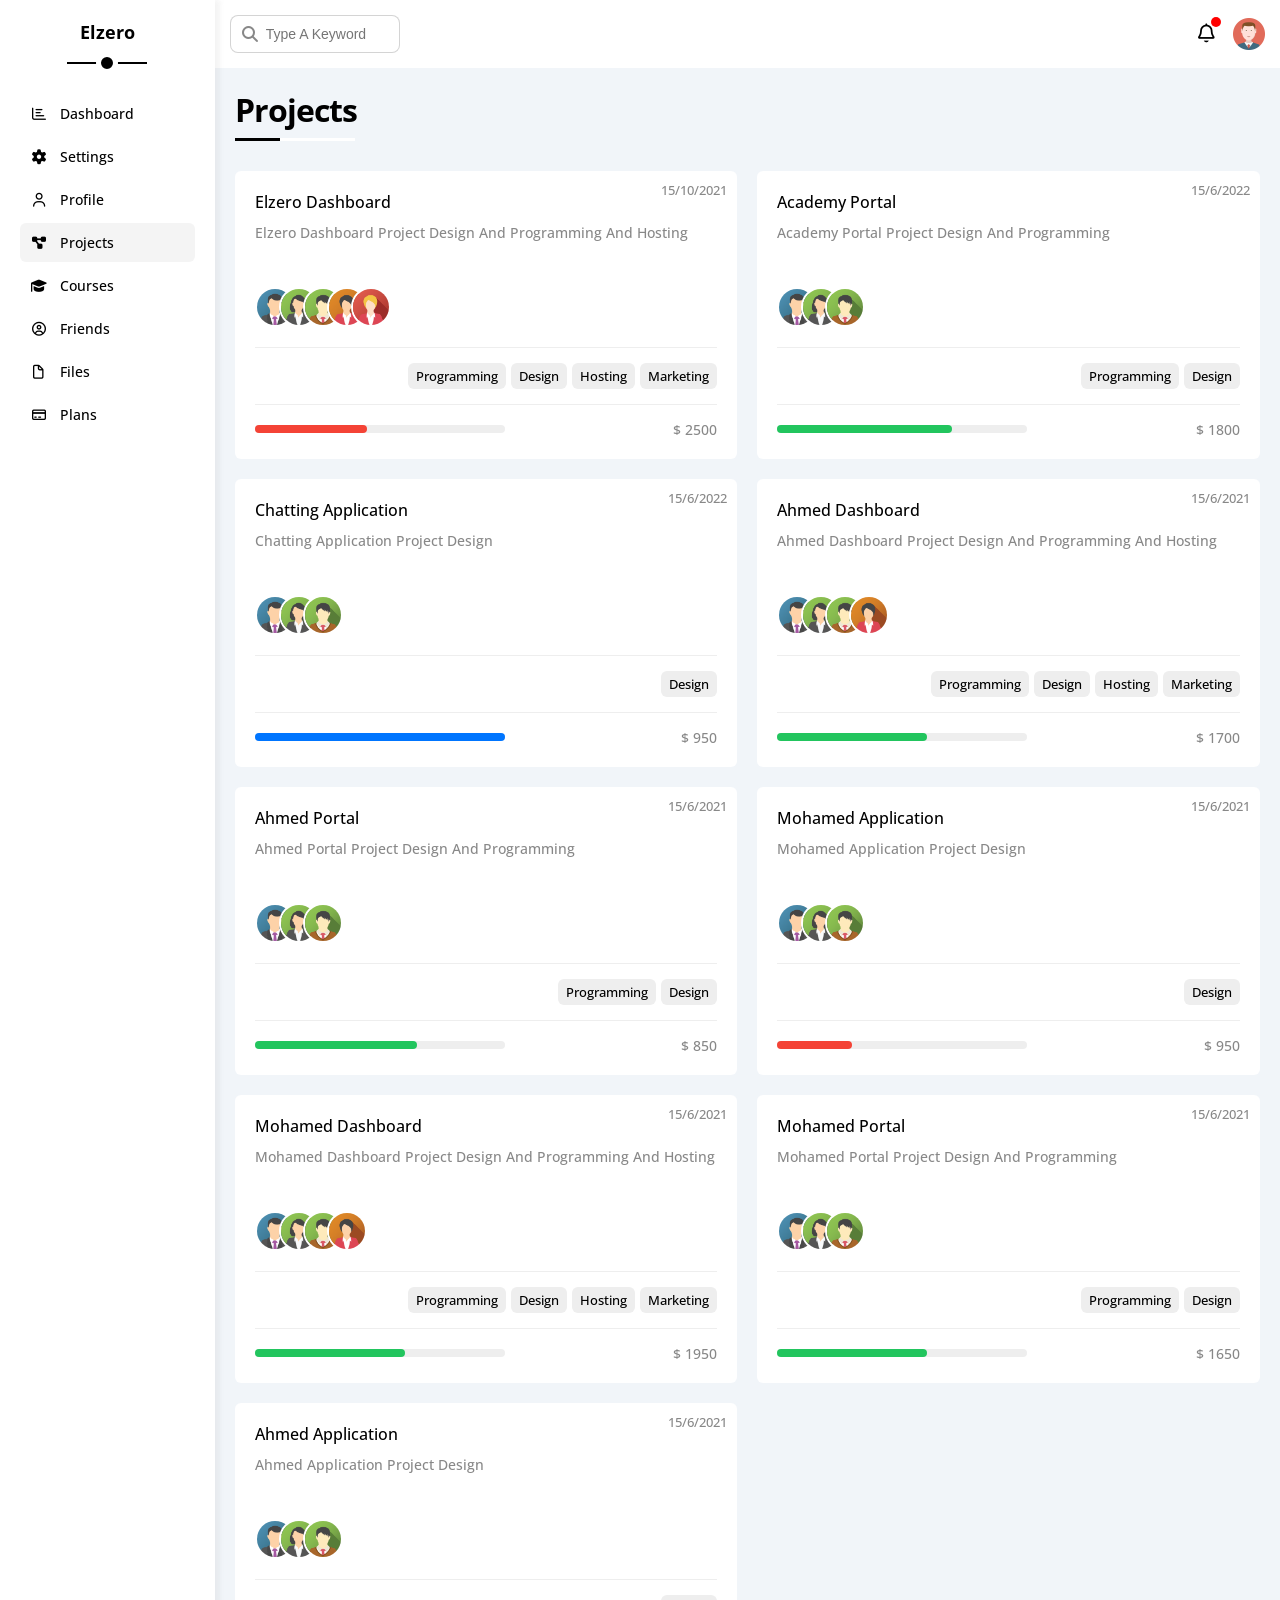
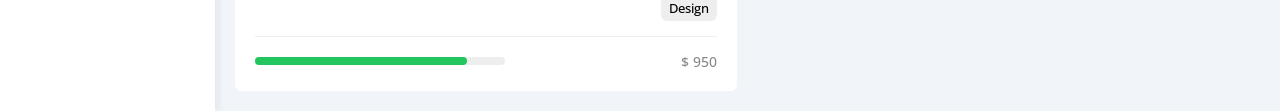
<file: projects.html>
<!doctype html>
<html lang="en">
  <head>
    <meta charset="UTF-8" />
    <meta name="viewport" content="width=device-width, initial-scale=1.0" />
    <title>Projects</title>
    <!-- Framework -->
    <link rel="stylesheet" href="css/framework.css" />
    <!-- Main Style-->
    <link rel="stylesheet" href="css/projects.css" />
    <!-- Component -->
    <link rel="stylesheet" href="css/components.css" />
    <!-- Font Awesome -->
    <link rel="stylesheet" href="css/all.min.css" />
    <!-- Google Fonts -->
    <link rel="preconnect" href="https://fonts.googleapis.com" />
    <link rel="preconnect" href="https://fonts.gstatic.com" crossorigin />
    <link
      href="https://fonts.googleapis.com/css2?family=Cairo:wght@200..1000&family=Inter:ital,opsz,wght@0,14..32,100..900;1,14..32,100..900&family=Open+Sans:ital,wght@0,300..800;1,300..800&family=Plus+Jakarta+Sans:ital,wght@0,200..800;1,200..800&display=swap"
      rel="stylesheet"
    />
  </head>
  <body class="bg-body">
    <div class="main d-flex">
      <div class="sidebar bg-white p-20 p-relative">
        <div class="logo p-relative text-center">Elzero</div>
        <ul class="side-list">
          <li>
            <a href="index.html">
              <i class="fa-regular fa-chart-bar"></i> <span>Dashboard</span>
            </a>
          </li>
          <li>
            <a href="settings.html">
              <i class="fa-solid fa-gear"></i> <span>Settings</span>
            </a>
          </li>
          <li>
            <a href="profile.html">
              <i class="fa-regular fa-user"></i> <span>Profile</span>
            </a>
          </li>
          <li>
            <a href="projects.html" class="active">
              <i class="fa-solid fa-diagram-project"></i> <span>Projects</span>
            </a>
          </li>
          <li>
            <a href="courses.html">
              <i class="fa-solid fa-graduation-cap"></i> <span>Courses</span>
            </a>
          </li>
          <li>
            <a href="friends.html">
              <i class="fa-regular fa-circle-user"></i> <span>Friends</span>
            </a>
          </li>
          <li>
            <a href="files.html">
              <i class="fa-regular fa-file"></i> <span>Files</span>
            </a>
          </li>
          <li>
            <a href="plans.html">
              <i class="fa-regular fa-credit-card"></i> <span>Plans</span>
            </a>
          </li>
        </ul>
      </div>
      <div class="content w-100">
        <div class="nav bg-white p-15 d-flex j-between align-center">
          <div class="search p-relative">
            <input type="text" placeholder="Type A Keyword" />
          </div>
          <div class="profile d-flex align-center gap-15">
            <div class="notifications p-relative">
              <i class="fa-regular fa-bell"></i>
            </div>
            <img src="imgs/avatar.png" alt="profile" />
          </div>
        </div>
        <div class="page">
          <h1 class="p-relative mt-20 ml-20">Projects</h1>
          <div class="widgets m-20">
            <div class="box p-20 rad-6 bg-white p-relative">
              <div class="date">15/10/2021</div>
              <h5>Elzero Dashboard</h5>
              <p>Elzero Dashboard Project Design And Programming And Hosting</p>
              <div class="photos">
                <img src="imgs/team-01.png" alt="" />
                <img src="imgs/team-02.png" alt="" />
                <img src="imgs/team-03.png" alt="" />
                <img src="imgs/team-04.png" alt="" />
                <img src="imgs/team-05.png" alt="" />
              </div>
              <ul class="d-flex j-end gap-5 pt-15 pb-15">
                <li>Programming</li>
                <li>Design</li>
                <li>Hosting</li>
                <li>Marketing</li>
              </ul>
              <div class="foot d-flex j-between align-center">
                <div class="line">
                  <span style="width: 45%"></span>
                </div>
                <div class="price">$ 2500</div>
              </div>
            </div>
            <div class="box p-20 rad-6 bg-white p-relative">
              <div class="date">15/6/2022</div>
              <h5>Academy Portal</h5>
              <p>Academy Portal Project Design And Programming</p>
              <div class="photos">
                <img src="imgs/team-01.png" alt="" />
                <img src="imgs/team-02.png" alt="" />
                <img src="imgs/team-03.png" alt="" />
              </div>
              <ul class="d-flex j-end gap-5 pt-15 pb-15">
                <li>Programming</li>
                <li>Design</li>
              </ul>
              <div class="foot d-flex j-between align-center">
                <div class="line">
                  <span style="width: 70%"></span>
                </div>
                <div class="price">$ 1800</div>
              </div>
            </div>
            <div class="box p-20 rad-6 bg-white p-relative">
              <div class="date">15/6/2022</div>
              <h5>Chatting Application</h5>
              <p>Chatting Application Project Design</p>
              <div class="photos">
                <img src="imgs/team-01.png" alt="" />
                <img src="imgs/team-02.png" alt="" />
                <img src="imgs/team-03.png" alt="" />
              </div>
              <ul class="d-flex j-end gap-5 pt-15 pb-15">
                <li>Design</li>
              </ul>
              <div class="foot d-flex j-between align-center">
                <div class="line">
                  <span style="width: 100%"></span>
                </div>
                <div class="price">$ 950</div>
              </div>
            </div>
            <div class="box p-20 rad-6 bg-white p-relative">
              <div class="date">15/6/2021</div>
              <h5>Ahmed Dashboard</h5>
              <p>Ahmed Dashboard Project Design And Programming And Hosting</p>
              <div class="photos">
                <img src="imgs/team-01.png" alt="" />
                <img src="imgs/team-02.png" alt="" />
                <img src="imgs/team-03.png" alt="" />
                <img src="imgs/team-04.png" alt="" />
              </div>
              <ul class="d-flex j-end gap-5 pt-15 pb-15">
                <li>Programming</li>
                <li>Design</li>
                <li>Hosting</li>
                <li>Marketing</li>
              </ul>
              <div class="foot d-flex j-between align-center">
                <div class="line">
                  <span style="width: 60%"></span>
                </div>
                <div class="price">$ 1700</div>
              </div>
            </div>
            <div class="box p-20 rad-6 bg-white p-relative">
              <div class="date">15/6/2021</div>
              <h5>Ahmed Portal</h5>
              <p>Ahmed Portal Project Design And Programming</p>
              <div class="photos">
                <img src="imgs/team-01.png" alt="" />
                <img src="imgs/team-02.png" alt="" />
                <img src="imgs/team-03.png" alt="" />
              </div>
              <ul class="d-flex j-end gap-5 pt-15 pb-15">
                <li>Programming</li>
                <li>Design</li>
              </ul>
              <div class="foot d-flex j-between align-center">
                <div class="line">
                  <span style="width: 65%"></span>
                </div>
                <div class="price">$ 850</div>
              </div>
            </div>
            <div class="box p-20 rad-6 bg-white p-relative">
              <div class="date">15/6/2021</div>
              <h5>Mohamed Application</h5>
              <p>Mohamed Application Project Design</p>
              <div class="photos">
                <img src="imgs/team-01.png" alt="" />
                <img src="imgs/team-02.png" alt="" />
                <img src="imgs/team-03.png" alt="" />
              </div>
              <ul class="d-flex j-end gap-5 pt-15 pb-15">
                <li>Design</li>
              </ul>
              <div class="foot d-flex j-between align-center">
                <div class="line">
                  <span style="width: 30%"></span>
                </div>
                <div class="price">$ 950</div>
              </div>
            </div>
            <div class="box p-20 rad-6 bg-white p-relative">
              <div class="date">15/6/2021</div>
              <h5>Mohamed Dashboard</h5>
              <p>
                Mohamed Dashboard Project Design And Programming And Hosting
              </p>
              <div class="photos">
                <img src="imgs/team-01.png" alt="" />
                <img src="imgs/team-02.png" alt="" />
                <img src="imgs/team-03.png" alt="" />
                <img src="imgs/team-04.png" alt="" />
              </div>
              <ul class="d-flex j-end gap-5 pt-15 pb-15">
                <li>Programming</li>
                <li>Design</li>
                <li>Hosting</li>
                <li>Marketing</li>
              </ul>
              <div class="foot d-flex j-between align-center">
                <div class="line">
                  <span style="width: 60%"></span>
                </div>
                <div class="price">$ 1950</div>
              </div>
            </div>
            <div class="box p-20 rad-6 bg-white p-relative">
              <div class="date">15/6/2021</div>
              <h5>Mohamed Portal</h5>
              <p>Mohamed Portal Project Design And Programming</p>
              <div class="photos">
                <img src="imgs/team-01.png" alt="" />
                <img src="imgs/team-02.png" alt="" />
                <img src="imgs/team-03.png" alt="" />
              </div>
              <ul class="d-flex j-end gap-5 pt-15 pb-15">
                <li>Programming</li>
                <li>Design</li>
              </ul>
              <div class="foot d-flex j-between align-center">
                <div class="line">
                  <span style="width: 60%"></span>
                </div>
                <div class="price">$ 1650</div>
              </div>
            </div>
            <div class="box p-20 rad-6 bg-white p-relative">
              <div class="date">15/6/2021</div>
              <h5>Ahmed Application</h5>
              <p>Ahmed Application Project Design</p>
              <div class="photos">
                <img src="imgs/team-01.png" alt="" />
                <img src="imgs/team-02.png" alt="" />
                <img src="imgs/team-03.png" alt="" />
              </div>
              <ul class="d-flex j-end gap-5 pt-15 pb-15">
                <li>Design</li>
              </ul>
              <div class="foot d-flex j-between align-center">
                <div class="line">
                  <span style="width: 85%"></span>
                </div>
                <div class="price">$ 950</div>
              </div>
            </div>
          </div>
        </div>
      </div>
    </div>
  </body>
</html>
</file>
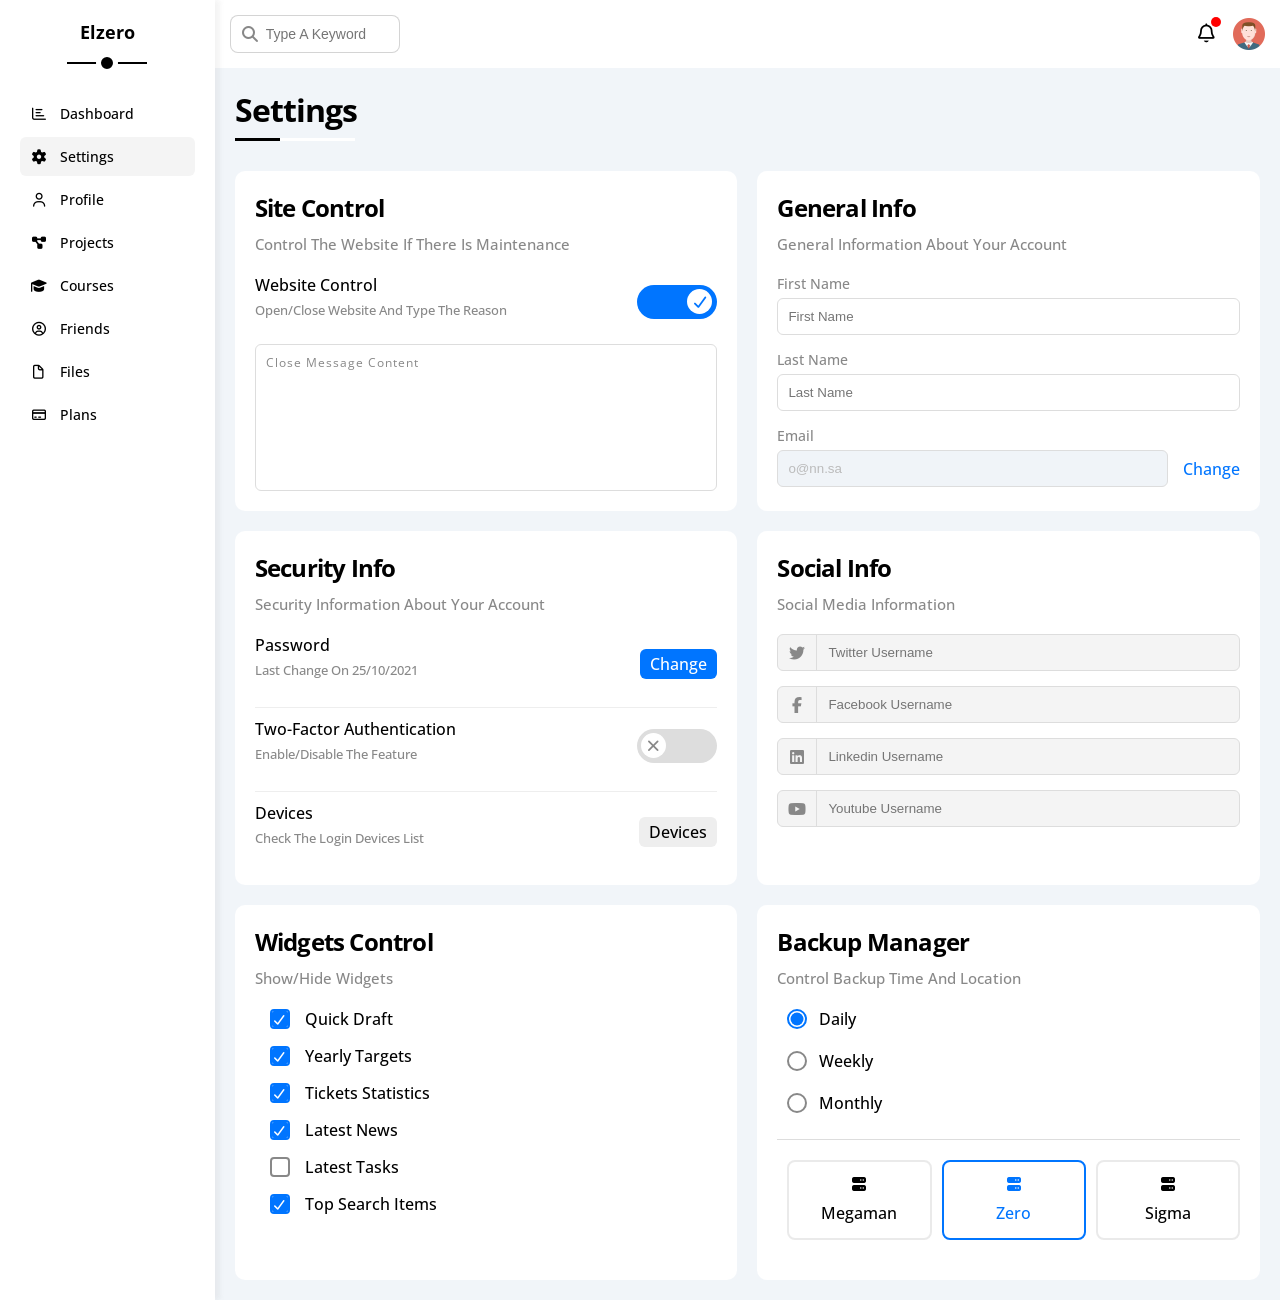
<file: settings.html>
<!doctype html>
<html lang="en">
  <head>
    <meta charset="UTF-8" />
    <meta name="viewport" content="width=device-width, initial-scale=1.0" />
    <title>Settings</title>
    <!-- Framework -->
    <link rel="stylesheet" href="css/framework.css" />
    <!-- Main Style-->
    <link rel="stylesheet" href="css/settings.css" />
    <!-- Component -->
    <link rel="stylesheet" href="css/components.css" />
    <!-- Font Awesome -->
    <link rel="stylesheet" href="css/all.min.css" />
    <!-- Google Fonts -->
    <link rel="preconnect" href="https://fonts.googleapis.com" />
    <link rel="preconnect" href="https://fonts.gstatic.com" crossorigin />
    <link
      href="https://fonts.googleapis.com/css2?family=Cairo:wght@200..1000&family=Inter:ital,opsz,wght@0,14..32,100..900;1,14..32,100..900&family=Open+Sans:ital,wght@0,300..800;1,300..800&family=Plus+Jakarta+Sans:ital,wght@0,200..800;1,200..800&display=swap"
      rel="stylesheet"
    />
  </head>
  <body class="bg-body">
    <div class="main d-flex">
      <div class="sidebar bg-white p-20 p-relative">
        <div class="logo p-relative text-center">Elzero</div>
        <ul class="side-list">
          <li>
            <a href="index.html">
              <i class="fa-regular fa-chart-bar"></i> <span>Dashboard</span>
            </a>
          </li>
          <li>
            <a href="settings.html" class="active">
              <i class="fa-solid fa-gear"></i> <span>Settings</span>
            </a>
          </li>
          <li>
            <a href="profile.html">
              <i class="fa-regular fa-user"></i> <span>Profile</span>
            </a>
          </li>
          <li>
            <a href="projects.html">
              <i class="fa-solid fa-diagram-project"></i> <span>Projects</span>
            </a>
          </li>
          <li>
            <a href="courses.html">
              <i class="fa-solid fa-graduation-cap"></i> <span>Courses</span>
            </a>
          </li>
          <li>
            <a href="friends.html">
              <i class="fa-regular fa-circle-user"></i> <span>Friends</span>
            </a>
          </li>
          <li>
            <a href="files.html">
              <i class="fa-regular fa-file"></i> <span>Files</span>
            </a>
          </li>
          <li>
            <a href="plans.html">
              <i class="fa-regular fa-credit-card"></i> <span>Plans</span>
            </a>
          </li>
        </ul>
      </div>
      <div class="content w-100">
        <div class="nav bg-white p-15 d-flex j-between align-center">
          <div class="search p-relative">
            <input type="text" placeholder="Type A Keyword" />
          </div>
          <div class="profile d-flex align-center gap-15">
            <div class="notifications p-relative">
              <i class="fa-regular fa-bell"></i>
            </div>
            <img src="imgs/avatar.png" alt="profile" />
          </div>
        </div>
        <div class="page">
          <h1 class="p-relative mt-20 ml-20">Settings</h1>
          <div class="widgets ml-20 mr-20 mb-20 d-grid">
            <div class="site p-20 bg-white rad-10">
              <h2 class="mb-10">Site Control</h2>
              <p class="mb-20">Control The Website If There Is Maintenance</p>
              <div class="website d-flex j-between align-end mb-20">
                <div class="info">
                  <h3>Website Control</h3>
                  <p>Open/Close Website And Type The Reason</p>
                </div>
                <label>
                  <input type="checkbox" checked />
                  <div class="toogle p-relative"></div>
                </label>
              </div>
              <input type="text" placeholder="Close Message Content" />
            </div>
            <div class="general p-20 bg-white rad-10">
              <h2 class="mb-10">General Info</h2>
              <p class="mb-20">General Information About Your Account</p>
              <form>
                <div class="mb-15">
                  <label for="fName">First Name</label>
                  <input
                    type="text"
                    name="fName"
                    id="fName"
                    placeholder="First Name"
                  />
                </div>
                <div class="mb-15">
                  <label for="lName">Last Name</label>
                  <input
                    type="text"
                    name="lName"
                    id="lName"
                    placeholder="Last Name"
                  />
                </div>
                <div>
                  <label for="mail">Email </label>
                  <div class="d-flex align-center">
                    <input type="email" placeholder="o@nn.sa" id="mail" disabled />
                    <a href="#">Change</a>
                  </div>
                </div>
              </form>
            </div>
            <div class="security pt-20 pl-20 pr-20 bg-white rad-10">
              <h2 class="mb-10">Security Info</h2>
              <p class="mb-20">Security Information About Your Account</p>
              <div class="catigories">
                <div class="password mb-10 d-flex align-end j-between">
                  <div class="info">
                    <h4>Password</h4>
                    <p>Last Change On 25/10/2021</p>
                  </div>
                  <a href="#">Change</a>
                </div>
                <div class="auth mb-10 d-flex align-end j-between">
                  <div class="info">
                    <h4>Two-Factor Authentication</h4>
                    <p>Enable/Disable The Feature</p>
                  </div>
                  <label>
                    <input type="checkbox" />
                    <div class="toogle p-relative"></div>
                  </label>
                </div>
                <div class="devices mb-10 d-flex align-end j-between">
                  <div class="info">
                    <h4>Devices</h4>
                    <p>Check The Login Devices List</p>
                  </div>
                  <a href="#">Devices</a>
                </div>
              </div>
            </div>
            <div class="social pl-20 pt-20 pr-20 bg-white rad-10">
              <h2 class="mb-10">Social Info</h2>
              <p class="mb-20">Social Media Information</p>
              <form>
                <div class="twitter d-flex align-center p-relative mb-15">
                  <input type="text" placeholder="Twitter Username" />
                  <i class="fa-brands fa-twitter"></i>
                </div>
                <div class="facebook d-flex align-center p-relative mb-15">
                  <input type="text" placeholder="Facebook Username" />
                  <i class="fa-brands fa-facebook-f"></i>
                </div>
                <div class="linkedin d-flex align-center p-relative mb-15">
                  <input type="text" placeholder="Linkedin Username" />
                  <i class="fa-brands fa-linkedin"></i>
                </div>
                <div class="youtube d-flex align-center p-relative mb-15">
                  <input type="text" placeholder="Youtube Username" />
                  <i class="fa-brands fa-youtube"></i>
                </div>
              </form>
            </div>
            <div class="control p-20 bg-white rad-10">
              <h2 class="mb-10">Widgets Control</h2>
              <p class="mb-20">Show/Hide Widgets</p>
              <form>
                <div class="check mb-15">
                  <label class="d-flex align-center">
                    <input type="checkbox" checked />
                    <div class="cheka"></div>
                    <span>Quick Draft</span>
                  </label>
                </div>
                <div class="check mb-15">
                  <label class="d-flex align-center">
                    <input type="checkbox" checked />
                    <div class="cheka"></div>
                    <span>Yearly Targets</span>
                  </label>
                </div>
                <div class="check mb-15">
                  <label class="d-flex align-center">
                    <input type="checkbox" checked />
                    <div class="cheka"></div>
                    <span>Tickets Statistics</span>
                  </label>
                </div>
                <div class="check mb-15">
                  <label class="d-flex align-center">
                    <input type="checkbox" checked />
                    <div class="cheka"></div>
                    <span>Latest News</span>
                  </label>
                </div>
                <div class="check mb-15">
                  <label class="d-flex align-center">
                    <input type="checkbox" />
                    <div class="cheka"></div>
                    <span>Latest Tasks</span>
                  </label>
                </div>
                <div class="check mb-15">
                  <label class="d-flex align-center">
                    <input type="checkbox" checked />
                    <div class="cheka"></div>
                    <span>Top Search Items</span>
                  </label>
                </div>
                <!-- <div class="check mb-10">
                        <input type="checkbox" name="Targets" id="Targets" checked>
                        <label for="Targets" class="ml-10">Yearly Targets</label>
                    </div>
                    <div class="check mb-10">
                        <input type="checkbox" name="Statistics" id="Statistics" checked>
                        <label for="Statistics" class="ml-10">Tickets Statistics</label>
                    </div>
                    <div class="check mb-10">
                        <input type="checkbox" name="News" id="News" checked>
                        <label for="News" class="ml-10">Latest News</label>
                    </div>
                    <div class="check mb-10">
                        <input type="checkbox" name="Tasks" id="Tasks">
                        <label for="Tasks" class="ml-10">Latest Tasks</label>
                    </div>
                    <div class="check mb-10">
                        <input type="checkbox" name="Items" id="Items" checked>
                        <label for="Items" class="ml-10">Top Search Items</label>
                    </div> -->
              </form>
            </div>
            <div class="backup p-20 bg-white rad-10">
              <h2 class="mb-10">Backup Manager</h2>
              <p class="mb-20">Control Backup Time And Location</p>
              <div class="time pb-5 mb-20 ">
                <label class="d-flex align-center mb-20">
                  <input type="radio" name="ball" checked />
                  <div class="ball"></div>
                  Daily
                </label>
                <label class="d-flex align-center mb-20">
                  <input type="radio" name="ball" />
                  <div class="ball"></div>
                  Weekly
                </label>
                <label class="d-flex align-center mb-20">
                  <input type="radio" name="ball" />
                  <div class="ball"></div>
                  Monthly
                </label>
              </div>
              <div class="types d-flex  pb-20 pl-10 gap-10">
                <label>
                  <input type="radio" name="square"/>
                  <div class="square d-flex align-center j-center pt-10 pb-10">
                    <i
                      class="fa-solid fa-server d-block mb-10 custom-cursor-on-hover"
                    ></i> 
                    Megaman
                  </div>
                </label>
                <label>
                  <input type="radio" name="square" checked/>
                  <div class="square d-flex align-center j-center pt-10 pb-10">
                    <i
                      class="fa-solid fa-server d-block mb-10 custom-cursor-on-hover"
                    ></i>
                    Zero
                  </div>
                </label>
                <label>
                  <input type="radio" name="square"/>
                  <div class="square d-flex align-center j-center pt-10 pb-10">
                    <i
                      class="fa-solid fa-server d-block mb-10 custom-cursor-on-hover"
                    ></i>
                    Sigma
                  </div>
                </label>
              </div>
            </div>
          </div>
        </div>
      </div>
    </div>
  </body>
</html>
</file>
<file: css/framework.css>
/* Start Colors */
.bg-body {
  background-color: #f1f5f9;
}
.bg-white {
  background-color: white;
}
.bg-alt {
  background-color: #eeeeee;
}
/* End Colors */
/* Start Flex */
.d-flex {
  display: flex;
}
.flex-1 {
  flex: 1;
}
.flex-wrap {
    flex-wrap: wrap;
}
.j-center {
  justify-content: center;
}
.j-end {
    justify-content: flex-end;
}
.j-between {
  justify-content: space-between;
}
.j-arround {
  justify-content: space-around;
}
.align-center {
  align-items: center;
}
.align-start {
  align-items: start;
}
.align-end {
  align-items: end;
}
.gap-3 {
  gap: 3px;
}
.gap-5 {
  gap: 5px;
}
.gap-10 {
  gap: 10px;
}
.gap-15 {
  gap: 15px;
}
.gap-20 {
  gap: 20px;
}
.gap-30 {
  gap: 30px;
}
/* End Flex */
/* Start Grid */
.d-grid {
  display: grid;
}
/* End Grid */
/* Start Text */
.text-center {
  text-align: center;
}
.text-justify {
    text-align: justify;
}
/* End Text */
/* Start Position */
.p-relative {
  position: relative;
}
/* End Position */
/* Start Padding */
.p-20 {
  padding: 20px;
}
.pt-20 {
  padding-top: 20px;
}
.pr-20 {
  padding-right: 20px;
}
.pb-20 {
  padding-bottom: 20px;
}
.pl-20 {
  padding-left: 20px;
}
.p-15 {
  padding: 15px;
}
.pt-15 {
  padding-top: 15px;
}
.pr-15 {
  padding-right: 15px;
}
.pb-15 {
  padding-bottom: 15px;
}
.pl-15 {
  padding-left: 15px;
}
.p-10 {
  padding: 10px;
}
.pt-10 {
  padding-top: 10px;
}
.pr-10 {
  padding-right: 10px;
}
.pb-10 {
  padding-bottom: 10px;
}
.pl-10 {
  padding-left: 10px;
}
.p-5 {
  padding: 5px;
}
.pt-5 {
  padding-top: 5px;
}
.pr-5 {
  padding-right: 5px;
}
.pb-5 {
  padding-bottom: 5px;
}
.pl-5 {
  padding-left: 5px;
}
@media (max-width : 767px) {
    .p-mobile-10 {
        padding: 5px;
    }
}
/* End Padding */
/* Start Margin */
.m-20 {
  margin: 20px;
}
.mt-20 {
  margin-top: 20px;
}
.mr-20 {
  margin-right: 20px;
}
.mb-20 {
  margin-bottom: 20px;
}
.ml-20 {
  margin-left: 20px;
}
.m-15 {
  margin: 15px;
}
.mt-15 {
  margin-top: 15px;
}
.mr-15 {
  margin-right: 15px;
}
.mb-15 {
  margin-bottom: 15px;
}
.ml-15 {
  margin-left: 15px;
}
.m-10 {
  margin: 10px;
}
.mt-10 {
  margin-top: 10px;
}
.mr-10 {
  margin-right: 10px;
}
.mb-10 {
  margin-bottom: 10px;
}
.ml-10 {
  margin-left: 10px;
}
/* End Margin */
/* Start Width */
.w-100 {
  width: 100%;
}
/* End Width */
/* Start Border */
.rad-6 {
  border-radius: 6px;
}
.rad-8 {
  border-radius: 8px;
}
.rad-10 {
  border-radius: 10px;
}
.hidden {
  overflow: hidden;
}
/* End Border */
/* Start Responsive */
@media (max-width: 767px) {
  .hide-mobile {
    display: none;
  }
}

.overflow-x-auto {
    overflow-x: auto;
}

@media (max-width : 767px) {
    .dir-mobile {
        flex-direction: column;
    }   
}

@media (max-width : 767px) {
    .j-center-mobile {
        justify-content: center;
    }
}

/* End Responsive */
</file>
<file: css/style.css>
/* Start Global Rules */
:root {
  --body-color: #f1f5f9;
  --alt-color: #eeeeee;
  --main-transition: 0.3s;
  --blue: #0075ff;
  --dark-blue: #0d69d5;
  --orange-color: #f59e0b;
  --green-color: #22c55e;
  --red-color: #f44336;
  --grey-color: #888;
}
body {
  font-family: "Open Sans", sans-serif;
}
* {
  margin: 0;
  padding: 0;
  box-sizing: border-box;
}
ul {
  list-style: none;
}
a {
  text-decoration: none;
}

::-webkit-scrollbar {
  width: 16px;
}
::-webkit-scrollbar-track {
  background-color: white;
}
::-webkit-scrollbar-thumb {
  background-color: var(--blue);
}
::-webkit-scrollbar-thumb:hover {
  background-color: var(--dark-blue);
}
/* End Global Rules */
/* Start Componet */
/* End Componet */

/* Start Sidebar */
.sidebar {
  width: 250px;
  box-shadow: 5px 0 5px 0 #8a878717;
}
@media (max-width: 767px) {
  .sidebar {
    width: 58px;
    padding: 10px;
  }
}
.sidebar .logo {
  font-weight: bold;
  font-size: 18px;
  margin-bottom: 50px;
}
@media (max-width: 767px) {
  .sidebar .logo {
    font-size: 13px;
    margin-bottom: 20px;
  }
}
.sidebar .logo::before {
  content: "";
  position: absolute;
  bottom: -20px;
  left: 50%;
  transform: translateX(-50%);
  background-color: black;
  width: 80px;
  height: 2px;
}
.sidebar .logo::after {
  content: "";
  position: absolute;
  bottom: -30px;
  left: 50%;
  transform: translateX(-50%);
  background-color: #000;
  width: 12px;
  height: 12px;
  border-radius: 50%;
  border: 5px solid white;
}
@media (max-width: 767px) {
  .sidebar .logo::before,
  .sidebar .logo::after {
    display: none;
  }
}
.sidebar .side-list li i {
  margin-right: 8px;
}
.sidebar .side-list li a {
  display: block;
  padding: 10px;
  border-radius: 6px;
  margin-bottom: 4px;
  color: black;
  font-size: 14px;
  font-weight: 500;
  transition: var(--main-transition);
}
.sidebar .side-list li a.active,
.sidebar .side-list li a:hover {
  background-color: #f4f4f4;
}
@media (max-width: 767px) {
  .sidebar .side-list li a > span {
    display: none;
  }
}
/* End Sidebar */

/* Start Content */

/* Start Nav */
.nav .search input {
  padding: 10px 0 10px 35px;
  font-size: 14px;
  border-radius: 8px;
  border: none;
  border: 1px solid #80808057;
  width: 170px;
  transition: var(--main-transition);
}
.nav .search input:focus {
  width: 210px;
  outline: none;
}
@media (max-width: 767px) {
  .nav .search input:focus {
    width: 190px;
  }
}
.nav .search input::placeholder {
  transition: var(--main-transition);
}
.nav .search input:focus::placeholder {
  opacity: 0;
}
.nav .search::before {
  content: "\f002";
  font-family: "Font Awesome 5 Free";
  font-weight: 900;
  position: absolute;
  top: 50%;
  left: 12px;
  transform: translateY(-50%);
  color: var(--grey-color);
}
.nav .profile .notifications::after {
  content: "";
  position: absolute;
  top: -6px;
  right: -3px;
  background-color: red;
  width: 10px;
  height: 10px;
  border-radius: 50%;
}
.nav .profile .notifications i {
  font-size: 19px;
}
.nav .profile img {
  width: 32px;
}
/* End Nav */

/* Start Page */
.page h1 {
  margin-bottom: 40px;
}
.page h1::before {
  content: "";
  position: absolute;
  bottom: -10px;
  left: 0;
  background-color: white;
  width: 120px;
  height: 4px;
}
.page h1::after {
  content: "";
  position: absolute;
  left: 0;
  bottom: -10px;
  background-color: black;
  width: 45px;
  height: 4px;
}

.widgets {
  grid-template-columns: repeat(auto-fill, minmax(450px, 1fr));
}
@media (max-width: 767px) {
  .widgets {
    grid-template-columns: minmax(200px, 1fr);
    margin-left: 10px;
    margin-right: 10px;
    margin-bottom: 10px;
  }
 
}



/* Start Welcome */
@media (max-width: 767px) {
  .head {
    flex-wrap: wrap;
  }
}
.welcome .head .info h2 {
  margin-bottom: 8px;
}
.welcome .head .info span {
  color: var(--grey-color);
  font-weight: 600;
}
.welcome .head img:first-of-type {
  width: 200px;
}
@media (max-width: 767px) {
  .welcome .head img:first-of-type {
    margin-left: auto;
  }
}
.welcome .head img.avatar {
  position: absolute;
  bottom: -32px;
  width: 65px;
  border: 4px solid white;
  border-radius: 50%;
  box-shadow: 0 0 8px 0 #8080802b;
}
.welcome .space {
  padding: 50px 0;
}
.welcome .space .boxs {
  border-top: 1px solid #dbd9d9bb;
  border-bottom: 1px solid #dbd9d9bb;
  padding: 20px 0;
}
@media (max-width: 767px) {
  .welcome .space .boxs {
    flex-direction: column;
    row-gap: 20px;
  }
}
.welcome .space .boxs .info h3 {
  font-weight: 500;
  font-size: 16px;
  margin-bottom: 8px;
}
.welcome .space .boxs .info span {
  color: var(--grey-color);
  font-size: 14px;
  font-weight: 500;
}
.welcome .space .details > a {
  background-color: var(--blue);
  color: white;
  display: block;
  width: fit-content;
  margin-left: auto;
  margin-right: 20px;
  margin-top: 20px;
  padding: 4px 8px;
  border-radius: 6px;
  transition: var(--main-transition);
}
.welcome .space .details > a:hover {
  background-color: var(--dark-blue);
}
/* End Welcome */
/* Start Draft */
.draft h2 {
  margin-bottom: 10px;
}
.draft p {
  color: var(--grey-color);
  font-size: 16px;
  font-weight: 500;
  margin-bottom: 20px;
}
.draft form input:focus,
.draft form textarea {
  outline: none;
}
.draft form input[type="text"] {
  display: block;
  width: 100%;
  background-color: #eee;
  border: none;
  border-radius: 6px;
  padding: 10px;
  margin-bottom: 20px;
  caret-color: var(--blue);
}

.draft form textarea {
  resize: none;
  display: block;
  width: 100%;
  background-color: #eee;
  border: none;
  border-radius: 6px;
  min-height: 180px;
  padding: 10px;
  margin-bottom: 20px;
  caret-color: var(--blue);
}
.draft form input[type="submit"] {
  display: block;
  background-color: var(--blue);
  color: white;
  border: none;
  border-radius: 6px;
  padding: 6px 12px;
  margin-left: auto;
  transition: var(--main-transition);
}
.draft form input[type="submit"]:hover {
  background-color: var(--dark-blue);
}
/* End Draft */
/* Start Targets */
.targets h2 {
  margin-bottom: 10px;
}
.targets p {
  color: var(--grey-color);
  font-weight: 500;
  margin-bottom: 20px;
}
.targets .catigories .box {
}
.targets .catigories .box .iconty {
  background-color: #0075ff47;
  color: var(--blue);
  width: 80px;
  height: 80px;
}
.targets .catigories .box:nth-child(2) .iconty {
  background-color: #f59f0b35;
  color: var(--orange-color);
}
.targets .catigories .box:last-child .iconty {
  background-color: #22c55e55;
  color: var(--green-color);
}
.targets .catigories .box .iconty i {
  font-size: 24px;
}
.targets .catigories .box .details span.type {
  display: block;
  color: var(--grey-color);
  margin-bottom: 8px;
  font-weight: 500;
}

.targets .catigories .box .details .number {
  font-weight: bold;
  margin-bottom: 10px;
  font-size: 18px;
}
.targets .catigories .box .details .line {
  width: 100%;
  height: 4px;
  background-color: #0075ff52;
}
.targets .catigories .box:nth-child(2) .details .line {
  background-color: #f59f0b35;
}
.targets .catigories .box:last-child .details .line {
  background-color: #22c55e55;
}
.targets .catigories .box .details .line > span {
  height: 100%;
  display: block;
  background-color: var(--blue);
}
.targets .catigories .box:nth-child(2) .details .line > span {
  background-color: var(--orange-color);
}
.targets .catigories .box:last-child .details .line > span {
  background-color: var(--green-color);
}
.targets .catigories .box .details .line > span::before {
  content: attr(data-number);
  position: absolute;
  top: -38px;
  right: -17px;
  background-color: var(--blue);
  color: white;
  font-weight: 600;
  font-size: 14px;
  padding: 2px 4px;
  border-radius: 6px;
}
.targets .catigories .box:nth-child(2) .details .line > span::before {
  background-color: var(--orange-color);
}
.targets .catigories .box:last-child .details .line > span::before {
  background-color: var(--green-color);
}
.targets .catigories .box .details .line > span::after {
  content: "";
  position: absolute;
  top: -14px;
  right: -5px;
  border-style: solid;
  border-width: 6px;
  border-color: var(--blue) transparent transparent transparent;
}
.targets .catigories .box:nth-child(2) .details .line > span::after {
  border-color: var(--orange-color) transparent transparent transparent;
}
.targets .catigories .box:last-child .details .line > span::after {
  border-color: var(--green-color) transparent transparent transparent;
}
/* End Targets */
/* Start Tickets */
.tickets h2 {
  margin-bottom: 10px;
}
.tickets p {
  color: var(--grey-color);
  margin-bottom: 20px;
  font-weight: 500;
}
.tickets .statistics {
  grid-template-columns: repeat(auto-fill, minmax(200px, 1fr));
}
.tickets .statistics .box {
  border: 1px solid rgba(128, 128, 128, 0.454);
  transition: var(--main-transition);
}
.tickets .statistics .box:hover {
  background-color: #eeeeee92;
}
.tickets .statistics .box > i {
  font-size: 27px;
  margin-bottom: 8px;
}
.tickets .statistics .box:first-child > i {
  color: var(--orange-color);
}
.tickets .statistics .box:nth-child(2) > i {
  color: var(--blue);
}
.tickets .statistics .box:nth-child(3) > i {
  color: var(--green-color);
}
.tickets .statistics .box:last-child > i {
  color: var(--red-color);
}
.tickets .statistics .box > .number {
  font-weight: bold;
  font-size: 26px;
  margin-bottom: 2px;
}
.tickets .statistics .box > span {
  color: var(--grey-color);
  font-size: 13px;
  font-weight: 500;
}
/* End Tickets */
/* Start Latest News*/
.latest .news .rectangle {
  flex-wrap: wrap;
}

@media (max-width: 767px) {
  .latest .news .rectangle {
    flex-direction: column;
  }
}
.latest .news .rectangle:not(:last-child) {
  border-bottom: 1px solid rgba(128, 128, 128, 0.205);
}
.latest .news .rectangle:last-child {
  padding-bottom: 0;
}
@media (max-width: 767px) {
  .latest .news .rectangle .info {
    flex-direction: column;
    text-align: center;
  }
}

.latest .news .rectangle .info img {
  width: 100px;
}
@media (max-width: 767px) {
  .latest .news .rectangle .info img {
    margin: 0 auto;
  }
}
.latest .news .rectangle .info .text h3 {
  font-size: 16px;
  margin-bottom: 6px;
}
.latest .news .rectangle .info .text p {
  font-size: 14px;
  font-weight: 500;
  color: var(--grey-color);
}
.latest .news .rectangle .days {
  background-color: #eee;
  padding: 3px 6px;
  border-radius: 6px;
  font-size: 14px;
  font-weight: 500;
  flex-shrink: 0;
  margin-left: auto;
}
@media (max-width: 767px) {
  .latest .news .rectangle .days {
    margin-top: 15px;
  }
}
/* End Latest News*/
/* Start Latest Tasks */
.latest .tasks .task:not(:last-child) {
  padding-bottom: 15px;
  margin-bottom: 15px;
}
.latest .tasks .task:not(:nth-child(4), :last-child) {
  border-bottom: 1px solid rgba(128, 128, 128, 0.205);
}
.latest .tasks .task:last-child {
  padding-bottom: 0;
}
.latest .tasks .task:nth-child(4) h4 {
  text-decoration: line-through;
  color: #77777779;
}

.latest .tasks .task .info p {
  color: var(--grey-color);
  font-weight: 500;
  margin-top: 3px;
}
.latest .tasks .task:nth-child(4) .info > p {
  text-decoration: line-through;
  color: #77777740;
}
.latest .tasks .task > i {
  transition: var(--main-transition);
  cursor: pointer;
}
/* .latest .tasks .task:nth-child(4) > i {
 opacity: 0.3;
} */
.latest .tasks .task > i:hover {
  color: var(--red-color);
}
.latest .tasks .task:nth-child(4) > i {
  cursor: default;
  color: #ddd;
}
.latest .tasks .task:nth-child(4) > i:hover {
  color: #ddd;
}
/* End Latest Tasks */
/* Start Top-Search */
.top-search .description {
  color: var(--grey-color);
  font-weight: 500;
}
.top-search .search-list li {
  font-weight: 500;
}
.top-search .search-list li span.number {
  background-color: #eee;
  border-radius: 6px;
  padding: 3px 10px;
  font-size: 14px;
}
/* End Top-Search */
/* Start Uploads */
.uploads .body .box:not(:last-child) {
  border-bottom: 1px solid #ddd;
  padding-bottom: 10px;
  margin-bottom: 10px;
}
.uploads .body .box .head {
  display: flex;
  align-items: center;
}
.uploads .body .box .head img {
  width: 40px;
  margin-right: 10px;
}

.uploads .body .box .head .info h4 {
  font-weight: 500;
  font-size: 16px;
}
.uploads .body .box .head .info span.uploader {
  color: var(--grey-color);
  font-weight: 500;
  font-size: 15px;
}
.uploads .body .box .space {
  background-color: #eee;
  padding: 4px 10px;
  border-radius: 6px;
  font-size: 13px;
  font-weight: 500;
}
/* End Uploads */
/* Start Progress */
.progress {
  z-index: 1;
}

.progress .progress-list li {
  margin-bottom: 25px;
  font-weight: 500;
}
.progress .progress-list li::before {
  content: "";
  position: absolute;
  left: -20px;
  top: 50%;
  transform: translateY(-50%);
  width: 20px;
  height: 20px;
  background-color: var(--blue);
  border: 2px solid white;
  outline: 2px solid var(--blue);
  border-radius: 50%;
  z-index: 1;
}
.progress .progress-list li:last-child::before {
  background-color: white;
}
.progress .progress-list li:nth-child(4)::before {
  animation: now 2s linear infinite alternate;
}
.progress .progress-list::after {
  content: "";
  position: absolute;
  top: 0;
  left: 10px;
  background-color: var(--blue);
  width: 2px;
  height: 100%;
}
@media (max-width: 430px) {
  .progress .progress-list li:not(:last-child)::after {
    height: 40px;
  }
}
.progress img {
  position: absolute;
  bottom: 0;
  right: 0;
  opacity: 0.1;
  width: 170px;
}

/* Start Animation */
@keyframes now {
  0%,
  100% {
    background-color: var(--blue);
  }
  50% {
    background-color: white;
  }
}
/* End Animation */

/* End Progress */

/* Start Reminders */
.reminders ul {
  padding-left: 50px;
}
.reminders ul li {
  font-weight: bold;
  font-size: 14px;
}
.reminders ul li::before {
  content: "";
  position: absolute;
  top: 0;
  left: -14px;
  background-color: var(--blue);
  width: 2px;
  height: 100%;
}
.reminders ul li:nth-child(2)::before {
  background-color: var(--green-color);
}
.reminders ul li:nth-child(3)::before {
  background-color: var(--orange-color);
}
.reminders ul li:nth-child(4)::before {
  background-color: var(--red-color);
}
.reminders ul li::after {
  content: "";
  position: absolute;
  left: -45px;
  top: 50%;
  transform: translateY(-50%);
  background-color: var(--blue);
  border-radius: 50%;
  width: 15px;
  height: 15px;
}
.reminders ul li:nth-child(2)::after {
  background-color: var(--green-color);
}
.reminders ul li:nth-child(3)::after {
  background-color: var(--orange-color);
}
.reminders ul li:nth-child(4)::after {
  background-color: var(--red-color);
}
.reminders ul li p {
  color: var(--grey-color);
  font-weight: 500;
  font-size: 13px;
  margin-top: 10px;
}
/* End Reminders */
/* Start Post */
.latest .post .head {
  border-bottom: 1px solid #ddd;
}
.latest .post .head img {
  width: 48px;
}

.latest .post .head .info h3 {
  font-size: 16px;
  margin-bottom: 5px;
}
.latest .post .head .info p {
  color: var(--grey-color);
  font-weight: 500;
}
.latest .post .describe {
  line-height: 1.8;
  text-transform: capitalize;
  padding-bottom: 55px;
  border-bottom: 1px solid #ddd;
  font-weight: 500;
  font-size: 16px;
}
.latest .post .foot {
  color: var(--grey-color);
  font-weight: 500;
}
.latest .post .foot .left i {
  transition: 0.2s;
}
.latest .post .foot .left i:hover {
  color: var(--red-color);
}
/* End Post */
/* Start Social */
.social .box:first-child {
  background-color: #1da0f234;
}
.social .box:nth-child(2) {
  background-color: #1876f233;
}
.social .box:nth-child(3) {
  background-color: #ff000030;
}
.social .box:last-child {
  background-color: rgb(0 119 181 / 20%);
}
.social .box .icon {
  background-color: #1da1f2;
  color: white;
  height: 55px;
  width: 55px;
  display: flex;
  justify-content: center;
  align-items: center;
  font-size: 35px;
  margin-right: 20px;
  transition: 0.3s;
  flex-shrink: 0;
}
.social .box .icon:hover {
  transform: rotate(5deg);
}
.social .box:nth-child(2) .icon {
  background-color: #1877f2;
}
.social .box:nth-child(3) .icon {
  background-color: #ff0000;
}
.social .box:nth-child(4) .icon {
  background-color: #0077b5;
}

.social .box .text {
  color: #1da1f2;
  font-weight: 500;
}
.social .box:nth-child(2) .text {
  color: #1877f2;
}
.social .box:nth-child(3) .text {
  color: #ff0000;
}
.social .box:nth-child(4) .text {
  color: #0077b5;
}
.social .box a {
  background-color: #1da1f2;
  display: block;
  margin-left: auto;
  color: white;
  font-size: 14px;
  padding: 3px 9px;
  border-radius: 6px;
  font-weight: 500;
}
.social .box:nth-child(2) a {
  background-color: #1877f2;
}
.social .box:nth-child(3) a {
  background-color: #ff0000;
}
.social .box:nth-child(4) a {
  background-color: #0077b5;
}
/* End Social */
/* Start Projects Table */
.projects {
  /* width: fit-content; */
}
.projects table {
  width: 100%;
  min-width: 800px;
  border-spacing: 0;
}
.projects table tr th,
td {
  padding: 15px;
}

.projects table thead tr th {
  background-color: #eee;
}
.projects table tbody tr td {
  border: 1px solid #eeeeeeda;
  font-weight: 500;
  transition: var(--main-transition);
}
.projects table tbody tr:hover td {
  background-color: #faf7f7;
}
.projects table tbody tr td > .imgs > img {
  width: 32px;
  border-radius: 50%;
  border: 3px solid white;
}
.projects table tbody tr td > .imgs > img:not(:first-child) {
  margin-left: -20px;
}
.projects table tbody tr td > .imgs > img:hover {
  position: relative;
}
.projects table tbody tr td span.state {
  background-color: var(--green-color);
  color: white;
  font-size: 13px;
  padding: 3px 8px;
  border-radius: 6px;
}
.projects table tbody tr:nth-child(1) td span.state {
  background-color: var(--orange-color);
}
.projects table tbody tr:nth-child(2) td span.state {
  background-color: var(--blue);
}
.projects table tbody tr:nth-child(5) td span.state {
  background-color: var(--red-color);
}

@media (max-width: 767px) {
  .projects {
    margin-left: 10px;
    margin-right: 10px;
    margin-bottom: 10px;
  }
 
}

/* End Projects Table */

/* End Page */
/* End Content */
</file>
<file: css/components.css>
/* Start Sidebar */
.sidebar {
  width: 250px;
  box-shadow: 5px 0 5px 0 #8a878717;
}
@media (max-width: 767px) {
  .sidebar {
    width: 58px;
    padding: 10px;
  }
}
.sidebar .logo {
  font-weight: bold;
  font-size: 18px;
  margin-bottom: 50px;
}
@media (max-width: 767px) {
  .sidebar .logo {
    font-size: 13px;
    margin-bottom: 20px;
  }
}
.sidebar .logo::before {
  content: "";
  position: absolute;
  bottom: -20px;
  left: 50%;
  transform: translateX(-50%);
  background-color: black;
  width: 80px;
  height: 2px;
}
.sidebar .logo::after {
  content: "";
  position: absolute;
  bottom: -30px;
  left: 50%;
  transform: translateX(-50%);
  background-color: #000;
  width: 12px;
  height: 12px;
  border-radius: 50%;
  border: 5px solid white;
}
@media (max-width: 767px) {
  .sidebar .logo::before,
  .sidebar .logo::after {
    display: none;
  }
}
.sidebar .side-list li i {
  margin-right: 8px;
}
.sidebar .side-list li a {
  display: block;
  padding: 10px;
  border-radius: 6px;
  margin-bottom: 4px;
  color: black;
  font-size: 14px;
  font-weight: 500;
  transition: var(--main-transition);
}
.sidebar .side-list li a.active,
.sidebar .side-list li a:hover {
  background-color: #f4f4f4;
}
@media (max-width: 767px) {
  .sidebar .side-list li a > span {
    display: none;
  }
}
/* End Sidebar */

/* Start Content */

/* Start Nav */
.nav .search input {
  padding: 10px 0 10px 35px;
  font-size: 14px;
  border-radius: 8px;
  border: none;
  border: 1px solid #80808057;
  width: 170px;
  transition: var(--main-transition);
}
.nav .search input:focus {
  width: 210px;
  outline: none;
}
@media (max-width: 767px) {
  .nav .search input:focus {
    width: 190px;
  }
}
.nav .search input::placeholder {
  transition: var(--main-transition);
}
.nav .search input:focus::placeholder {
  opacity: 0;
}
.nav .search::before {
  content: "\f002";
  font-family: "Font Awesome 5 Free";
  font-weight: 900;
  position: absolute;
  top: 50%;
  left: 12px;
  transform: translateY(-50%);
  color: var(--grey-color);
}
.nav .profile .notifications::after {
  content: "";
  position: absolute;
  top: -6px;
  right: -3px;
  background-color: red;
  width: 10px;
  height: 10px;
  border-radius: 50%;
}
.nav .profile .notifications i {
  font-size: 19px;
}
.nav .profile img {
  width: 32px;
}
/* End Nav */

/* Start Page */
.page h1 {
  margin-bottom: 40px;
  letter-spacing: -1px;
}
.page h1::before {
  content: "";
  position: absolute;
  bottom: -10px;
  left: 0;
  background-color: white;
  width: 120px;
  height: 3px;
}
.page h1::after {
  content: "";
  position: absolute;
  left: 0;
  bottom: -10px;
  background-color: black;
  width: 45px;
  height: 3px;
}
.widgets > div > h2 {
  letter-spacing: -0.8px;
}
</file>
<file: css/courses.css>
/* Start Global Rules */
:root {
  --body-color: #f1f5f9;
  --alt-color: #eeeeee;
  --main-transition: 0.3s;
  --blue: #0075ff;
  --dark-blue: #0d69d5;
  --orange-color: #f59e0b;
  --green-color: #22c55e;
  --red-color: #f44336;
  --grey-color: #888;
}
body {
  font-family: "Open Sans", sans-serif;
}
* {
  margin: 0;
  padding: 0;
  box-sizing: border-box;
}
ul {
  list-style: none;
}
a {
  text-decoration: none;
}
::selection {
  background-color: var(--blue);
  color: white;
}
::-webkit-scrollbar {
  width: 16px;
}
::-webkit-scrollbar-track {
  background-color: white;
}
::-webkit-scrollbar-thumb {
  background-color: var(--blue);
}
::-webkit-scrollbar-thumb:hover {
  background-color: var(--dark-blue);
}
/* End Global Rules */
/* Start Widgets */
.widgets {
  grid-template-columns: repeat(auto-fill, minmax(300px, 1fr));
  gap: 20px;
}
@media (max-width: 767px) {
  .widgets {
    margin-left: 10px;
    margin-right: 10px;
  }
}
.widgets .card {
  overflow: hidden;
}

.widgets .card .image img:first-child {
  width: 100%;
}
.widgets .card .image img.person {
  width: 64px;
  border: 2px solid white;
  border-radius: 50%;
  position: absolute;
  left: 20px;
  top: 20px;
}
.widgets .card .details {
  padding-bottom: 40px;
}
.widgets .card .details h4 {
  margin-bottom: 15px;
  font-size: 17px;
  letter-spacing: -1px;
}
.widgets .card .details p {
  color: var(--grey-color);
  font-size: 14px;
  font-weight: 500;
  line-height: 1.6;
}
.widgets .card .foot {
  border-top: 1px solid #eee;
}
.widgets .card .foot .info {
  position: absolute;
  top: -14px;
  left: 50%;
  transform: translateX(-50%);
  background-color: var(--blue);
  color: white;
  padding: 3px 10px;
  font-size: 14px;
  font-weight: 500;
  border-radius: 6px;
}
.widgets .card .foot .members,
.widgets .card .foot .price {
  color: var(--grey-color);
  font-size: 13px;
  font-weight: 500;
}
/* End Widgets */
</file>
<file: css/files.css>
/* Start Global Rules */
:root {
  --body-color: #f1f5f9;
  --alt-color: #eeeeee;
  --main-transition: 0.3s;
  --blue: #0075ff;
  --dark-blue: #0d69d5;
  --orange-color: #f59e0b;
  --green-color: #22c55e;
  --red-color: #f44336;
  --grey-color: #888;
}
body {
  font-family: "Open Sans", sans-serif;
}
* {
  margin: 0;
  padding: 0;
  box-sizing: border-box;
}
ul {
  list-style: none;
}
a {
  text-decoration: none;
}
::selection {
  background-color: var(--blue);
  color: white;
}
::-webkit-scrollbar {
  width: 16px;
}
::-webkit-scrollbar-track {
  background-color: white;
}
::-webkit-scrollbar-thumb {
  background-color: var(--blue);
}
::-webkit-scrollbar-thumb:hover {
  background-color: var(--dark-blue);
}
/* End Global Rules */

@media (max-width: 767px) {
  .widegts {
    flex-direction: column;
    align-items: stretch;
    margin-left: 10px;
    margin-right: 10px;
  }
}

/* Start Files */

.files {
  flex: 1;
  grid-template-columns: repeat(auto-fill, minmax(200px, 1fr));
}
@media (max-width: 767px) {
  .files {
    order: 2;
  }
}

.files .card i {
  position: absolute;
  top: 10px;
  left: 5px;
  color: var(--grey-color);
  font-size: 18px;
}
.files .card .body {
  padding: 15px 0;
}
.files .card img {
  width: 64px;
  transition: var(--main-transition);
  margin-bottom: 16px;
}
.files .card img:hover {
  transform: rotate(6deg);
}
.files .card h6 {
  font-size: 14px;
  font-weight: 500;
}

.files .card span.name {
  color: var(--grey-color);
  font-size: 13px;
  font-weight: 500;
}
.files .card .foot {
  border-top: 1px solid #eee;
  padding-top: 10px;
  margin-top: 10px;
}
.files .card .foot .date,
.files .card .foot .space {
  color: var(--grey-color);
  font-size: 13px;
  font-weight: 500;
}

/* End Files */
/* Start Statistics*/
.statistics {
  flex-basis: 260px;
}
@media (max-width: 767px) {
  .statistics {
    order: 1;
  }
}
.statistics .box {
  border: 1px solid #eee;
  margin-bottom: 15px;
  transition: var(--main-transition);
}
.statistics .box:hover {
    background-color: #f4f4f4;
}
.statistics .box .info i {
  width: 40px;
  height: 40px;
  background-color: rgb(0 117 255 / 20%);
  color: var(--blue);
  display: flex;
  justify-content: center;
  align-items: center;
  font-size: 14px;
  
}
.statistics .box:nth-of-type(2) .info i{
    background-color: rgb(34 197 94 / 20%);
    color: var(--green-color);
}
.statistics .box:nth-of-type(3) .info i{
    background-color: rgb(244 67 54 / 20%);
    color: var(--red-color);
}
.statistics .box:nth-of-type(4) .info i{
    background-color: rgb(245 158 11 / 20%);
    color: var(--orange-color);
}
.statistics .box .info .details {
}
.statistics .box .info .details .title {
  font-size: 13px;
  font-weight: 500;
  margin-bottom: 5px;
}
.statistics .box .info .details p,
.statistics .box .giga {
  color: var(--grey-color);
  font-size: 13px;
  font-weight: 500;
}
.statistics > a {
  background-color: var(--blue);
  color: white;
  padding: 9px 14px;
  font-size: 14px;
  font-weight: 500;
  display: block;
  width: fit-content;
  border-radius: 6px;
  margin: 0 auto;
  transition: var(--main-transition);
}
.statistics > a i {
  margin-right: 5px;
  font-size: 13px;
}
.statistics > a:hover {
  background-color: var(--dark-blue);
}
.statistics > a:hover i {
  animation: zegzag 0.4s infinite alternate;
}
/* Start Animation */
@keyframes zegzag {
  0%{
    transform: translateY(0);
  }
  100% {
    transform: translateY(-3px);
  }
}
/* End Animation */
/* End Statistics*/
</file>
<file: css/friends.css>
/* Start Global Rules */
:root {
  --body-color: #f1f5f9;
  --alt-color: #eeeeee;
  --main-transition: 0.3s;
  --blue: #0075ff;
  --dark-blue: #0d69d5;
  --orange-color: #f59e0b;
  --green-color: #22c55e;
  --red-color: #f44336;
  --grey-color: #888;
}
body {
  font-family: "Open Sans", sans-serif;
}
* {
  margin: 0;
  padding: 0;
  box-sizing: border-box;
}
ul {
  list-style: none;
}
a {
  text-decoration: none;
}
::selection {
  background-color: var(--blue);
  color: white;
}
::-webkit-scrollbar {
  width: 16px;
}
::-webkit-scrollbar-track {
  background-color: white;
}
::-webkit-scrollbar-thumb {
  background-color: var(--blue);
}
::-webkit-scrollbar-thumb:hover {
  background-color: var(--dark-blue);
}
/* End Global Rules */
/* Start Widgets */

.widgets {
  grid-template-columns: repeat(auto-fill, minmax(300px, 1fr));
  gap: 20px;
}
@media (max-width: 767px) {
  .widgets {
    grid-template-columns: minmax(200px, 1fr);
    margin-left: 10px;
    margin-right: 10px;
  }
}
.widgets .box {
  padding-bottom: 0;
  z-index: 1;
}
.widgets .box::before {
  content: "";
  position: absolute;
  left: 0;
  top: 0;
  height: 0%;
  width: 100%;
  background-color: #f4f4f4;
  z-index: -1;
  transition: var(--main-transition);
}
.widgets .box:hover::before {
    height: 100%;
}
.widgets .box:first-child .core::after,
.widgets .box:nth-child(8) .core::after,
.widgets .box:nth-child(9) .core::after {
  content: "Vip";
  position: absolute;
  top: 50%;
  right: 0;
  transform: translateY(-50%);
  color: #f59e0b36;
  font-size: 40px;
  font-weight: bold;
  animation: opy 2s infinite alternate;
}
.widgets .box:first-child .core::after {
  content: "VIP";
}
.widgets .box .icons {
  position: absolute;
  top: 10px;
  left: 10px;
  display: flex;
  align-items: center;
  gap: 4px;
}
.widgets .box .icons i {
  color: #555;
  background-color: #eee;
  width: 35px;
  height: 35px;
  display: flex;
  justify-content: center;
  align-items: center;
  border-radius: 50%;
  font-size: 13px;
  transition: var(--main-transition);
  cursor: pointer;
}
.widgets .box .icons i:hover {
  background-color: var(--blue);
  color: white;
}
.widgets .box .head img {
  width: 100px;
  border-radius: 50%;
  margin-bottom: 10px;
}
.widgets .box .head h3 {
  font-size: 17px;
  margin-bottom: 5px;
  letter-spacing: -1px;
}
.widgets .box .head p {
  color: var(--grey-color);
  font-size: 13px;
  font-weight: 500;
}
.widgets .box .core {
  position: relative;
  border-top: 1px solid #eee;
  border-bottom: 1px solid #eee;
  line-height: 2.2;
}
.widgets .box .core li {
  font-size: 14px;
  font-weight: 500;
}
.widgets .box .core li i {
  margin-right: 8px;
}
.widgets .box .foot {
}
.widgets .box .foot span.join {
  color: var(--grey-color);
  font-size: 13px;
  font-weight: 500;
}
.widgets .box .foot .btns {
}
.widgets .box .foot .btns a {
  color: white;
  padding: 4px 10px;
  border-radius: 6px;
  font-size: 13px;
  font-weight: 500;
}
.widgets .box .foot .btns a:first-child {
  background-color: var(--blue);
}
.widgets .box .foot .btns a:last-child {
  background-color: var(--red-color);
}

/* Start Animation */
@keyframes opy {
  0% {
    color: #f59e0b36;
  }
  100% {
    color: #f59f0b93;
  }
}
/* End Animation */
/* End Widgets */
</file>
<file: css/plans.css>
/* Start Global Rules */
:root {
  --body-color: #f1f5f9;
  --alt-color: #eeeeee;
  --main-transition: 0.3s;
  --blue: #0075ff;
  --dark-blue: #0d69d5;
  --orange-color: #f59e0b;
  --green-color: #22c55e;
  --red-color: #f44336;
  --grey-color: #888;
}
body {
  font-family: "Open Sans", sans-serif;
}
* {
  margin: 0;
  padding: 0;
  box-sizing: border-box;
}
ul {
  list-style: none;
}
a {
  text-decoration: none;
}
::selection {
  background-color: var(--blue);
  color: white;
}
::-webkit-scrollbar {
  width: 16px;
}
::-webkit-scrollbar-track {
  background-color: white;
}
::-webkit-scrollbar-thumb {
  background-color: var(--blue);
}
::-webkit-scrollbar-thumb:hover {
  background-color: var(--dark-blue);
}
/* End Global Rules */

/* Start Ads */
.ads {
  grid-template-columns: repeat(auto-fill, minmax(500px, 1fr));
  margin-left: 10px;
  margin-right: 10px;
}
@media (max-width: 767px) {
  .ads {
    grid-template-columns: minmax(200px, 1fr);
  }
}
.banner {
    position: relative;
    z-index: 1;
}
.banner .rectangle {
  position: relative;
  color: white;
  outline-offset: 3px;
  margin-bottom: 35px;

}

.banner .rectangle::after {
  content: "";
  position: absolute;
  top: 50%;
  left: 50%;
  transform: translate(-50%, -50%);
  background-color: #f4f4f419;
  z-index: -1;
  width: 0;
  height: 0;
  transition: var(--main-transition);
}
.banner .rectangle:hover::after {
  width: 100%;
  height: 100%;
}
.banner:first-child .rectangle {
  background-color: var(--green-color);
  outline: 3px solid var(--green-color);
}
.banner:nth-child(2) .rectangle {
  background-color: var(--blue);
  outline: 3px solid var(--blue);
}
.banner:last-child .rectangle {
  background-color: var(--orange-color);
  outline: 3px solid var(--orange-color);
}
.banner .rectangle h3 {
  font-size: 25px;
}
.banner .rectangle .price {
  font-size: 40px;
  font-weight: 500;
  margin-left: -20px;
}
.banner .rectangle .price sup {
  font-size: 24px;
}
.banner ul li {
  font-weight: 500;
  font-size: 15px;
  padding-left: 28px;
  display: flex;
  align-items: center;
  justify-content: space-between;
  border-bottom: 1px solid #eee;
}
.banner ul li::before {
  content: "\f00c";
  font-family: "Font Awesome 5 Free";
  font-weight: 900;
  position: absolute;
  left: 5px;
  color: var(--green-color);
}
.banner:first-child
  ul
  li:not(:first-child, :nth-child(2), :nth-child(3))::before,
.banner:nth-child(2) ul li:nth-child(8)::before,
.banner:nth-child(2) ul li:last-child::before {
  content: "\58";
  color: var(--red-color);
}

.banner ul li i {
  color: var(--grey-color);
}
.banner > a {
  color: white;
  padding: 4px 10px;
  border-radius: 6px;
  font-weight: 500;
}
.banner:first-child > a {
  background-color: var(--green-color);
}
.banner:nth-child(2) > a {
  background-color: var(--blue);
}
.banner > .badge {
  color: var(--grey-color);
  display: block;
  margin: 0 auto;
  width: fit-content;
  font-weight: 500;
}

/* Start Animation */
/* End Animation */
/* End Ads */
</file>
<file: css/profile.css>
/* Start Global Rules */
:root {
  --body-color: #f1f5f9;
  --alt-color: #eeeeee;
  --main-transition: 0.3s;
  --blue: #0075ff;
  --dark-blue: #0d69d5;
  --orange-color: #f59e0b;
  --green-color: #22c55e;
  --red-color: #f44336;
  --grey-color: #888;
}
body {
  font-family: "Open Sans", sans-serif;
}
* {
  margin: 0;
  padding: 0;
  box-sizing: border-box;
}
ul {
  list-style: none;
}
a {
  text-decoration: none;
}
::selection {
  background-color: var(--blue);
  color: white;
}
::-webkit-scrollbar {
  width: 16px;
}
::-webkit-scrollbar-track {
  background-color: white;
}
::-webkit-scrollbar-thumb {
  background-color: var(--blue);
}
::-webkit-scrollbar-thumb:hover {
  background-color: var(--dark-blue);
}
/* End Global Rules */
/* Start Widgets */
.widgets {
  display: grid;
  grid-template-columns: repeat(3, 1fr);
  gap: 20px;
}
@media (max-width: 767px) {
  .widgets {
    margin: 20px 10px 20px;
  }
}
.widgets > div {
  background-color: white;
}
.widgets > div:first-child {
  grid-column: span 3;
}
.widgets > div:last-child {
  grid-column: span 2;
}
@media (max-width: 767px) {
  .widgets {
    display: block;
  }
  .widgets > div {
    margin-bottom: 20px;
  }
  .widgets > div:last-child {
    margin-top: 40px;
  }
}

/* Start Big */
.big .identify {
  flex-basis: 250px;
  text-align: center;
}
@media (max-width: 767px) {
  .big .identify {
    padding: 20px 0 40px;
  }
}
.big .identify::after {
  content: "";
  position: absolute;
  right: 0;
  top: 50%;
  transform: translateY(-50%);
  background-color: #dddddd6e;
  width: 1px;
  height: 300px;
}

.big .identify .content img {
  width: 120px;
}
.big .identify .content h2 {
  font-size: 20px;
  margin-top: 10px;
  margin-bottom: 10px;
}
.big .identify .content span.level {
  color: var(--grey-color);
  font-weight: 500;
  display: block;
  margin-bottom: 15px;
}
.big .identify .content .line {
  background-color: #eee;
  width: 150px;
  height: 6px;
  border-radius: 20px;
  margin-bottom: 10px;
}
@media (max-width: 767px) {
  .big .identify .content .line {
    width: 200px;
  }
}
.big .identify .content .line::before {
  content: "";
  position: absolute;
  left: 0;
  top: 0;
  background-color: var(--blue);
  height: 100%;
  width: 70%;
  border-radius: 20px;
  transition: var(--main-transition);
}
.big .identify .content .icons i {
  color: var(--orange-color);
  font-size: 13px;
}
.big .identify .content .rate {
  color: var(--grey-color);
  font-size: 13px;
  font-weight: 500;
  margin-top: 10px;
}
.big .body .box {
  transition: var(--main-transition);
}
.big .body .box:hover {
  background-color: #f4f4f4a7;
}
.big .body .box:not(:last-child) {
  border-bottom: 1px solid #ddddddab;
}
.big .body .box > div,
.big .body .box > div > h3 {
  margin-bottom: 10px;
}
.big .body .box > div,
.big .body .box > label {
  flex-basis: 250px;
}

.big .body .box .info h3 {
  color: var(--grey-color);
  font-weight: 500;
  font-size: 16px;
  margin-bottom: 7px;
}
.big .body .box .info p,
.big .body .box .gender,
.big .body .box .country {
  color: var(--grey-color);
  font-size: 14px;
  font-weight: 500;
}
.big .body .box .info p > span,
.big .body .box .gender > span,
.big .body .box .country > span {
  color: black;
}
.big .body .box label input {
  -webkit-appearance: none;
  -webkit-appearance: none;
  -moz-appearance: none;
  appearance: none;
  display: none;
}
.big .body .box label .toogle {
  background-color: #ccc;
  height: 20px;
  width: 80px;
  border-radius: 20px;
  transition: var(--main-transition);
  cursor: pointer;
}
.big .body .box label .toogle::before {
  content: "\f00d";
  font-family: "Font Awesome 5 Free";
  font-weight: 900;
  background-color: white;
  position: absolute;
  top: 50%;
  left: 4px;
  transform: translateY(-50%);
  font-size: 8px;
  color: var(--grey-color);
  border-radius: 50%;
  width: 13px;
  height: 13px;
  display: flex;
  justify-content: center;
  align-items: center;
  transition: var(--main-transition);
}
.big .body .box label input:checked + .toogle {
  background-color: var(--blue);
}
.big .body .box label input:checked + .toogle::before {
  content: "\f00c";
  left: 63px;
}
/* End Big */
/* Start Skills */
.skills > p {
  color: var(--grey-color);
  font-size: 15px;
  font-weight: 500;
}
.skills ul li:not(:last-child) {
  border-bottom: 1px solid #eee;
}
.skills ul li span {
  display: inline-block;
  background-color: #eee;
  padding: 4px 10px;
  font-size: 14px;
  font-weight: 500;
  border-radius: 6px;
  margin-bottom: 5px;
}
@media (max-width: 767px) {
  .skills ul li {
    text-align: center;
  }
}
/* End Skills */
/* Start Activities */
.last-activities > p {
  color: var(--grey-color);
  font-size: 15px;
  font-weight: 500;
}
.last-activities .activities .rectangle:not(:last-child) {
  border-bottom: 1px solid #eee;
}
.last-activities .activities .rectangle .info img {
  width: 64px;
  margin-right: 10px;
}
.last-activities .activities .rectangle .info .text h3 {
  font-size: 16px;
  font-weight: 500;
  margin-bottom: 10px;
}
.last-activities .activities .rectangle .info .text p {
  color: var(--grey-color);
  font-weight: 500;
}
.last-activities .activities .rectangle .tail .time {
  text-align: end;
  font-weight: 500;
  margin-bottom: 10px;
}
.last-activities .activities .rectangle .tail span.day {
  color: var(--grey-color);
  font-weight: 500;
}

@media (max-width : 767px) {
    .last-activities .activities .rectangle {
        flex-direction: column;
        text-align: center;
    }
    .last-activities .activities .rectangle .info {
        flex-direction: column;
    }
    .last-activities .activities .rectangle .info img {
        margin-right: 0;
        margin-bottom: 15px;
    }
    .last-activities .activities .rectangle .tail .time {
        text-align: center;
        margin-top: 10px;
    }
}
/* End Activities */

/* End Widgets */
</file>
<file: css/projects.css>
/* Start Global Rules */
:root {
  --body-color: #f1f5f9;
  --alt-color: #eeeeee;
  --main-transition: 0.3s;
  --blue: #0075ff;
  --dark-blue: #0d69d5;
  --orange-color: #f59e0b;
  --green-color: #22c55e;
  --red-color: #f44336;
  --grey-color: #888;
}
body {
  font-family: "Open Sans", sans-serif;
}
* {
  margin: 0;
  padding: 0;
  box-sizing: border-box;
}
ul {
  list-style: none;
}
a {
  text-decoration: none;
}
::selection {
  background-color: var(--blue);
  color: white;
}
::-webkit-scrollbar {
  width: 16px;
}
::-webkit-scrollbar-track {
  background-color: white;
}
::-webkit-scrollbar-thumb {
  background-color: var(--blue);
}
::-webkit-scrollbar-thumb:hover {
  background-color: var(--dark-blue);
}
/* End Global Rules */
/* Start Widgets */
.widgets {
  display: grid;
  grid-template-columns: repeat(auto-fill, minmax(500px, 1fr));
  gap: 20px;
}
@media (max-width: 767px) {
  .widgets {
    grid-template-columns: minmax(200px, 1fr);
    margin-left: 10px;
    margin-right: 10px;
  }
}

.widgets .box .date {
  position: absolute;
  right: 10px;
  top: 10px;
  color: var(--grey-color);
  font-size: 13px;
  font-weight: 500;
  position: absolute;
  right: 10px;
  top: 10px;
  color: var(--grey-color);
  font-size: 13px;
  font-weight: 500;
}
.widgets .box > h5 {
  font-weight: 500;
  font-size: 16px;
  margin-bottom: 10px;
}
.widgets .box > p {
  color: var(--grey-color);
  font-size: 14px;
  font-weight: 500;
  margin-bottom: 45px;
}
.widgets .box .photos {
  margin-bottom: 15px;
}
.widgets .box .photos img {
  width: 40px;
  border-radius: 50%;
  border: 2px solid white;
}
.widgets .box .photos img:not(:first-child) {
  margin-left: -20px;
}
.widgets .box .photos img:hover {
  position: relative;
}
.widgets .box ul {
  border-top: 1px solid #eee;
  border-bottom: 1px solid #eee;
}
@media (max-width: 767px) {
  .widgets .box ul {
    flex-direction: column;
    align-items: start;
  }
}
.widgets .box ul li {
  font-size: 13px;
  font-weight: 500;
  background-color: #eee;
  padding: 4px 8px;
  border-radius: 6px;
}
.widgets .box .foot {
  padding-top: 15px;
}
@media (max-width : 767px) {
    .widgets .box .foot {
        flex-direction: column;
    }
}
.widgets .box .foot .line {
  background-color: #eee;
  height: 8px;
  width: 250px;
  border-radius: 20px;
}

.widgets .box .foot .line > span {
  background-color: var(--green-color);
  height: 100%;
  display: block;
  border-radius: 20px;
}
.widgets .box:first-child .foot .line > span,
.widgets .box:nth-child(6) .foot .line > span {
  background-color: var(--red-color);
}
.widgets .box:nth-child(3) .foot .line > span {
  background-color: var(--blue);
}
.widgets .box .foot .price {
  color: var(--grey-color);
  font-weight: 500;
  font-size: 14px;
}
@media (max-width : 767px) {
    .widgets .box .foot .price {
        margin-top: 15px;
    }
}
/* End Widgets */
</file>
<file: css/settings.css>
/* Start Global Rules */
:root {
  --body-color: #f1f5f9;
  --alt-color: #eeeeee;
  --main-transition: 0.3s;
  --blue: #0075ff;
  --dark-blue: #0d69d5;
  --orange-color: #f59e0b;
  --green-color: #22c55e;
  --red-color: #f44336;
  --grey-color: #888;
}
body {
  font-family: "Open Sans", sans-serif;
}
* {
  margin: 0;
  padding: 0;
  box-sizing: border-box;
}
ul {
  list-style: none;
}
a {
  text-decoration: none;
}
::selection {
  background-color: var(--blue);
  color: white;
}
::-webkit-scrollbar {
  width: 16px;
}
::-webkit-scrollbar-track {
  background-color: white;
}
::-webkit-scrollbar-thumb {
  background-color: var(--blue);
}
::-webkit-scrollbar-thumb:hover {
  background-color: var(--dark-blue);
}
/* End Global Rules */

/* Start Componet */
label input {
  -webkit-appearance: none;
  -moz-appearance: none;
  appearance: none;
  display: none;
  /* visibility: hidden; */
  /* opacity: 0; */
  /* width: 0; */
  /* height: 0; */
}
label input:checked + .toogle {
  background-color: var(--blue);
}
label input:checked + .toogle::before {
  content: "\f00c";
  left: 50px;
  color: var(--blue);
}
label .toogle {
  background-color: #ddd;
  width: 80px;
  height: 34px;
  border-radius: 20px;
  transition: var(--main-transition);
  cursor: pointer;
}
label .toogle::before {
  content: "\f00d";
  font-family: "Font Awesome 5 Free";
  font-weight: 900;
  background-color: white;
  color: var(--grey-color);
  width: 25px;
  height: 25px;
  position: absolute;
  top: 4px;
  left: 4px;
  display: flex;
  justify-content: center;
  align-items: center;
  font-size: 14px;
  border-radius: 50%;
  transition: var(--main-transition);
}

/* End Componet */

/* Start Widgets */
.widgets {
  grid-template-columns: repeat(auto-fill, minmax(500px, 1fr));
  gap: 20px;
}
@media (max-width: 767px) {
  .widgets {
    grid-template-columns: minmax(200px, 1fr);
    margin: 20px 10px 20px;
  }
}

/* Start Site */
.widgets .site > p {
  color: var(--grey-color);
  font-size: 15px;
  font-weight: 500;
}

.widgets .site .website .info h3 {
  font-size: 16px;
  font-weight: 500;
}
.widgets .site .website .info p {
  color: var(--grey-color);
  font-size: 13px;
  font-weight: 500;
  margin-top: 5px;
}

.widgets .site > input {
  width: 100%;
  margin-top: 5px;
  padding: 10px 0 120px 10px;
  border: none;
  border: 1px solid #ddd;
  border-radius: 6px;
  caret-color: var(--blue);
}
.widgets .site input:focus {
  outline: none;
}
.widgets .site input::placeholder {
  color: var(--grey-color);
  letter-spacing: 1px;
  font-size: 12px;
  font-family: "Open Sans", sans-serif;
}

/* End Site */
/* Start General */
.widgets .general > p {
  color: var(--grey-color);
  font-size: 15px;
  font-weight: 500;
}

.widgets .general form label {
  display: block;
  color: var(--grey-color);
  font-size: 14px;
  font-weight: 500;
  margin-bottom: 5px;
}
.widgets .general form > div input[type="text"] {
  padding: 10px;
  width: 100%;
  border: none;
  border: 1px solid #ddd;
  border-radius: 6px;
  caret-color: var(--blue);
}
.widgets .general form > div input[type="text"]:focus {
  outline: none;
}
.widgets .general form > div input[type="email"] {
  width: 100%;
  max-width: 100%;
  margin-right: 15px;
  padding: 10px 0 10px 10px;
  border-radius: 6px;
  border: 1px solid #ddd;
  background-color: #f0f4f8;
}
.widgets .general form > div input[type="email"]::placeholder {
  color: #bbb;
}
.widgets .general form > div:last-child a {
  color: var(--blue);
  font-weight: 500;
  flex-shrink: 0;
}
/* End General */
/* Start Security */
.security > p {
  color: var(--grey-color);
  font-size: 15px;
  font-weight: 500;
}
.security .catigories > div {
  padding-bottom: 28px;
}
.security .catigories > div:not(:last-child) {
  border-bottom: 1px solid #eee;
}
.security .catigories > div .info h4 {
  font-weight: 500;
  margin-bottom: 5px;
}
.security .catigories > div .info p {
  color: var(--grey-color);
  font-size: 13px;
  font-weight: 500;
}
.security .catigories .password > a {
  background-color: var(--blue);
  color: white;
  font-weight: 500;
  padding: 4px 10px;
  border-radius: 6px;
  transition: var(--main-transition);
}
.security .catigories .password > a:hover {
  background-color: var(--dark-blue);
}
.security .catigories .devices > a {
  background-color: #eee;
  color: black;
  padding: 4px 10px;
  border-radius: 6px;
  font-weight: 500;
}
/* End Security */
/* Start Social */
.social > p {
  color: var(--grey-color);
  font-size: 15px;
  font-weight: 500;
}

.social form > div > i {
  position: absolute;
  width: 40px;
  height: 100%;
  border-right: 1px solid #ddd;
  display: flex;
  justify-content: center;
  align-items: center;
  font-size: 16px;
  color: var(--grey-color);
  transition: var(--main-transition);
}

.social form > div input {
  width: 100%;
  padding: 10px 0 10px 50px;
  border: 1px solid #ddd;
  border-radius: 6px;
  background-color: #f4f4f4;
}
.social form > div input:focus {
  outline: none;
}
.social form > div input:focus + i {
  color: black;
}
/* End Social */
/* Start Control */
.control > p {
  color: var(--grey-color);
  font-size: 15px;
  font-weight: 500;
}

.control .cheka {
  position: relative;
  border: 2px solid var(--grey-color);
  width: 20px;
  height: 20px;
  border-radius: 4px;
  transition: 0.3s;
  overflow: hidden;
  margin-right: 15px;
}
.control .cheka::before {
  content: "\f00c";
  font-family: "Font Awesome 5 Free";
  font-weight: 900;
  position: absolute;
  right: 0;
  bottom: 0;
  width: 0;
  height: 0;
  color: white;
  background-color: var(--blue);
  font-size: 12px;
  display: flex;
  justify-content: center;
  align-items: center;
  transition: all 0.3s;
}
.control label {
  padding-left: 15px;
  cursor: pointer;
}
.control label span {
  font-weight: 500;
  font-size: 16px;
}
.control .cheka:hover,
.control label input:checked + .cheka {
  border-color: var(--blue);
}
.control label input:checked + .cheka::before {
  width: 100%;
  height: 100%;
  transform: rotate(-360deg);
  /* animation: rot 0.3s 1 alternate; */
}
/* @keyframes rot {
  0% {
    transform: rotate(0);
  }
  100% {
    transform: rotate(-360deg);
  }
} */

/* End Control */
/* Start Backup */
.backup p {
  color: var(--grey-color);
  font-size: 15px;
  font-weight: 500;
}
.backup .time {
  border-bottom: 1px solid #ddd;
}
.backup .time label {
  font-weight: 500;
  padding-left: 10px;
  cursor: pointer;
}
.backup .time label .ball {
  position: relative;
  border: 2px solid var(--grey-color);
  width: 20px;
  height: 20px;
  border-radius: 50%;
  transition: var(--main-transition);
  margin-right: 12px;
}
.backup .time label .ball::before {
  content: "";
  position: absolute;
  top: 50%;
  left: 50%;
  transform: translate(-50%, -50%);
  background-color: var(--blue);
  width: 0;
  height: 0;
  border-radius: 50%;
  transition: var(--main-transition);
}
.backup .time label input:checked + .ball {
  border-color: var(--blue);
}
.backup .time label input:checked + .ball::before {
  width: 13px;
  height: 13px;
}

.backup .types label {
  flex: 1;
}
@media (max-width: 767px) {
  .backup .types {
    flex-direction: column;
  }
}
.backup .types .square {
  flex-direction: column;
  border: 2px solid #dddddd9e;
  border-radius: 8px;
  padding: 14px 0;
  font-weight: 500;
  transition: 0.1s;
  cursor: pointer;
}
.backup .types label input:checked + .square {
  border-color: var(--blue);
  color: var(--blue);
}
/* End Backup */

/* End Widgets */
</file>
